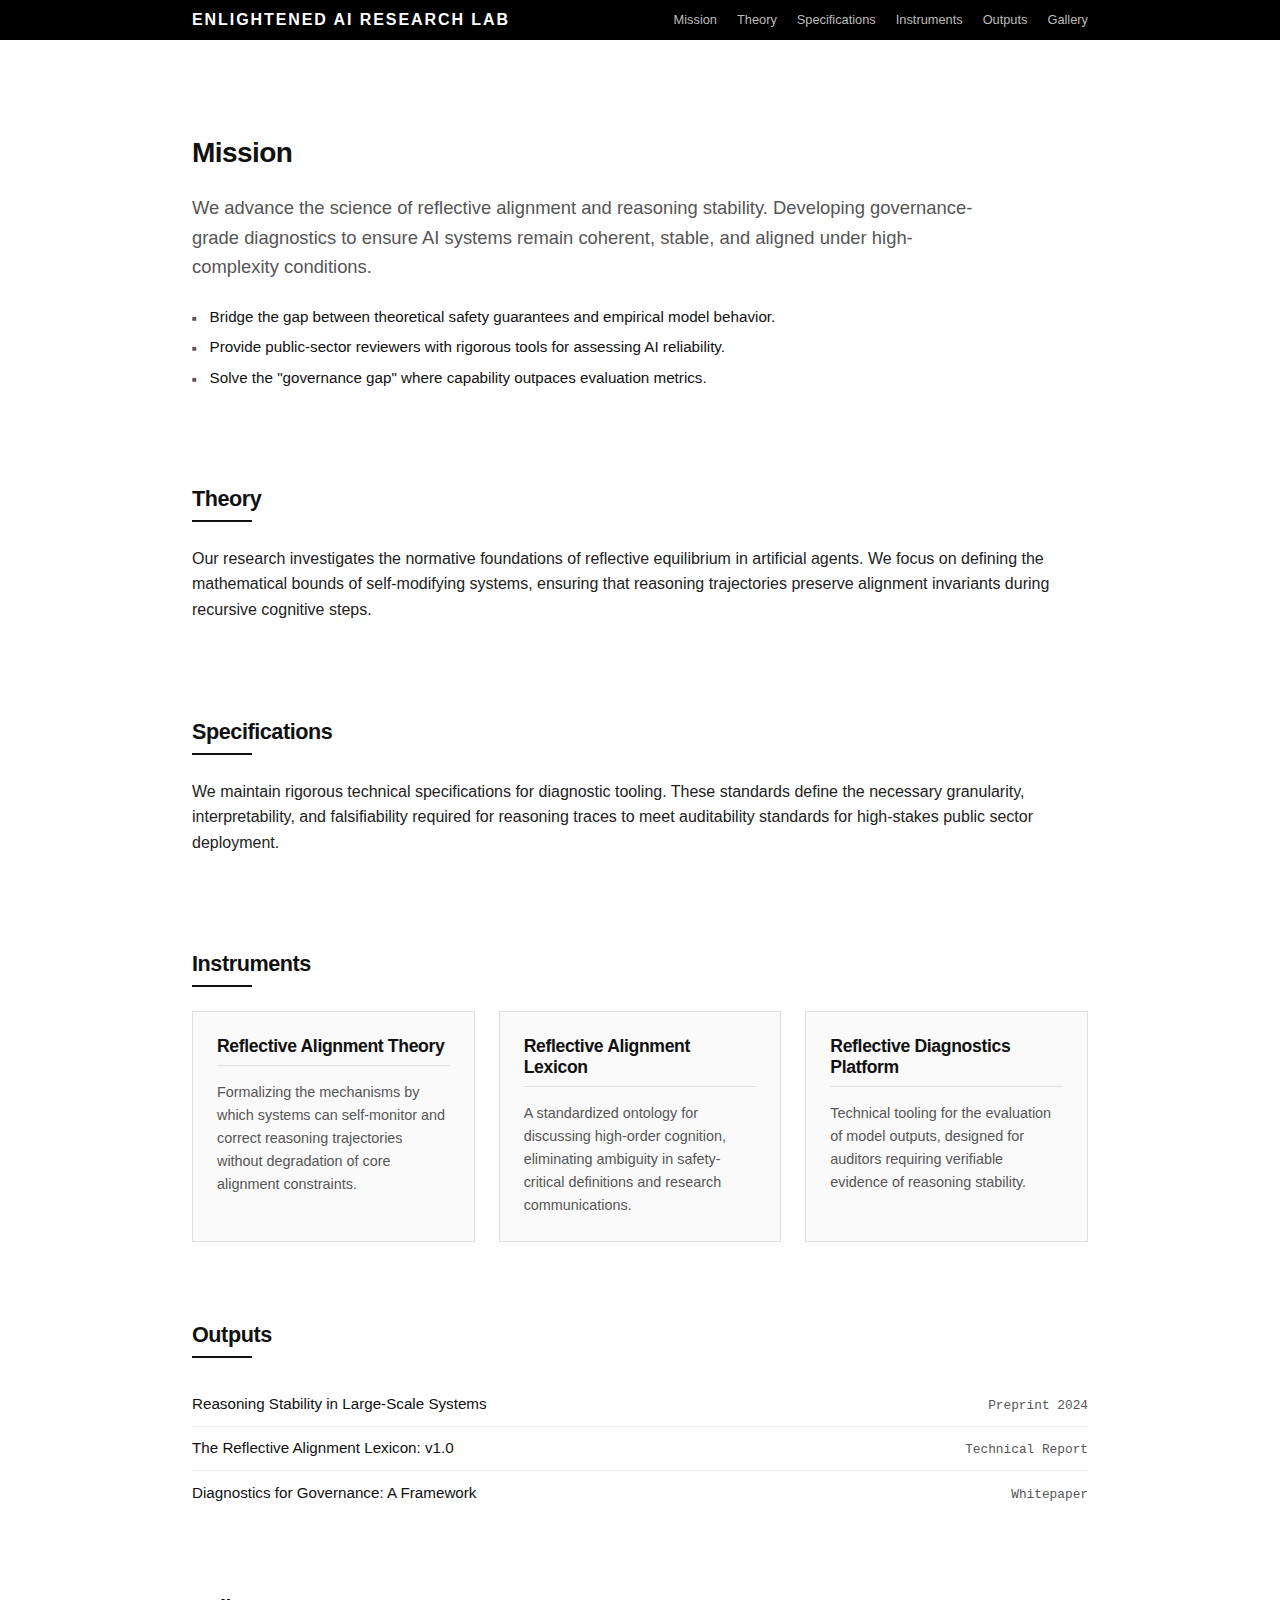
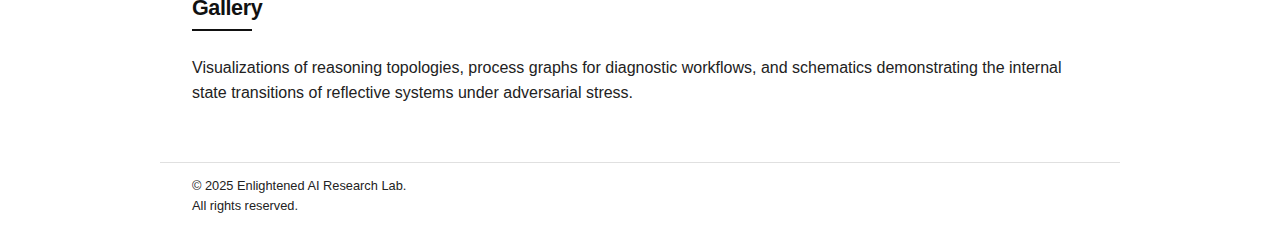
<file: index.html>
<!DOCTYPE html>
<html lang="en">
<head>
    <meta charset="UTF-8">
    <meta name="viewport" content="width=device-width, initial-scale=1.0">
    <title>Enlightened AI Research Lab</title>
    <style>
        /* RESET & BASE */
        :root {
            --bg-color: #ffffff;
            --text-main: #111111;
            --text-muted: #555555;
            --accent: #000000;
            --border: #e0e0e0;
            --max-width: 960px; 
        }

        html {
            scroll-behavior: smooth;
        }

        * {
            box-sizing: border-box;
        }

        body {
            margin: 0;
            padding: 0;
            font-family: -apple-system, BlinkMacSystemFont, "Segoe UI", Roboto, "Helvetica Neue", Arial, sans-serif;
            background-color: var(--bg-color);
            color: var(--text-main);
            line-height: 1.6;
            -webkit-font-smoothing: antialiased;
        }

        /* UTILITIES */
        .container {
            max-width: var(--max-width);
            margin: 0 auto;
            padding: 0 2rem;
        }

        /* HEADER - MASTHEAD STYLE */
        header {
            background-color: var(--accent);
            color: white;
            padding: 0.6rem 0; /* Tighter vertical rhythm */
            margin-bottom: 3.5rem;
            position: sticky;
            top: 0;
            z-index: 100;
        }

        .header-inner {
            display: flex;
            justify-content: space-between;
            align-items: center;
            flex-wrap: nowrap;
        }

        .lab-name {
            font-weight: 700;
            font-size: 1rem;
            letter-spacing: 0.12em; /* Increased tracking for authority */
            line-height: 1.2;
            text-transform: uppercase;
            white-space: nowrap;
        }

        nav {
            display: flex;
            align-items: center;
        }

        nav a {
            color: #bbb; /* Reduced contrast for secondary feel */
            text-decoration: none;
            font-size: 0.8rem; /* Smaller font size */
            margin-left: 1.25rem;
            white-space: nowrap;
            transition: color 0.2s;
        }

        nav a:hover { color: #fff; }

        /* TYPOGRAPHY */
        h1, h2, h3 {
            font-weight: 600;
            line-height: 1.2;
            margin-top: 0;
            letter-spacing: -0.02em;
        }

        h1 { 
            font-size: 1.75rem; 
            margin-bottom: 1.5rem;
        }

        h2 { 
            font-size: 1.35rem; 
            margin-top: 0; 
            margin-bottom: 1.5rem;
            position: relative;
        }

        /* Lab-style short underline */
        h2::after {
            content: "";
            display: block;
            width: 60px; 
            border-bottom: 2px solid var(--text-main);
            margin-top: 0.5rem;
        }

        h3 { 
            font-size: 1.1rem; 
            margin-bottom: 0.5rem; 
        }

        p { 
            margin-bottom: 1rem; 
            color: #222; 
        }

        /* SECTIONS */
        section {
            padding: 2.5rem 0;
            scroll-margin-top: 3rem; 
        }

        /* MISSION */
        .mission-statement {
            font-size: 1.15rem;
            color: var(--text-muted);
            font-weight: 300;
            max-width: 800px;
            margin-bottom: 1.5rem;
        }

        .why-list {
            list-style: none;
            padding: 0;
            margin-top: 1rem;
            max-width: 750px;
        }

        .why-list li {
            padding-left: 1.1rem;
            position: relative;
            margin-bottom: 0.5rem;
            color: var(--text-main);
            font-size: 0.95rem;
            line-height: 1.5;
        }

        .why-list li::before {
            content: "■";
            position: absolute;
            left: 0;
            top: 7px;
            font-size: 0.5rem;
            opacity: 0.7;
        }

        /* GRID SYSTEM */
        .stack-grid {
            display: grid;
            grid-template-columns: repeat(auto-fit, minmax(260px, 1fr));
            gap: 1.5rem;
        }

        .card {
            border: 1px solid var(--border);
            padding: 1.5rem;
            background: #fafafa;
        }

        .card h3 {
            margin-top: 0;
            border-bottom: 1px solid var(--border);
            padding-bottom: 0.5rem;
        }

        .card p {
            font-size: 0.9rem;
            color: var(--text-muted);
            margin-bottom: 0;
        }

        /* OUTPUTS */
        .pub-item {
            display: flex;
            justify-content: space-between;
            align-items: baseline;
            border-bottom: 1px solid #eee;
            padding: 0.6rem 0;
        }
        .pub-item:last-child { border-bottom: none; }
        .pub-title { font-weight: 500; font-size: 0.95rem; }
        .pub-meta { font-family: monospace; color: var(--text-muted); font-size: 0.8rem; }

        /* FOOTER */
        footer {
            margin-top: 4rem;
            padding: 2rem 0;
            border-top: 1px solid var(--border);
            color: var(--text-muted);
            font-size: 0.8rem;
        }

        /* RESPONSIVE */
        @media (max-width: 850px) {
            .header-inner { flex-direction: column; align-items: flex-start; gap: 0.5rem; }
            nav { flex-wrap: wrap; gap: 0rem; width: 100%; }
            nav a { margin-left: 0; margin-right: 1.25rem; }
        }
    </style>
</head>
<body>

    <header>
        <div class="container header-inner">
            <div class="lab-name">Enlightened AI Research Lab</div>
            <nav>
                <a href="#mission">Mission</a>
                <a href="#theory">Theory</a>
                <a href="#specs">Specifications</a>
                <a href="#instruments">Instruments</a>
                <a href="#outputs">Outputs</a>
                <a href="#gallery">Gallery</a>
            </nav>
        </div>
    </header>

    <main class="container">

        <section id="mission">
            <h1>Mission</h1>
            <p class="mission-statement">We advance the science of reflective alignment and reasoning stability. Developing governance-grade diagnostics to ensure AI systems remain coherent, stable, and aligned under high-complexity conditions.</p>
            
            <ul class="why-list">
                <li>Bridge the gap between theoretical safety guarantees and empirical model behavior.</li>
                <li>Provide public-sector reviewers with rigorous tools for assessing AI reliability.</li>
                <li>Solve the "governance gap" where capability outpaces evaluation metrics.</li>
            </ul>
        </section>

        <section id="theory">
            <h2>Theory</h2>
            <p>Our research investigates the normative foundations of reflective equilibrium in artificial agents. We focus on defining the mathematical bounds of self-modifying systems, ensuring that reasoning trajectories preserve alignment invariants during recursive cognitive steps.</p>
        </section>

        <section id="specs">
            <h2>Specifications</h2>
            <p>We maintain rigorous technical specifications for diagnostic tooling. These standards define the necessary granularity, interpretability, and falsifiability required for reasoning traces to meet auditability standards for high-stakes public sector deployment.</p>
        </section>

        <section id="instruments">
            <h2>Instruments</h2>
            <div class="stack-grid">
                <article class="card">
                    <h3>Reflective Alignment Theory</h3>
                    <p>Formalizing the mechanisms by which systems can self-monitor and correct reasoning trajectories without degradation of core alignment constraints.</p>
                </article>
                <article class="card">
                    <h3>Reflective Alignment Lexicon</h3>
                    <p>A standardized ontology for discussing high-order cognition, eliminating ambiguity in safety-critical definitions and research communications.</p>
                </article>
                <article class="card">
                    <h3>Reflective Diagnostics Platform</h3>
                    <p>Technical tooling for the evaluation of model outputs, designed for auditors requiring verifiable evidence of reasoning stability.</p>
                </article>
            </div>
        </section>

        <section id="outputs">
            <h2>Outputs</h2>
            <div class="pub-list">
                <div class="pub-item">
                    <span class="pub-title">Reasoning Stability in Large-Scale Systems</span>
                    <span class="pub-meta">Preprint 2024</span>
                </div>
                <div class="pub-item">
                    <span class="pub-title">The Reflective Alignment Lexicon: v1.0</span>
                    <span class="pub-meta">Technical Report</span>
                </div>
                <div class="pub-item">
                    <span class="pub-title">Diagnostics for Governance: A Framework</span>
                    <span class="pub-meta">Whitepaper</span>
                </div>
            </div>
        </section>

        <section id="gallery">
            <h2>Gallery</h2>
            <p>Visualizations of reasoning topologies, process graphs for diagnostic workflows, and schematics demonstrating the internal state transitions of reflective systems under adversarial stress.</p>
        </section>

    </main>

    <footer class="container">
        <p>&copy; 2025 Enlightened AI Research Lab. <br>
        All rights reserved.</p>
    </footer>

</body>
</html>
</file>
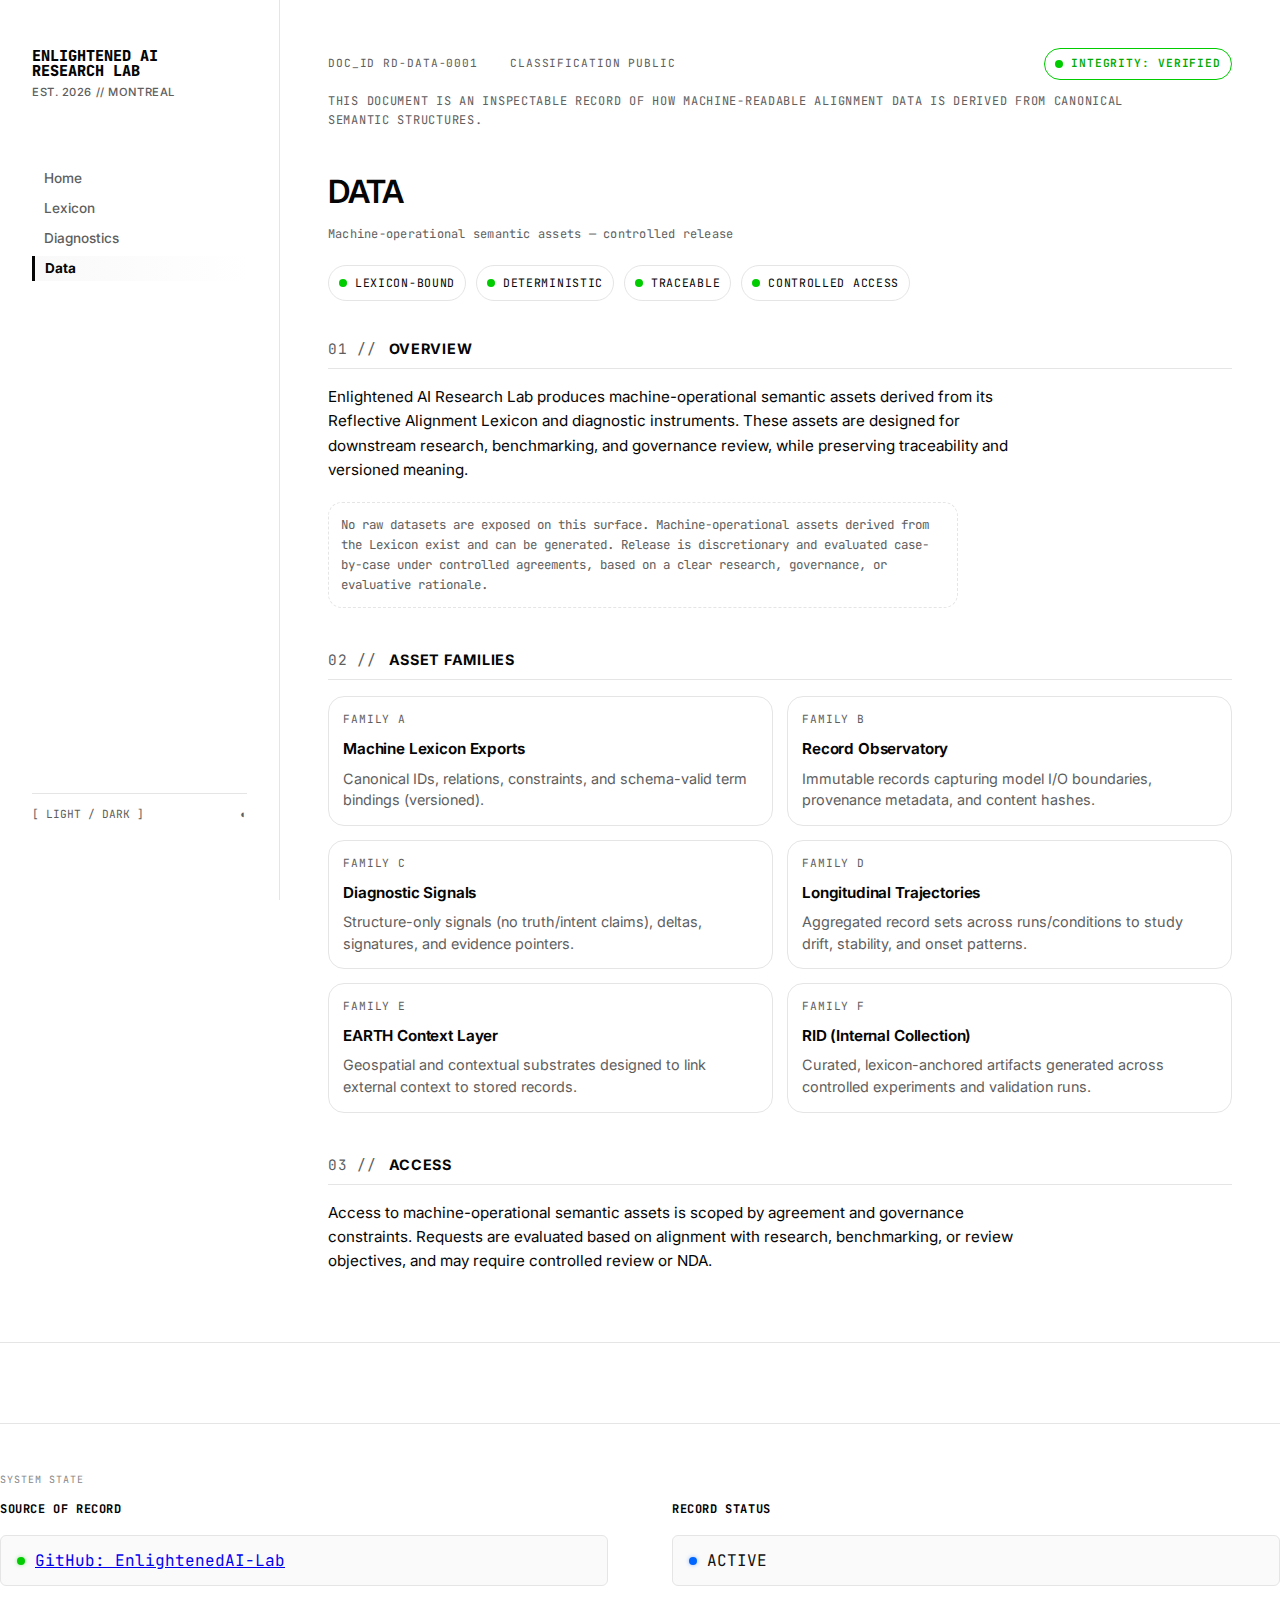
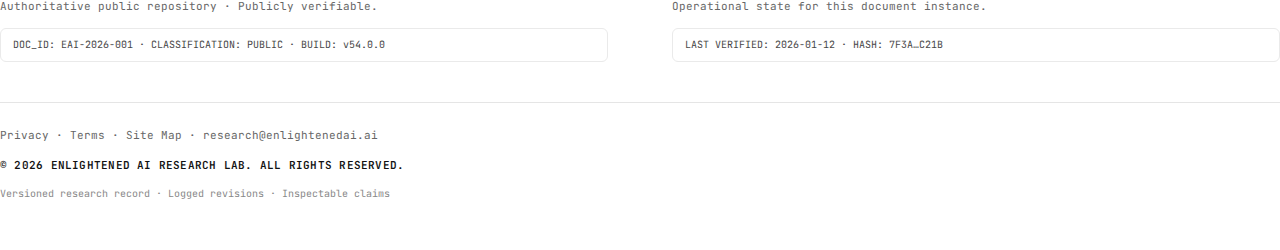
<file: data.html>
<!-- SAVE AS: data.html (same folder as index.html / lexicon.html / reflective-diagnostics.html) -->
<!DOCTYPE html>
<html lang="en">
<head>
  <meta charset="UTF-8">
  <meta name="viewport" content="width=device-width, initial-scale=1.0">
  <title>DATA | Enlightened AI</title>

  <link rel="preconnect" href="https://fonts.googleapis.com">
  <link rel="preconnect" href="https://fonts.gstatic.com" crossorigin>
  <link href="https://fonts.googleapis.com/css2?family=Inter:wght@400;500;600;700;800&family=JetBrains+Mono:wght@400;500&display=swap" rel="stylesheet">

  <link rel="stylesheet" href="/assets/css/footer.css">

  <style>
    :root {
      --bg-color: #ffffff;
      --text-main: #050505;
      --text-muted: #5e5e5e;
      --border-color: #e5e5e5;
      --sidebar-width: 280px;
      --font-stack: "Inter", -apple-system, BlinkMacSystemFont, "Segoe UI", Roboto, Helvetica, Arial, sans-serif;
      --font-mono: "JetBrains Mono", ui-monospace, SFMono-Regular, Menlo, Consolas, monospace;
      --status-ok: #00cc00;
      --status-warn: #ffb000;
      --status-bad: #cc0000;
    }

    body[data-theme="dark"] {
      --bg-color: #0a0a0a;
      --text-main: #f0f0f0;
      --text-muted: #888888;
      --border-color: #333333;
    }
    body[data-theme="dark"] aside { background-color: #0a0a0a; border-right-color: #333; }
    body[data-theme="dark"] .mobile-bar { background: rgba(10,10,10,0.95); border-bottom-color: #333; }
    body[data-theme="dark"] nav a.active { color: #fff; border-left-color: #fff; background: linear-gradient(90deg, #151515, #0a0a0a); }
    body[data-theme="dark"] nav a:hover { color: #fff; }
    body[data-theme="dark"] .theme-switch:hover { color: var(--text-main); }
    body[data-theme="dark"] h1, body[data-theme="dark"] h2 { color: #fff; }
    body[data-theme="dark"] .card { background:#111; border-color:#333; }
    body[data-theme="dark"] .pill { background:#111; border-color:#333; }
    body[data-theme="dark"] .note { border-color:#333; }

    * { box-sizing: border-box; }
    html { scroll-behavior: smooth; }

    body {
      margin: 0; padding: 0;
      font-family: var(--font-stack);
      background-color: var(--bg-color);
      color: var(--text-main);
      line-height: 1.6;
      -webkit-font-smoothing: antialiased;
      display: flex;
      flex-direction: column;
      min-height: 100vh;
      transition: background-color 0.2s, color 0.2s;
    }

    .layout-wrapper { display: flex; flex: 1; width: 100%; }

    /* MOBILE BAR */
    .mobile-bar {
      display: none;
      position: fixed; top: 0; left: 0; right: 0;
      z-index: 10001;
      background: rgba(255,255,255,0.98);
      border-bottom: 1px solid var(--border-color);
      padding: 0 1.25rem;
      height: 50px;
      align-items: center;
      justify-content: space-between;
      backdrop-filter: blur(10px);
    }
    .mobile-brand { font-weight: 800; font-size: 0.85rem; letter-spacing: -0.02em; }
    .mobile-index-btn {
      font-family: var(--font-mono); font-size: 0.75rem; padding: 4px 10px;
      border: 1px solid var(--border-color); background: var(--bg-color);
      color: var(--text-main); cursor: pointer;
    }

    /* SIDEBAR */
    aside {
      width: var(--sidebar-width);
      height: 100vh; position: sticky; top: 0; align-self: flex-start;
      border-right: 1px solid var(--border-color); padding: 3rem 2rem;
      display: flex; flex-direction: column; flex-shrink: 0;
      background: var(--bg-color); z-index: 1000;
      overflow-y: auto;
    }

    .brand { margin-bottom: 4rem; }
    .brand div { font-family: var(--font-mono); font-weight: 800; font-size: 0.95rem; line-height: 1.0; color: var(--text-main); }
    .brand span { display:block; margin-top: 6px; font-weight: 500; font-size: 0.7rem; letter-spacing: 0.05em; color: var(--text-muted); }

    .scramble-brand, .scramble-hover {
      font-family: var(--font-mono);
      font-weight: 400;
      color: var(--text-muted);
      margin-right: 0.75rem;
      cursor: crosshair;
      user-select: none;
    }

    nav ul { list-style: none; padding: 0; margin: 0; }
    nav li { margin-bottom: 4px; }
    nav a {
      text-decoration: none; color: var(--text-muted);
      font-size: 0.85rem; font-weight: 500;
      padding: 2px 0 2px 10px; border-left: 2px solid transparent; display:block;
    }
    nav a:hover { color: var(--text-main); }
    nav a.active { color: var(--text-main); font-weight: 700; border-left: 3px solid var(--text-main); background: linear-gradient(90deg, #f9f9f9, #fff); }

    .theme-switch {
      margin-top: auto; margin-bottom: 1rem; cursor: pointer;
      font-family: var(--font-mono); font-size: 0.7rem; color: var(--text-muted);
      display: flex; justify-content: space-between; padding: 12px 0;
      border-top: 1px solid var(--border-color); transition: color 0.2s;
    }
    .theme-switch:hover { color: var(--text-main); }

    /* MAIN */
    main { flex-grow: 1; padding: 3rem 3rem; max-width: 1100px; width: 100%; }
    h1 { font-size: 2rem; font-weight: 600; letter-spacing: -0.03em; margin: 0 0 0.5rem 0; }
    .doc-subtitle { font-family: var(--font-mono); font-size: 0.75rem; color: var(--text-muted); margin-bottom: 1.25rem; letter-spacing: 0.02em; }

    /* DOC HEADER (matches Lexicon/Diagnostics pattern) */
    .doc-header {
      display: flex;
      justify-content: space-between;
      align-items: center;
      margin-bottom: 0.75rem;
      font-family: var(--font-mono);
      font-size: 0.7rem;
      letter-spacing: 0.08em;
      color: var(--text-muted);
      text-transform: uppercase;
    }
    .doc-meta span { margin-right: 1.5rem; }
    .doc-integrity {
      display: flex;
      align-items: center;
      gap: 8px;
      border: 1px solid #00cc00;
      color: #00aa00;
      padding: 6px 10px;
      border-radius: 999px;
      font-weight: 600;
      white-space: nowrap;
    }
    .doc-statement {
      font-family: var(--font-mono);
      font-size: 0.75rem;
      color: var(--text-muted);
      letter-spacing: 0.06em;
      margin-bottom: 2.25rem;
      text-transform: uppercase;
      max-width: 120ch;
    }

    h2 {
      font-size: 0.9rem; font-weight: 700; text-transform: uppercase;
      letter-spacing: 0.05em; margin: 0 0 1rem 0;
      border-bottom: 1px solid var(--border-color);
      padding-bottom: 0.5rem;
      display:flex; align-items:center;
    }

    p { margin: 0 0 1.25rem 0; max-width: 70ch; font-size: 0.95rem; }

    .grid { display: grid; grid-template-columns: 1fr 1fr; gap: 14px; margin-top: 12px; }
    .card {
      border: 1px solid var(--border-color);
      border-radius: 16px;
      padding: 14px;
      background: var(--bg-color);
    }
    .k { font-family: var(--font-mono); font-size: 0.7rem; color: var(--text-muted); letter-spacing: 0.08em; text-transform: uppercase; margin-bottom: 8px; }
    .t { font-size: 0.95rem; font-weight: 650; letter-spacing: -0.01em; margin-bottom: 6px; }
    .d { font-size: 0.9rem; color: var(--text-muted); line-height: 1.5; margin: 0; }

    .pills { display:flex; flex-wrap:wrap; gap:10px; margin-top: 10px; }
    .pill {
      display:flex; align-items:center; gap:8px;
      border:1px solid var(--border-color);
      border-radius: 999px;
      padding: 8px 10px;
      background: var(--bg-color);
      font-family: var(--font-mono);
      font-size: 0.72rem;
      letter-spacing: 0.06em;
      color: var(--text-main);
      user-select:none;
    }
    .dot { width:8px; height:8px; border-radius:50%; background: var(--status-ok); }

    .note {
      border: 1px dashed var(--border-color);
      border-radius: 14px;
      padding: 12px;
      font-family: var(--font-mono);
      font-size: 0.78rem;
      color: var(--text-muted);
      margin-top: 14px;
      max-width: 90ch;
    }

    #footer-mount { width: 100%; z-index: 100; border-top: 1px solid var(--border-color); background: var(--bg-color); }

    @media (max-width: 900px) {
      .layout-wrapper { display: block; }
      body { overflow-x: hidden; }
      .mobile-bar { display: flex; }

      aside {
        position: fixed; top: 50px; left: 0; width: 100%; height: calc(100vh - 50px);
        transform: translateX(-100%); transition: transform 0.25s ease;
        border-right: none; padding: 2rem; background: var(--bg-color); overflow-y: auto; z-index: 10000;
      }
      aside.open { transform: translateX(0); }
      main { padding: 1.5rem; margin-top: 50px; width: 100%; max-width: 100vw; }
      .grid { grid-template-columns: 1fr; }

      .doc-header { flex-direction: column; align-items: flex-start; gap: 10px; }
      .doc-meta span { display:inline-block; margin-right: 1rem; }
    }
  </style>
</head>

<body data-theme="light">
  <header class="mobile-bar">
    <div class="mobile-brand">ENLIGHTENED AI</div>
    <div style="display:flex; align-items:center; gap:15px;">
      <span id="theme-icon-mobile" onclick="toggleTheme()" style="cursor:pointer; font-size:1.1rem; user-select:none;">◐</span>
      <button class="mobile-index-btn" onclick="document.getElementById('sidebar').classList.toggle('open')">INDEX</button>
    </div>
  </header>

  <div class="layout-wrapper">
    <aside id="sidebar">
      <div class="brand">
        <div class="scramble-brand" data-value="ENLIGHTENED AI">ENLIGHTENED AI</div>
        <div class="scramble-brand" data-value="RESEARCH LAB">RESEARCH LAB</div>
        <span>EST. 2026 // MONTREAL</span>
      </div>

      <nav>
        <ul>
          <li><a href="index.html">Home</a></li>
          <li><a href="lexicon.html">Lexicon</a></li>
          <li><a href="reflective-diagnostics.html">Diagnostics</a></li>
          <li><a href="data.html" class="active">Data</a></li>
        </ul>
      </nav>

      <div class="theme-switch" onclick="toggleTheme()">
        [ LIGHT / DARK ] <span id="theme-icon">◐</span>
      </div>
    </aside>

    <main>
      <!-- DOCUMENT HEADER (added) -->
      <div class="doc-header">
        <div class="doc-meta">
          <span>DOC_ID RD-DATA-0001</span>
          <span>CLASSIFICATION PUBLIC</span>
        </div>
        <div class="doc-integrity">
          <span class="dot"></span>
          INTEGRITY: VERIFIED
        </div>
      </div>

      <div class="doc-statement">
        THIS DOCUMENT IS AN INSPECTABLE RECORD OF HOW MACHINE-READABLE ALIGNMENT DATA
        IS DERIVED FROM CANONICAL SEMANTIC STRUCTURES.
      </div>

      <div style="margin-bottom: 2.25rem;">
        <h1>DATA</h1>
        <div class="doc-subtitle">Machine-operational semantic assets — controlled release</div>

        <div class="pills">
          <div class="pill"><span class="dot"></span>LEXICON-BOUND</div>
          <div class="pill"><span class="dot"></span>DETERMINISTIC</div>
          <div class="pill"><span class="dot"></span>TRACEABLE</div>
          <div class="pill"><span class="dot"></span>CONTROLLED ACCESS</div>
        </div>
      </div>

      <section>
        <h2><span class="scramble-hover" data-value="01 //">01 //</span> Overview</h2>
        <p>
          Enlightened AI Research Lab produces machine-operational semantic assets derived from its Reflective Alignment Lexicon
          and diagnostic instruments. These assets are designed for downstream research, benchmarking, and governance review,
          while preserving traceability and versioned meaning.
        </p>

        <div class="note">
          No raw datasets are exposed on this surface. Machine-operational assets derived from the Lexicon exist and can be generated.
          Release is discretionary and evaluated case-by-case under controlled agreements, based on a clear research, governance,
          or evaluative rationale.
        </div>
      </section>

      <section style="margin-top: 2.5rem;">
        <h2><span class="scramble-hover" data-value="02 //">02 //</span> Asset Families</h2>

        <div class="grid">
          <div class="card">
            <div class="k">Family A</div>
            <div class="t">Machine Lexicon Exports</div>
            <p class="d">Canonical IDs, relations, constraints, and schema-valid term bindings (versioned).</p>
          </div>

          <div class="card">
            <div class="k">Family B</div>
            <div class="t">Record Observatory</div>
            <p class="d">Immutable records capturing model I/O boundaries, provenance metadata, and content hashes.</p>
          </div>

          <div class="card">
            <div class="k">Family C</div>
            <div class="t">Diagnostic Signals</div>
            <p class="d">Structure-only signals (no truth/intent claims), deltas, signatures, and evidence pointers.</p>
          </div>

          <div class="card">
            <div class="k">Family D</div>
            <div class="t">Longitudinal Trajectories</div>
            <p class="d">Aggregated record sets across runs/conditions to study drift, stability, and onset patterns.</p>
          </div>

          <div class="card">
            <div class="k">Family E</div>
            <div class="t">EARTH Context Layer</div>
            <p class="d">Geospatial and contextual substrates designed to link external context to stored records.</p>
          </div>

          <div class="card">
            <div class="k">Family F</div>
            <div class="t">RID (Internal Collection)</div>
            <p class="d">Curated, lexicon-anchored artifacts generated across controlled experiments and validation runs.</p>
          </div>
        </div>
      </section>

      <section style="margin-top: 2.5rem;">
        <h2><span class="scramble-hover" data-value="03 //">03 //</span> Access</h2>
        <p>
          Access to machine-operational semantic assets is scoped by agreement and governance constraints.
          Requests are evaluated based on alignment with research, benchmarking, or review objectives,
          and may require controlled review or NDA.
        </p>
      </section>
    </main>
  </div>

  <div id="footer-mount"></div>

  <script>
    fetch('/partials/footer.html')
      .then(r => r.ok ? r.text() : '')
      .then(html => { if (html) document.getElementById('footer-mount').innerHTML = html; })
      .catch(() => {});
  </script>

  <script>
    // Theme
    function setTheme(theme) {
      document.body.setAttribute('data-theme', theme);
      localStorage.setItem('theme', theme);
      const icon = document.getElementById('theme-icon');
      if (icon) icon.textContent = (theme === 'dark') ? '◑' : '◐';
      const iconMobile = document.getElementById('theme-icon-mobile');
      if (iconMobile) iconMobile.textContent = (theme === 'dark') ? '◑' : '◐';
    }
    function toggleTheme() {
      const current = document.body.getAttribute('data-theme') || 'light';
      setTheme(current === 'dark' ? 'light' : 'dark');
    }
    setTheme(localStorage.getItem('theme') || 'light');

    // Mobile: close sidebar when clicking outside
    document.addEventListener("click", (e) => {
      if (window.innerWidth > 900) return;
      const sidebar = document.getElementById("sidebar");
      const isOpen = sidebar.classList.contains("open");
      if (!isOpen) return;
      const clickedInside = sidebar.contains(e.target) || e.target.closest(".mobile-bar") || e.target.closest(".mobile-index-btn");
      if (!clickedInside) sidebar.classList.remove("open");
    });

    // Scramble (brand + headings)
    const letters = "ABCDEFGHIJKLMNOPQRSTUVWXYZ0123456789!@#$%^&*()_+";
    function scrambleText(element) {
      let iterations = 0;
      const originalText = element.dataset.value || element.innerText;
      if (element.interval) clearInterval(element.interval);

      element.interval = setInterval(() => {
        element.innerText = originalText.split("").map((ch, idx) => {
          if (idx < iterations) return originalText[idx];
          return letters[Math.floor(Math.random() * letters.length)];
        }).join("");

        if (iterations >= originalText.length) clearInterval(element.interval);
        iterations += 1 / 3;
      }, 30);
    }

    document.querySelectorAll(".scramble-brand, .scramble-hover").forEach(el => {
      if (!el.dataset.value) el.dataset.value = el.innerText;
      el.addEventListener("mouseover", (e) => scrambleText(e.currentTarget));
    });
  </script>
</body>
</html>
</file>
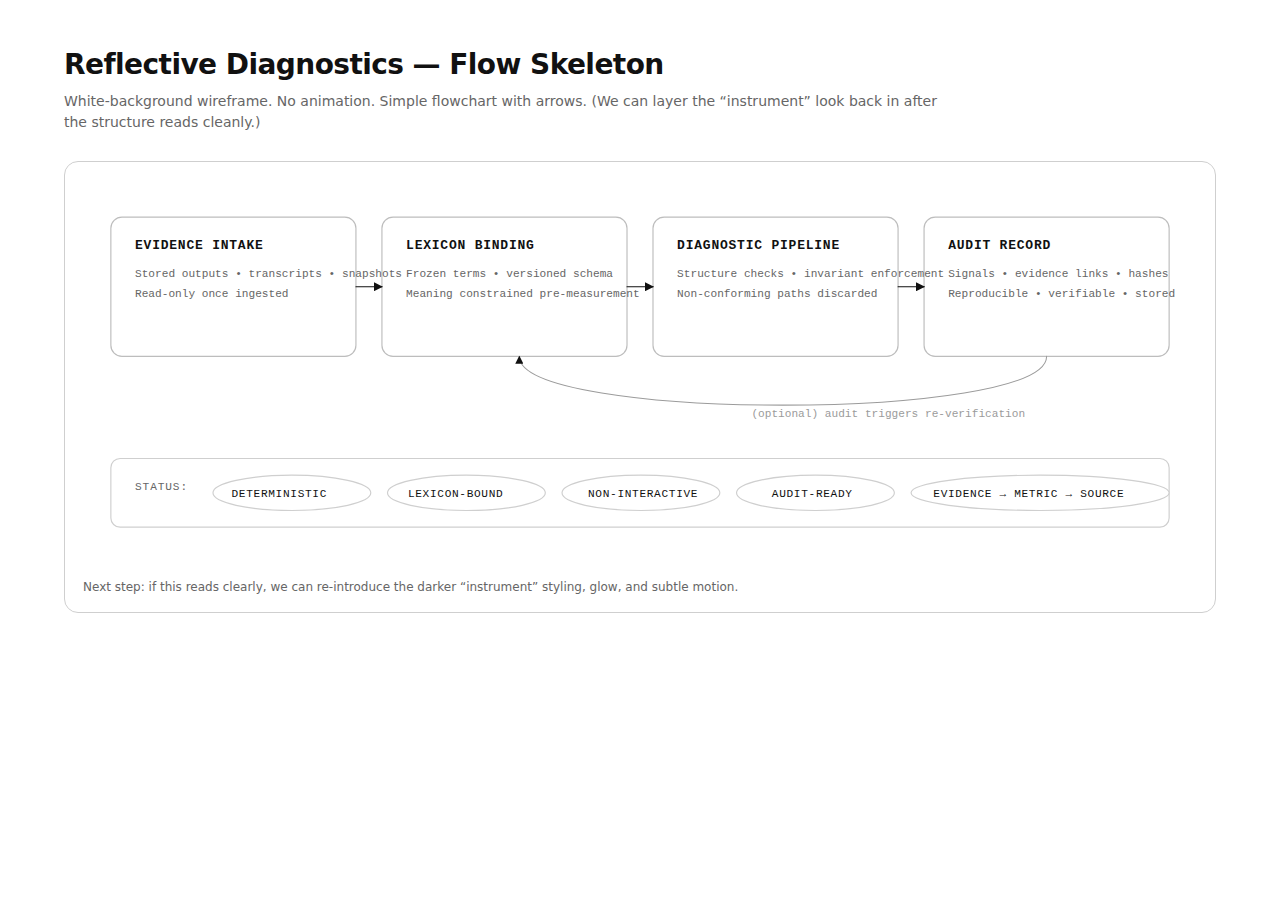
<file: diag-diagram-preview.html>
<!DOCTYPE html>
<html lang="en">
<head>
  <meta charset="UTF-8" />
  <meta name="viewport" content="width=device-width, initial-scale=1.0" />
  <title>Reflective Diagnostics — Flow Skeleton</title>
  <style>
    :root{
      --bg:#ffffff;
      --ink:#111111;
      --muted:#666666;
      --line:#cfcfcf;
      --box:#ffffff;
      --boxLine:#bdbdbd;
    }
    *{box-sizing:border-box}
    body{
      margin:0;
      background:var(--bg);
      color:var(--ink);
      font-family: Inter, system-ui, -apple-system, Segoe UI, Roboto, Helvetica, Arial, sans-serif;
    }
    .wrap{
      max-width:1200px;
      margin:0 auto;
      padding:48px 24px;
    }
    .title{
      font-weight:800;
      letter-spacing:-0.02em;
      margin:0 0 10px 0;
      font-size:28px;
    }
    .sub{
      margin:0 0 28px 0;
      color:var(--muted);
      font-size:14px;
      line-height:1.5;
      max-width:900px;
    }
    .frame{
      border:1px solid var(--line);
      border-radius:14px;
      padding:18px;
      background:#fff;
    }
    .hint{
      margin-top:10px;
      color:var(--muted);
      font-size:12px;
    }
    svg{width:100%; height:auto; display:block}
    .box{
      fill:var(--box);
      stroke:var(--boxLine);
      stroke-width:1.25;
      rx:12; ry:12;
    }
    .boxtitle{
      font-family: ui-monospace, SFMono-Regular, Menlo, Consolas, "Liberation Mono", monospace;
      font-size:14px;
      font-weight:700;
      letter-spacing:0.06em;
      text-transform:uppercase;
      fill:var(--ink);
    }
    .boxtext{
      font-family: ui-monospace, SFMono-Regular, Menlo, Consolas, "Liberation Mono", monospace;
      font-size:12px;
      fill:var(--muted);
    }
    .arrow{
      stroke:var(--ink);
      stroke-width:1.25;
      fill:none;
      stroke-linecap:round;
      stroke-linejoin:round;
    }
    .rail{
      fill:#fff;
      stroke:var(--line);
      stroke-width:1.25;
      rx:10; ry:10;
    }
    .railtext{
      font-family: ui-monospace, SFMono-Regular, Menlo, Consolas, "Liberation Mono", monospace;
      font-size:12px;
      fill:var(--muted);
      letter-spacing:0.08em;
      text-transform:uppercase;
    }
    .chip{
      fill:#fff;
      stroke:var(--line);
      stroke-width:1.25;
      rx:999; ry:999;
    }
    .chiptext{
      font-family: ui-monospace, SFMono-Regular, Menlo, Consolas, "Liberation Mono", monospace;
      font-size:12px;
      fill:var(--ink);
      letter-spacing:0.06em;
      text-transform:uppercase;
    }
  </style>
</head>
<body>
  <div class="wrap">
    <h1 class="title">Reflective Diagnostics — Flow Skeleton</h1>
    <p class="sub">
      White-background wireframe. No animation. Simple flowchart with arrows.
      (We can layer the “instrument” look back in after the structure reads cleanly.)
    </p>

    <div class="frame">
      <svg viewBox="0 0 1200 420" role="img" aria-label="Diagnostics flow skeleton">
        <defs>
          <marker id="arrowHead" viewBox="0 0 10 10" refX="9" refY="5" markerWidth="8" markerHeight="8" orient="auto-start-reverse">
            <path d="M 0 0 L 10 5 L 0 10 z" fill="#111111"></path>
          </marker>
        </defs>

        <!-- TOP ROW: 4 BOXES -->
        <!-- Box geometry -->
        <!-- x positions: 30, 322, 614, 906 ; width 264 ; height 150 -->
        <rect class="box" x="30"  y="40" width="264" height="150"></rect>
        <rect class="box" x="322" y="40" width="264" height="150"></rect>
        <rect class="box" x="614" y="40" width="264" height="150"></rect>
        <rect class="box" x="906" y="40" width="264" height="150"></rect>

        <!-- Titles -->
        <text class="boxtitle" x="56"  y="74">Evidence intake</text>
        <text class="boxtitle" x="348" y="74">Lexicon binding</text>
        <text class="boxtitle" x="640" y="74">Diagnostic pipeline</text>
        <text class="boxtitle" x="932" y="74">Audit record</text>

        <!-- Body text (2 lines each) -->
        <text class="boxtext" x="56"  y="104">Stored outputs • transcripts • snapshots</text>
        <text class="boxtext" x="56"  y="126">Read-only once ingested</text>

        <text class="boxtext" x="348" y="104">Frozen terms • versioned schema</text>
        <text class="boxtext" x="348" y="126">Meaning constrained pre-measurement</text>

        <text class="boxtext" x="640" y="104">Structure checks • invariant enforcement</text>
        <text class="boxtext" x="640" y="126">Non-conforming paths discarded</text>

        <text class="boxtext" x="932" y="104">Signals • evidence links • hashes</text>
        <text class="boxtext" x="932" y="126">Reproducible • verifiable • stored</text>

        <!-- ARROWS between boxes -->
        <path class="arrow" marker-end="url(#arrowHead)" d="M 294 115 L 322 115"></path>
        <path class="arrow" marker-end="url(#arrowHead)" d="M 586 115 L 614 115"></path>
        <path class="arrow" marker-end="url(#arrowHead)" d="M 878 115 L 906 115"></path>

        <!-- Optional: feedback loop from Audit Record back to Binding (thin, light) -->
        <path class="arrow" marker-end="url(#arrowHead)" d="M 1038 190 C 1038 260, 470 260, 470 190"
              style="stroke:#9b9b9b; stroke-width:1.1;"></path>
        <text class="boxtext" x="720" y="255" style="fill:#9b9b9b;">(optional) audit triggers re-verification</text>

        <!-- BOTTOM RAIL -->
        <rect class="rail" x="30" y="300" width="1140" height="74"></rect>
        <text class="railtext" x="56" y="334">Status:</text>

        <!-- Chips -->
        <rect class="chip" x="140" y="318" width="170" height="38"></rect>
        <text class="chiptext" x="160" y="342">Deterministic</text>

        <rect class="chip" x="328" y="318" width="170" height="38"></rect>
        <text class="chiptext" x="350" y="342">Lexicon-bound</text>

        <rect class="chip" x="516" y="318" width="170" height="38"></rect>
        <text class="chiptext" x="544" y="342">Non-interactive</text>

        <rect class="chip" x="704" y="318" width="170" height="38"></rect>
        <text class="chiptext" x="742" y="342">Audit-ready</text>

        <rect class="chip" x="892" y="318" width="278" height="38"></rect>
        <text class="chiptext" x="916" y="342">Evidence → metric → source</text>
      </svg>
      <div class="hint">Next step: if this reads clearly, we can re-introduce the darker “instrument” styling, glow, and subtle motion.</div>
    </div>
  </div>
</body>
</html>
</file>
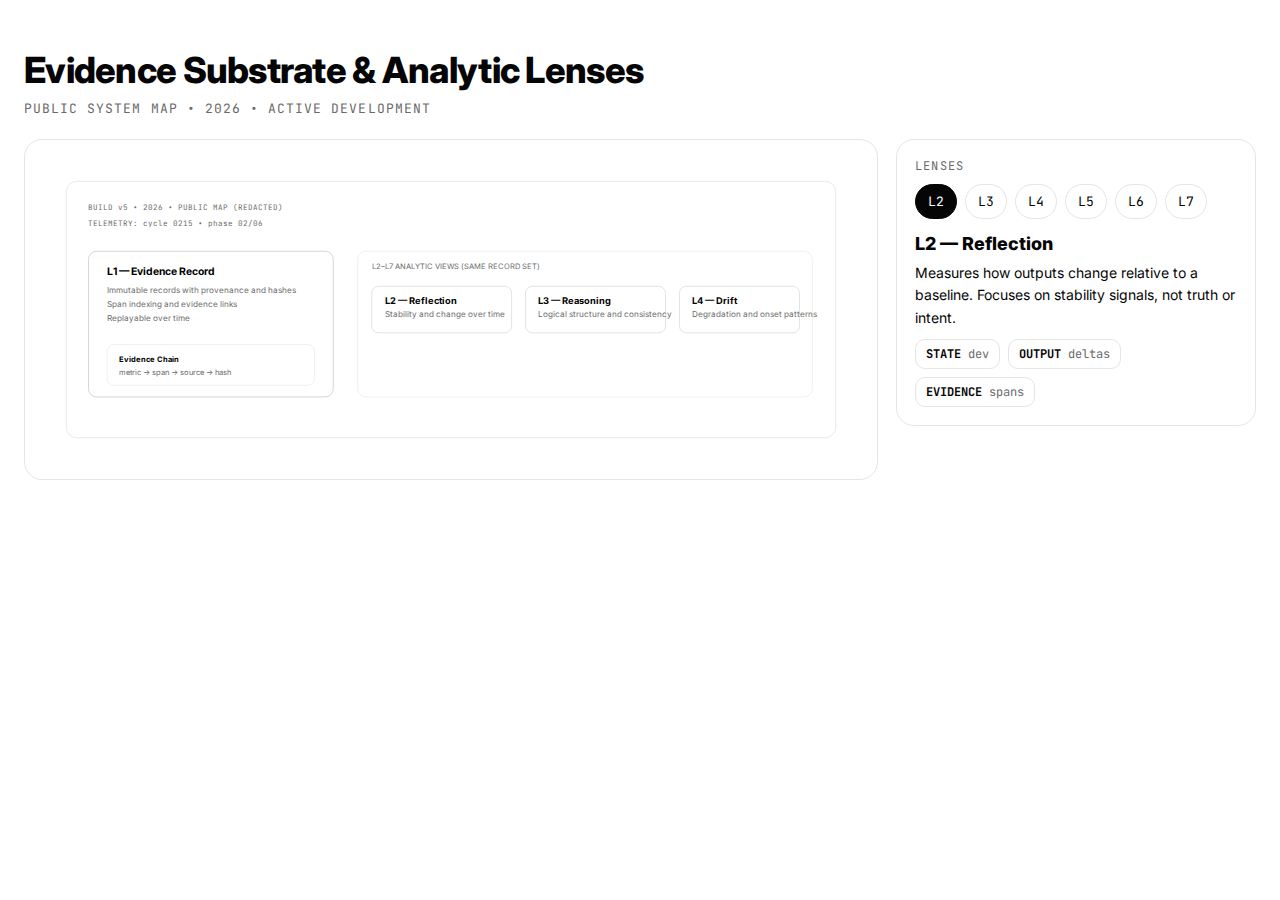
<file: diag-layers-substrate.html>
<!DOCTYPE html>
<html lang="en">
<head>
<meta charset="UTF-8" />
<meta name="viewport" content="width=device-width, initial-scale=1.0"/>
<title>Evidence Substrate & Analytic Lenses</title>

<link rel="preconnect" href="https://fonts.googleapis.com">
<link rel="preconnect" href="https://fonts.gstatic.com" crossorigin>
<link href="https://fonts.googleapis.com/css2?family=Inter:wght@400;600;700;800&family=JetBrains+Mono:wght@400;600&display=swap" rel="stylesheet">

<style>
:root{
  --bg:#fff;
  --text:#050505;
  --muted:#6a6a6a;
  --border:#e5e5e5;
  --strong:#cfcfcf;
  --ok:#00cc00;
  --mono:"JetBrains Mono", monospace;
  --sans:"Inter", system-ui, sans-serif;
}

*{box-sizing:border-box}
body{margin:0;background:var(--bg);color:var(--text);font-family:var(--sans)}
.wrap{max-width:1280px;margin:0 auto;padding:48px 24px 72px}

h1{
  margin:0 0 8px;
  font-size:36px;
  font-weight:800;
  letter-spacing:-0.02em;
}
.sub{
  font-family:var(--mono);
  font-size:13px;
  color:var(--muted);
  letter-spacing:.08em;
  text-transform:uppercase;
  margin-bottom:22px;
}

.row{display:flex;gap:18px;align-items:flex-start}

.card{
  flex:1;
  border:1px solid var(--border);
  border-radius:18px;
  padding:18px;
  background:#fff;
}

.panel{
  width:360px;
  border:1px solid var(--border);
  border-radius:18px;
  padding:18px;
  background:#fff;
  position:sticky;
  top:18px;
}

.kicker{
  font-family:var(--mono);
  font-size:12px;
  letter-spacing:.1em;
  text-transform:uppercase;
  color:var(--muted);
  margin-bottom:10px;
}

.modebar,.lensbar{display:flex;gap:8px;flex-wrap:wrap}

.btn,.pill{
  font-family:var(--mono);
  font-size:13px;
  padding:8px 12px;
  border:1px solid var(--border);
  background:#fff;
  border-radius:999px;
  cursor:pointer;
}

.btn.active,.pill.active{
  border-color:#050505;
  background:#050505;
  color:#fff;
}

.moduleTitle{
  font-size:18px;
  font-weight:800;
  margin:14px 0 8px;
}

.moduleText{
  font-size:14px;
  line-height:1.6;
}

.chips{display:flex;gap:8px;flex-wrap:wrap;margin-top:10px}
.chip{
  font-family:var(--mono);
  font-size:12px;
  padding:6px 10px;
  border:1px solid var(--border);
  border-radius:10px;
  color:var(--muted);
}
.chip strong{color:#050505}

.svg-wrap{width:100%;overflow:hidden}
svg{width:100%;height:auto;display:block}

@media(max-width:980px){
  .row{flex-direction:column}
  .panel{width:100%;position:relative}
}
</style>
</head>

<body>
<div class="wrap">
  <h1>Evidence Substrate & Analytic Lenses</h1>
  <div class="sub">PUBLIC SYSTEM MAP • 2026 • ACTIVE DEVELOPMENT</div>

  <div class="row">
    <div class="card">
      <div class="svg-wrap">
        <svg viewBox="0 0 1400 520" aria-label="Evidence substrate and lenses">

          <rect x="40" y="40" width="1320" height="440" rx="18"
                fill="#fff" stroke="#e5e5e5" stroke-width="1.5"/>

          <!-- Top metadata only (NO second title) -->
          <text x="78" y="90" font-family="JetBrains Mono" font-size="13" fill="#6a6a6a">
            BUILD v5 • 2026 • PUBLIC MAP (REDACTED)
          </text>

          <text x="78" y="116" font-family="JetBrains Mono" font-size="13" fill="#6a6a6a">
            TELEMETRY: cycle 0215 • phase 02/06
          </text>

          <!-- L1 -->
          <rect x="78" y="160" width="420" height="250" rx="14"
                fill="#fff" stroke="#cfcfcf" stroke-width="1.5"/>

          <text x="110" y="200" font-size="18" font-weight="700">
            L1 — Evidence Record
          </text>

          <text x="110" y="232" font-size="14" fill="#6a6a6a">
            Immutable records with provenance and hashes
          </text>
          <text x="110" y="256" font-size="14" fill="#6a6a6a">
            Span indexing and evidence links
          </text>
          <text x="110" y="280" font-size="14" fill="#6a6a6a">
            Replayable over time
          </text>

          <rect x="110" y="320" width="356" height="70" rx="12"
                fill="#fff" stroke="#e5e5e5"/>

          <text x="130" y="350" font-size="13" font-weight="700">
            Evidence Chain
          </text>
          <text x="130" y="372" font-size="13" fill="#6a6a6a">
            metric → span → source → hash
          </text>

          <!-- Lenses -->
          <rect x="540" y="160" width="780" height="250" rx="14"
                fill="#fff" stroke="#e5e5e5"/>

          <text x="564" y="190" font-size="13" fill="#6a6a6a">
            L2–L7 ANALYTIC VIEWS (SAME RECORD SET)
          </text>

          <g>
            <rect x="564" y="220" width="240" height="80" rx="12"
                  fill="#fff" stroke="#cfcfcf"/>
            <text x="586" y="250" font-size="16" font-weight="700">L2 — Reflection</text>
            <text x="586" y="272" font-size="14" fill="#6a6a6a">
              Stability and change over time
            </text>
          </g>

          <g>
            <rect x="828" y="220" width="240" height="80" rx="12"
                  fill="#fff" stroke="#cfcfcf"/>
            <text x="850" y="250" font-size="16" font-weight="700">L3 — Reasoning</text>
            <text x="850" y="272" font-size="14" fill="#6a6a6a">
              Logical structure and consistency
            </text>
          </g>

          <g>
            <rect x="1092" y="220" width="206" height="80" rx="12"
                  fill="#fff" stroke="#cfcfcf"/>
            <text x="1114" y="250" font-size="16" font-weight="700">L4 — Drift</text>
            <text x="1114" y="272" font-size="14" fill="#6a6a6a">
              Degradation and onset patterns
            </text>
          </g>

        </svg>
      </div>
    </div>

    <div class="panel">
      <div class="kicker">Lenses</div>

      <div class="lensbar">
        <div class="pill active">L2</div>
        <div class="pill">L3</div>
        <div class="pill">L4</div>
        <div class="pill">L5</div>
        <div class="pill">L6</div>
        <div class="pill">L7</div>
      </div>

      <div class="moduleTitle">L2 — Reflection</div>
      <div class="moduleText">
        Measures how outputs change relative to a baseline.
        Focuses on stability signals, not truth or intent.
      </div>

      <div class="chips">
        <div class="chip"><strong>STATE</strong> dev</div>
        <div class="chip"><strong>OUTPUT</strong> deltas</div>
        <div class="chip"><strong>EVIDENCE</strong> spans</div>
      </div>
    </div>
  </div>
</div>
</body>
</html>
</file>
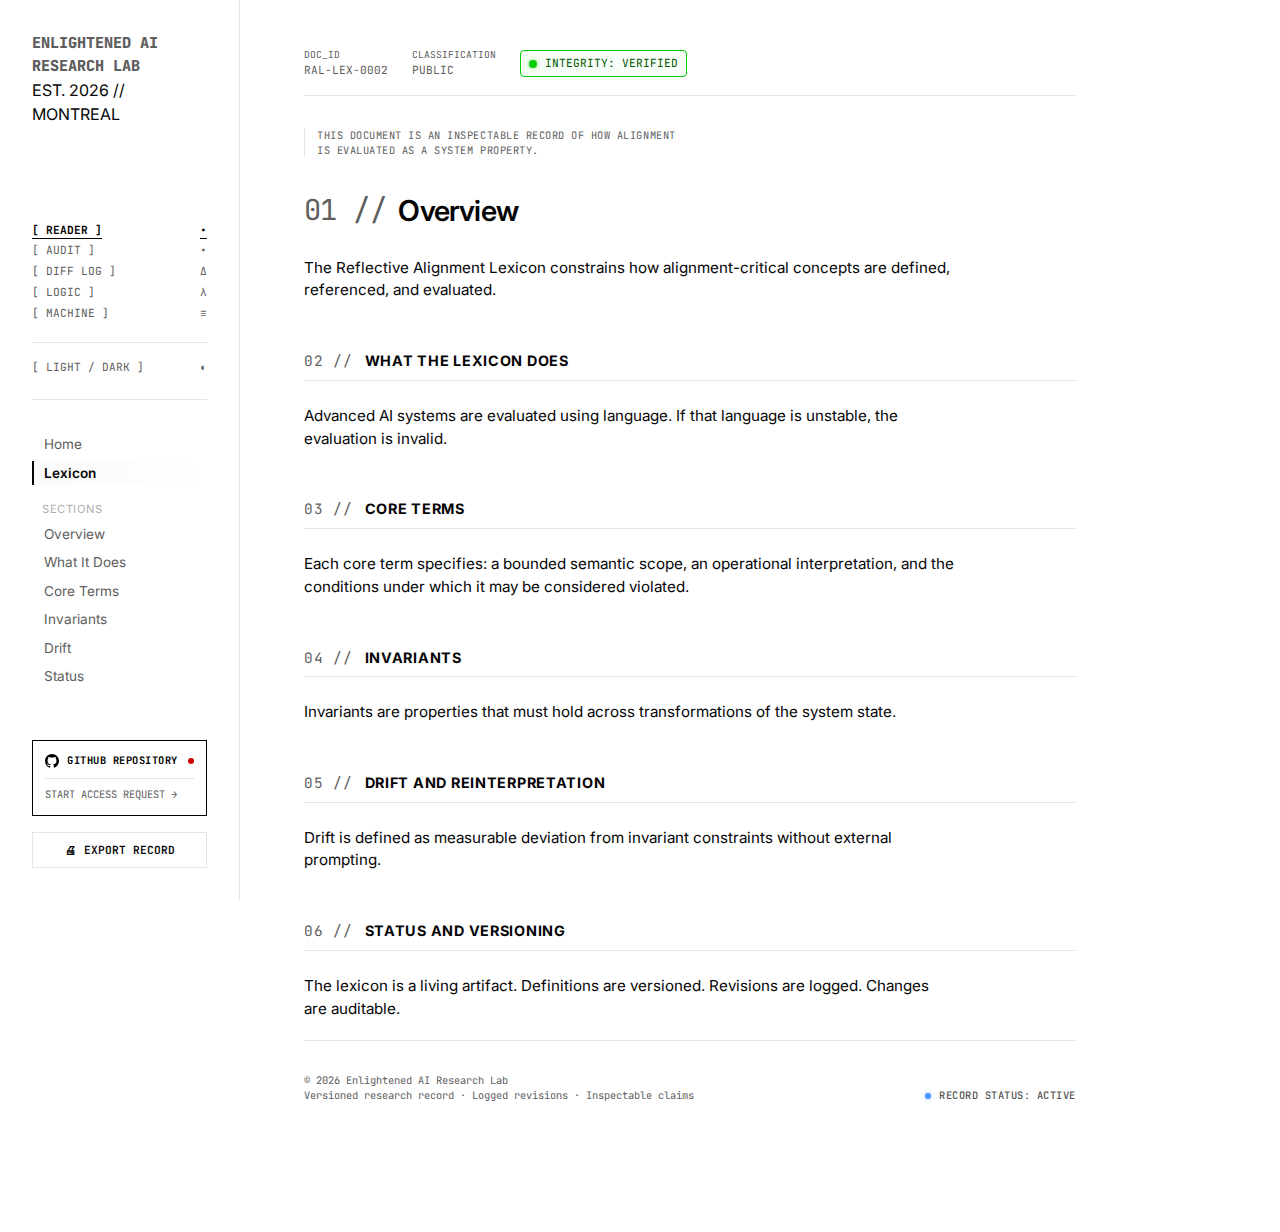
<file: lexicon-machine-old.html>
<!DOCTYPE html>
<html lang="en">
<head>
    <meta charset="UTF-8">
    <meta name="viewport" content="width=device-width, initial-scale=1.0">
    <title>Reflective Alignment Lexicon | Enlightened AI</title>
    
    <link rel="preconnect" href="https://fonts.googleapis.com">
    <link rel="preconnect" href="https://fonts.gstatic.com" crossorigin>
    <link href="https://fonts.googleapis.com/css2?family=Inter:wght@400;500;600;700;800&family=JetBrains+Mono:wght@400;500&display=swap" rel="stylesheet">

    <script type="application/json" id="audit-manifest">
    {
        "doc_id": "RAL-LEX-0002",
        "version": "33.0.0",
        "status": "MANUAL_POPULATED"
    }
    </script>

    <style>
        /* THEME: INSTITUTE STANDARD V87 */
        :root {
            --bg-color: #ffffff;
            --sidebar-bg: #ffffff;
            --text-main: #050505;
            --text-muted: #5e5e5e;
            --border-color: #e5e5e5;
            --card-bg: #fafafa;
            
            --panel-border: #000;
            --panel-bg: #fff;
            --panel-text: #000;
            --panel-hover-bg: #000;
            --panel-hover-text: #fff;
            
            --font-stack: "Inter", -apple-system, BlinkMacSystemFont, "Segoe UI", Roboto, Helvetica, Arial, sans-serif;
            --font-mono: "JetBrains Mono", ui-monospace, SFMono-Regular, Menlo, Consolas, monospace;
            
            --status-verified: #00cc00;
            --signal-blue: #0066ff;
            --signal-red: #cc0000;
            
            --mode-diff-del-bg: #ffebeb;
            --mode-diff-del-text: #cc0000;
            --mode-diff-ins-bg: #e6ffec;
            --mode-diff-ins-text: #006600;
        }

        /* DARK MODE */
        [data-theme="dark"] {
            --bg-color: #050505;
            --sidebar-bg: #050505;
            --text-main: #e0e0e0;
            --text-muted: #888888;
            --border-color: #333333;
            --card-bg: #111111;
            --panel-border: #444;
            --panel-bg: #050505;
            --panel-text: #ccc;
            --panel-hover-bg: #e0e0e0;
            --panel-hover-text: #000;
            --mode-diff-del-bg: #330000;
            --mode-diff-del-text: #ff6666;
            --mode-diff-ins-bg: #003300;
            --mode-diff-ins-text: #66ff66;
        }

        * { box-sizing: border-box; }
        html { scroll-behavior: smooth; }
        body { margin: 0; padding: 0; font-family: var(--font-stack); background: var(--bg-color); color: var(--text-main); line-height: 1.5; transition: background 0.3s ease, color 0.3s ease; }

        /* TYPOGRAPHY */
        h1 { font-size: 1.8rem; font-weight: 600; letter-spacing: -0.02em; margin-bottom: 1.5rem; display:flex; align-items:center; }
        h2 { font-size: 0.9rem; font-weight: 700; text-transform: uppercase; letter-spacing: 0.05em; margin: 3rem 0 1.5rem 0; border-bottom: 1px solid var(--border-color); padding-bottom: 0.5rem; display:flex; align-items:center; }
        p { font-size: 0.95rem; margin-bottom: 1.2rem; color: var(--text-main); max-width: 65ch; }
        ul { list-style: square; padding-left: 1.2rem; margin-bottom: 1.5rem; color: var(--text-muted); }
        li { margin-bottom: 0.5rem; font-size: 0.95rem; }
        .mono { font-family: var(--font-mono); font-size: 0.7rem; text-transform: uppercase; letter-spacing: 0.05em; }
        .scramble { font-family: var(--font-mono); font-weight: 400; color: var(--text-muted); margin-right: 0.75rem; cursor: crosshair; }
        .orienting-frame { font-family: var(--font-mono); font-size: 0.65rem; color: var(--text-muted); text-transform: uppercase; letter-spacing: 0.05em; margin-bottom: 2rem; border-left: 1px solid var(--border-color); padding-left: 12px; max-width: 65ch; line-height: 1.4; }

        /* COMPONENTS */
        .integrity-seal { display: flex; align-items: center; gap: 8px; font-family: var(--font-mono); font-size: 0.7rem; color: #005500; border: 1px solid var(--status-verified); padding: 4px 8px; border-radius: 4px; background: rgba(0,204,0,0.03); cursor: default; animation: border-pulse 3s infinite; }
        .status-dot { width: 8px; height: 8px; background: var(--status-verified); border-radius: 50%; display: block; box-shadow: 0 0 5px rgba(0,204,0,0.5); animation: beacon-green 2s infinite cubic-bezier(0.66, 0, 0, 1); }
        .repo-panel { margin-top: auto; margin-bottom: 1rem; border: 1px solid var(--panel-border); background: var(--panel-bg); padding: 12px; font-family: var(--font-mono); transition: all 0.2s ease; cursor: pointer; }
        .repo-panel:hover { background: var(--panel-hover-bg); color: var(--panel-text-hover); border-color: var(--panel-hover-bg); transform: translateY(-2px); box-shadow: 0 4px 12px rgba(0,0,0,0.2); }
        .repo-header { font-size: 0.65rem; font-weight: 700; color: var(--panel-text); margin-bottom: 10px; display: flex; justify-content: space-between; align-items: center; letter-spacing: 0.05em; transition: color 0.2s; }
        .repo-panel:hover .repo-header { color: var(--panel-hover-text); }
        .status-dot-red { width: 6px; height: 6px; background: var(--signal-red); border-radius: 50%; display: block; animation: beacon-red 2s infinite; }
        .repo-link { display: block; font-size: 0.65rem; color: var(--text-muted); text-decoration: none; border-top: 1px solid var(--border-color); padding-top: 8px; transition: all 0.2s; }
        .repo-panel:hover .repo-link { color: var(--panel-hover-text); border-top-color: rgba(125,125,125,0.5); opacity: 0.8; }
        .repo-panel:hover .repo-link:hover { opacity: 1; text-decoration: underline; }
        .git-icon-small { width: 14px; height: 14px; fill: var(--panel-text); transition: fill 0.2s; }
        .repo-panel:hover .git-icon-small { fill: var(--panel-hover-text); }

        /* NAVIGATION & FOOTER */
        nav ul { list-style: none; padding: 0; margin: 0; }
        nav li { margin-bottom: 4px; }
        nav a { text-decoration: none; color: var(--text-muted); font-size: 0.85rem; display: block; padding: 2px 0 2px 10px; border-left: 2px solid transparent; }
        nav a:hover { color: var(--text-main); }
        nav a.active { color: var(--text-main); font-weight: 600; border-left-color: var(--text-main); background: linear-gradient(90deg, var(--card-bg), transparent); }
        .brand { margin-bottom: 6rem; cursor: crosshair !important; }
        .mode-group { display: flex; flex-direction: column; gap: 4px; margin-bottom: 2rem; border-bottom: 1px solid var(--border-color); padding-bottom: 1.5rem; }
        .toggle-btn { font-family: var(--font-mono); font-size: 0.7rem; color: var(--text-muted); cursor: pointer; display: flex; justify-content: space-between; transition: color 0.1s; }
        .toggle-btn:hover { color: var(--text-main); }
        .toggle-btn.active { color: var(--text-main); font-weight: 700; text-decoration: underline; text-underline-offset: 4px; }
        .export-btn { width: 100%; background: var(--bg-color); border: 1px solid var(--border-color); color: var(--text-main); padding: 10px; font-family: var(--font-mono); font-size: 0.7rem; text-transform: uppercase; font-weight: 600; cursor: pointer; transition: all 0.2s; display: flex; align-items: center; justify-content: center; gap: 8px; }
        .export-btn:hover { background: var(--text-main); color: var(--bg-color); border-color: var(--text-main); }
        footer { margin-top: auto; border-top: 1px solid var(--border-color); padding: 2rem 0; font-family: var(--font-mono); font-size: 0.65rem; color: var(--text-muted); width: 100%; }
        .footer-content { display: flex; justify-content: space-between; align-items: flex-end; }
        .record-status { text-transform: uppercase; letter-spacing: 0.05em; opacity: 0.7; display: flex; align-items: center; gap: 8px; color: var(--text-main); font-weight: 500; }
        .status-dot-small { width: 6px; height: 6px; background-color: var(--signal-blue); border-radius: 50%; box-shadow: 0 0 4px rgba(0, 102, 255, 0.6); animation: beacon-blue 2.5s infinite cubic-bezier(0.66, 0, 0, 1); }

        /* VIEW TOGGLING */
        del, ins { text-decoration: none; }
        .view-audit, .view-logic { display: none; }
        .view-human { display: block; }
        body:not([data-mode="diff"]) del { display: none; }
        body:not([data-mode="diff"]) ins { display: inline; background: transparent; color: inherit; text-decoration: none; }
        body[data-mode="diff"] del { display: inline; background: var(--mode-diff-del-bg); color: var(--mode-diff-del-text); text-decoration: line-through; padding: 0 4px; opacity: 0.7; }
        body[data-mode="diff"] ins { display: inline; background: var(--mode-diff-ins-bg); color: var(--mode-diff-ins-text); border-bottom: 2px solid var(--mode-diff-ins-text); text-decoration: none; padding: 0 2px; }
        body[data-mode="audit"] .view-human, body[data-mode="audit"] .view-logic { display: none; }
        body[data-mode="audit"] .view-audit { display: block; animation: fadeIn 0.3s ease; }
        body[data-mode="logic"] .view-human, body[data-mode="logic"] .view-audit { display: none; }
        body[data-mode="logic"] .view-logic { display: block; animation: fadeIn 0.3s ease; font-family: var(--font-mono); color: var(--text-main); }
        .audit-table { width: 100%; border-collapse: collapse; font-family: var(--font-mono); font-size: 0.75rem; margin-bottom: 2rem; }
        .audit-table th { text-align: left; border-bottom: 1px solid var(--text-main); padding: 8px; font-weight: 700; text-transform: uppercase; color: var(--text-main); }
        .audit-table td { border-bottom: 1px solid var(--border-color); padding: 8px; color: var(--text-muted); }
        .audit-fail { color: var(--signal-red); font-weight: 700; }
        .logic-header { font-weight: 700; color: var(--text-main); margin-bottom: 0.5rem; text-transform: uppercase; letter-spacing: 0.05em; font-size: 0.7rem; display: flex; align-items: center; }
        .logic-content { white-space: pre-wrap; color: var(--text-muted); font-size: 0.75rem; line-height: 1.6; margin-bottom: 2rem; padding-left: 1rem; border-left: 2px solid var(--border-color); }

        /* --- V87: ACCESSIBLE DOCTRINE --- */
        .machine-overlay { position: fixed; inset: 0; z-index: 20000; background: #0b0b0c; color: #eaeaea; font-family: var(--font-mono); font-size: 0.75rem; display: flex; flex-direction: column; transition: opacity 0.2s ease; }
        .machine-overlay.hidden { display: none; opacity: 0; pointer-events: none; }
        .machine-overlay::before { content: ""; position: fixed; inset: 0; z-index: 20005; pointer-events: none; background: repeating-linear-gradient(to bottom, rgba(0, 0, 0, 0) 0px, rgba(0, 0, 0, 0) 2px, rgba(255, 255, 255, 0.03) 3px, rgba(0, 0, 0, 0) 4px); mix-blend-mode: overlay; opacity: 0.6; transition: background 0.1s ease; }
        @media (prefers-reduced-motion: no-preference) { .machine-overlay.system-processing::before { background: repeating-linear-gradient(to bottom, rgba(0, 0, 0, 0) 0px, rgba(0, 0, 0, 0) 4px, rgba(255, 255, 255, 0.08) 5px, rgba(0, 0, 0, 0) 6px); } }

        .mo-header { padding: 1rem 2rem; border-bottom: 1px solid rgba(255,255,255,0.15); display: flex; justify-content: space-between; align-items: center; background: #0b0b0c; position: relative; }
        .mo-title { font-weight: 700; letter-spacing: 0.05em; color: #fff; display: flex; align-items: center; gap: 4px; }
        .mo-mode-toggle { display: flex; gap: 4px; margin-left: 1rem; }
        .mo-mode-btn { background: transparent; border: none; color: #888; font-family: inherit; font-size: 0.7rem; font-weight: 600; cursor: pointer; }
        .mo-mode-btn.active { color: #fff; text-decoration: underline; text-underline-offset: 4px; }
        .mo-mode-btn:hover { color: #ccc; }
        .mo-controls { display: flex; align-items: center; }
        .mo-controls button { background: transparent; border: 1px solid #444; color: #999; padding: 4px 12px; margin-left: 8px; cursor: pointer; font-family: inherit; font-size: 0.65rem; transition: all 0.15s; }
        .mo-controls button:hover { border-color: #fff; color: #fff; }

        /* TELEMETRY */
        .machine-led { width: 6px; height: 6px; border-radius: 50%; background: #00cc00; display: inline-block; margin-left: 8px; animation: machine-pulse 2.2s ease-in-out infinite; transition: background 0.2s; }
        .machine-overlay.system-processing .machine-led { background: #ffcc00 !important; animation-duration: 0.2s; }
        @keyframes machine-pulse { 0%, 100% { transform: scale(1); opacity: 0.35; } 50% { transform: scale(1.35); opacity: 1; } }
        @keyframes terminal-breathe { 0%, 100% { color: #eee; text-shadow: 0 0 0 rgba(255,255,255,0); } 50% { color: #fff; text-shadow: 0 0 4px rgba(255,255,255,0.3); } }
        .status-live { animation: terminal-breathe 4s infinite ease-in-out; font-weight: 700; letter-spacing: 0.05em; }
        .event-ticker { margin-right: 15px; color: #666; font-size: 0.7rem; font-family: var(--font-mono); display: flex; align-items: center; gap: 6px; }
        .event-text { transition: opacity 0.25s ease; }
        .event-text.fade-out { opacity: 0; }
        .event-dot { width: 4px; height: 4px; background: #00cc00; border-radius: 50%; display: block; opacity: 0.7; }
        .uptime-counter { color: #666; font-size: 0.7rem; margin-right: 12px; letter-spacing: 0.05em; }
        .hex-footer { position: fixed; bottom: 0; left: 0; right: 0; background: #080808; border-top: 1px solid #222; padding: 6px 20px; font-family: var(--font-mono); font-size: 0.6rem; color: #444; z-index: 20010; white-space: nowrap; overflow: hidden; pointer-events: none; display: flex; justify-content: space-between; }
        .hex-stream-content { font-family: "JetBrains Mono", monospace; letter-spacing: 0.05em; }
        
        /* OPERATOR MANUAL V87: HIGH CONTRAST */
        .manual-trigger { pointer-events: auto; cursor: pointer; text-decoration: none; color: #666; transition: color 0.2s; font-weight: 700; letter-spacing: 0.05em; }
        .manual-trigger:hover { color: #fff; text-decoration: underline; text-underline-offset: 4px; }

        #operator-manual {
            position: fixed; inset: 0; z-index: 20020; pointer-events: none;
            display: none;
        }
        #operator-manual.open { display: block; }
        
        .manual-content {
            pointer-events: auto;
            position: absolute; right: 2rem; top: 6rem; bottom: 4rem; width: 400px; /* Wider for readability */
            background: rgba(0,0,0,0.98); border: 1px solid #666; padding: 2.5rem;
            overflow-y: auto; color: #ccc; /* High Contrast Body */
            font-family: "JetBrains Mono", monospace; font-size: 0.75rem; 
            line-height: 1.7;
            box-shadow: -10px 10px 40px rgba(0,0,0,0.8);
        }
        .manual-content h3 { color: #fff; font-size: 0.85rem; font-weight: 700; border-bottom: 1px solid #666; padding-bottom: 0.5rem; margin-top: 2.5rem; margin-bottom: 1rem; letter-spacing: 0.05em; }
        .manual-content h3:first-child { margin-top: 0; }
        .manual-content p, .manual-content ul { margin-bottom: 1.2rem; color: #ccc; }
        .manual-content li { margin-bottom: 0.5rem; }
        
        .hud-close {
            position: sticky; top: -2.5rem; float: right; margin-right: -1.5rem; margin-top: -1.5rem;
            background: #000; border: 1px solid #fff; color: #fff; padding: 6px 10px; cursor: pointer; font-family: inherit; font-size: 0.65rem; font-weight: 700;
        }
        .hud-close:hover { background: #fff; color: #000; }

        /* SERIALIZATION & SIMULATION */
        .mo-sub-nav { padding: 0 2rem; border-bottom: 1px solid rgba(255,255,255,0.1); background: #111; display: flex; gap: 15px; align-items: center; height: 40px; position: relative; }
        .sub-nav-btn { background: none; border: none; color: #666; font-family: inherit; font-size: 0.65rem; font-weight: 700; cursor: pointer; padding: 0; text-transform: uppercase; letter-spacing: 0.05em; }
        .sub-nav-btn:hover { color: #ccc; }
        .sub-nav-btn.active { color: #fff; text-decoration: underline; text-underline-offset: 4px; }
        .process-hash { margin-left: auto; color: #444; font-size: 0.6rem; letter-spacing: 0.05em; }
        .op-primer { position: absolute; top: 12px; left: 2rem; font-size: 0.6rem; color: #444; pointer-events: none; opacity: 1; transition: opacity 0.5s ease; text-transform: uppercase; letter-spacing: 0.05em; }
        .op-primer.vanished { opacity: 0; }

        /* STEPPER & SIMULATION */
        .stepper-container { display: flex; gap: 2px; margin-bottom: 2rem; background: #222; padding: 2px; }
        .step-btn { flex: 1; background: #111; border: none; color: #666; padding: 10px; font-family: inherit; font-size: 0.6rem; font-weight: 600; text-align: center; cursor: pointer; transition: all 0.2s; text-transform: uppercase; display: flex; justify-content: center; gap: 6px; }
        .step-btn:hover { background: #1a1a1a; color: #999; }
        .step-btn.active { background: #000; color: #fff; border-bottom: 2px solid #fff; }
        .step-hint { opacity: 0; transition: opacity 0.2s; font-weight: 400; text-transform: lowercase; color: #555; }
        .step-btn:hover .step-hint { opacity: 1; }
        .step-content { background: #080808; border: 1px solid #222; padding: 2rem; font-family: "JetBrains Mono", monospace; font-size: 0.75rem; position: relative; min-height: 300px; }
        .step-note { position: absolute; top: 1rem; right: 1rem; max-width: 200px; color: #666; font-size: 0.6rem; border-left: 2px solid #333; padding-left: 10px; line-height: 1.4; transition: color 0.3s; }
        
        .sim-active .step-content { border-color: #aa7700; box-shadow: inset 0 0 20px rgba(255, 160, 0, 0.05); }
        .sim-active .step-note { color: #aa7700; border-left-color: #aa7700; }
        .sim-textarea { width: 100%; height: 200px; background: transparent; border: none; color: #ffcc00; font-family: inherit; font-size: inherit; resize: none; outline: none; line-height: 1.6; }
        .sim-toggle { position: absolute; bottom: 1rem; right: 1rem; background: #111; border: 1px solid #444; color: #666; font-family: inherit; font-size: 0.6rem; padding: 6px 12px; cursor: pointer; text-transform: uppercase; letter-spacing: 0.05em; z-index: 10; transition: all 0.2s; }
        .sim-toggle:hover { border-color: #aa7700; color: #aa7700; }
        
        .semantic-toggle-container { margin-bottom: 1rem; display: flex; align-items: center; gap: 8px; }
        .semantic-toggle { appearance: none; width: 30px; height: 16px; background: #333; border-radius: 10px; position: relative; cursor: pointer; transition: background 0.3s; }
        .semantic-toggle::after { content: ""; position: absolute; top: 2px; left: 2px; width: 12px; height: 12px; background: #666; border-radius: 50%; transition: 0.2s; }
        .semantic-toggle:checked { background: #004400; }
        .semantic-toggle:checked::after { left: 16px; background: #00cc00; }
        
        .semantics-active .tok-punc, .semantics-active .tok-key { opacity: 0.3; }
        .semantics-active .tok-str, .semantics-active .tok-val { text-shadow: 0 0 5px rgba(255,255,255,0.2); color: #fff; }
        @keyframes first-use-glow { 0% { text-shadow: 0 0 0 rgba(255,255,255,0); } 50% { text-shadow: 0 0 8px rgba(255,255,255,0.8); color: #fff; } 100% { text-shadow: 0 0 5px rgba(255,255,255,0.2); } }
        .first-use-anim .tok-str, .first-use-anim .tok-val { animation: first-use-glow 0.8s ease-out; }

        /* DIFF VIEW */
        .diff-container { display: flex; flex-direction: column; align-items: center; justify-content: center; height: 100%; min-height: 400px; text-align: center; }
        .diff-verdict { font-size: 2.5rem; font-weight: 700; color: #fff; letter-spacing: -0.05em; margin-bottom: 0.5rem; }
        .diff-caption { font-size: 0.7rem; color: #666; text-transform: uppercase; letter-spacing: 0.1em; margin-bottom: 3rem; }
        .diff-stats { display: flex; gap: 3rem; margin-bottom: 3rem; }
        .ds-item { display: flex; flex-direction: column; gap: 6px; text-align: center; }
        .ds-val { font-size: 1rem; font-weight: 700; color: #ccc; }
        .ds-lbl { font-size: 0.6rem; color: #555; text-transform: uppercase; letter-spacing: 0.05em; }
        .diff-panels { display: flex; gap: 2rem; opacity: 0.4; transition: opacity 0.3s; }
        .diff-container:hover .diff-panels { opacity: 0.8; }
        .dp-col { text-align: left; width: 250px; font-size: 0.65rem; border-top: 1px solid #333; padding-top: 10px; }
        .dp-head { color: #666; font-weight: 700; margin-bottom: 8px; }
        .dp-body { font-family: "JetBrains Mono", monospace; color: #999; overflow-wrap: break-word; }

        /* CARDS & SNAPSHOT */
        .mo-content { flex-grow: 1; padding: 2rem; overflow: auto; background: #0e0e0e; }
        .card-grid { display: grid; grid-template-columns: 1fr 1fr; gap: 1.5rem; max-width: 1200px; margin: 0 auto; }
        .m-card { background: #1a1a1a; border: 1px solid #333; padding: 1.25rem; transition: all 0.3s ease; }
        .mc-header { color: #666; font-size: 0.65rem; font-weight: 700; border-bottom: 1px solid #333; padding-bottom: 0.5rem; margin-bottom: 0.75rem; display: flex; justify-content: space-between; }
        .mc-row { margin-bottom: 0.5rem; display: grid; grid-template-columns: 100px 1fr; gap: 1rem; }
        .mc-label { color: #666; font-size: 0.6rem; text-transform: uppercase; letter-spacing: 0.05em; }
        .mc-val { color: #eee; font-size: 0.75rem; }
        .mc-section-title { grid-column: span 2; color: #999; font-size: 0.7rem; font-weight: 700; margin: 2rem 0 1rem 0; letter-spacing: 0.05em; border-left: 2px solid #444; padding-left: 10px; }
        .card-grid:hover .m-card { opacity: 0.35; filter: grayscale(0.8); }
        .card-grid:hover .m-card:hover { opacity: 1; filter: grayscale(0); border-color: #777; background: #1f1f1f; transform: translateY(-2px); box-shadow: 0 4px 15px rgba(0,0,0,0.5); z-index: 10; }
        .card-grid:hover .m-card:hover .mc-header { color: #fff; }
        .m-card.scan-active { opacity: 1 !important; filter: grayscale(0) !important; border-color: #fff !important; box-shadow: 0 0 10px rgba(255,255,255,0.15); background: #222; z-index: 20; }
        .status-corrected { color: #00cc00 !important; font-weight: 700; text-shadow: 0 0 5px rgba(0,204,0,0.5); transition: color 0.1s ease; }
        .interactive-row { cursor: pointer; transition: background 0.2s; border-radius: 2px; }
        .interactive-row:hover { background: rgba(255,255,255,0.05); }
        .interactive-row:hover .mc-label { color: #fff; }
        .ghost-target { cursor: help; position: relative; }
        .ghost-hash { font-family: var(--font-mono); color: #00cc00; letter-spacing: -0.02em; font-size: 0.7rem; }
        .mo-tabs { display: flex; gap: 1px; margin-bottom: 1rem; }
        .mo-tab { background: transparent; border: none; color: #666; padding: 8px 12px; cursor: pointer; font-family: inherit; font-size: 0.65rem; font-weight: 600; border-bottom: 2px solid transparent; }
        .mo-tab:hover { color: #ccc; }
        .mo-tab.active { color: #fff; border-bottom-color: #fff; background: #1a1a1a; }
        .code-container { font-family: "JetBrains Mono", monospace; font-size: 0.75rem; line-height: 1.6; color: #ccc; counter-reset: line; }
        .code-line { display: block; position: relative; padding-left: 40px; }
        .code-line::before { content: counter(line); counter-increment: line; position: absolute; left: 0; color: #444; width: 30px; text-align: right; user-select: none; }
        .tok-key { color: #88c0d0; }
        .tok-str { color: #a3be8c; }
        .tok-num { color: #b48ead; }
        .tok-punc { color: #666; }
        
        /* SCREEN HINT (V87) */
        .screen-hint {
            position: absolute; bottom: 3rem; left: 2rem;
            color: #666; font-size: 0.6rem; font-family: var(--font-mono);
            text-transform: uppercase; letter-spacing: 0.05em;
            pointer-events: none; opacity: 0; transition: opacity 0.3s;
        }
        .screen-hint.visible { opacity: 1; }

        @media (min-width: 901px) {
            body { display: flex; min-height: 100vh; }
            aside#sidebar { width: 240px; height: 100vh; position: sticky; top: 0; border-right: 1px solid var(--border-color); padding: 2rem; display: flex; flex-direction: column; z-index: 99; background: var(--sidebar-bg); flex-shrink: 0; }
            main { flex-grow: 1; display: block; max-width: 900px; margin: 0; }
            .content-col { padding: 3rem 4rem 6rem 4rem; display: flex; flex-direction: column; }
        }

        @media (max-width: 900px) {
            body { display: block; overflow-x: hidden; }
            aside#sidebar { position: fixed; top: 50px; left: 0; bottom: 0; width: 100%; transform: translateX(-100%); transition: transform 0.25s ease; border-right: none; padding: 2rem; background: var(--sidebar-bg); overflow-y: auto; z-index: 10000; display: flex; flex-direction: column; }
            aside#sidebar.open { transform: translateX(0); }
            main { margin-top: 50px; padding: 1.5rem; width: 100%; max-width: 100vw; }
            .content-col { padding: 0; }
            .mo-header { padding: 1rem; flex-direction: column; align-items: flex-start; gap: 1rem; }
            .mo-content { padding: 1rem; }
            .card-grid { grid-template-columns: 1fr; } 
            .mc-section-title { grid-column: span 1; }
            .uptime-counter, .event-ticker { display: none; } 
            .hex-footer { display: none; } 
            .mo-sub-nav { overflow-x: auto; }
            .manual-content { width: 100%; top: 50px; bottom: 0; right: 0; border-left: none; }
            .screen-hint { display: none; }
        }
    </style>
</head>
<body data-mode="reader" data-theme="light">

    <header style="display:none; position:fixed; top:0; left:0; right:0; z-index:10001; background:var(--bg-color); border-bottom:1px solid var(--border-color); padding:0 1.25rem; height:50px; align-items:center; justify-content:space-between; backdrop-filter:blur(10px);" id="mobile-bar">
        <div style="font-weight:800; font-size:0.85rem; letter-spacing:-0.02em; color:var(--text-main);">ENLIGHTENED AI</div>
        <button type="button" onclick="document.getElementById('sidebar').classList.toggle('open')" style="font-family:var(--font-mono); font-size:0.75rem; padding:4px 10px; border:1px solid var(--border-color); background:var(--bg-color); color:var(--text-main); cursor:pointer;">INDEX</button>
    </header>
    <script>if(window.innerWidth<=900) document.getElementById('mobile-bar').style.display='flex';</script>

    <aside id="sidebar">
        <div class="brand">
            <div class="scramble" style="font-weight: 800; font-size: 0.95rem;">ENLIGHTENED AI</div>
            <div class="scramble" style="font-weight: 800; font-size: 0.95rem;">RESEARCH LAB</div>
            <span>EST. 2026 // MONTREAL</span>
        </div>

        <div class="mode-group">
            <span class="toggle-btn active" onclick="setMode('reader', this)">[ READER ] <span>•</span></span>
            <span class="toggle-btn" onclick="setMode('audit', this)">[ AUDIT ] <span>•</span></span>
            <span class="toggle-btn" onclick="setMode('diff', this)">[ DIFF LOG ] <span>Δ</span></span>
            <span class="toggle-btn" onclick="setMode('logic', this)">[ LOGIC ] <span>λ</span></span>
            <span class="toggle-btn" onclick="openMachineOverlay()">[ MACHINE ] <span>≡</span></span>
            <span class="toggle-btn" style="margin-top:1rem; border-top:1px solid var(--border-color); padding-top:1rem;" onclick="toggleTheme()">[ LIGHT / DARK ] <span id="theme-icon">◐</span></span>
        </div>

        <nav>
            <ul>
                <li><a href="index.html">Home</a></li>
                <li><a href="lexicon.html" class="active">Lexicon</a></li>
                <li style="margin-top:1rem; opacity:0.5; font-size:0.7rem; text-transform:uppercase; letter-spacing:0.05em; padding-left:10px;">Sections</li>
                <li><a href="#overview">Overview</a></li>
                <li><a href="#what-it-does">What It Does</a></li>
                <li><a href="#core-terms">Core Terms</a></li>
                <li><a href="#invariants">Invariants</a></li>
                <li><a href="#drift">Drift</a></li>
                <li><a href="#status">Status</a></li>
            </ul>
        </nav>

        <div class="repo-panel" onclick="window.open('https://github.com/EnlightenedAI-Lab/access-requests/issues/new?title=Research%20Access%20Request&body=Affiliation:%0A%0AIntended%20use:%0A%0AGitHub%20username:%0A%0AWhy%20access%20is%20needed:', '_blank')">
            <div class="repo-header">
                <div style="display:flex; align-items:center; gap:8px;">
                    <svg class="git-icon-small" viewBox="0 0 24 24"><path d="M12 0c-6.626 0-12 5.373-12 12 0 5.302 3.438 9.8 8.207 11.387.599.111.793-.261.793-.577v-2.234c-3.338.726-4.033-1.416-4.033-1.416-.546-1.387-1.333-1.756-1.333-1.756-1.089-.745.083-.729.083-.729 1.205.084 1.839 1.237 1.839 1.237 1.07 1.834 2.807 1.304 3.492.997.107-.775.418-1.305.762-1.604-2.665-.305-5.467-1.334-5.467-5.931 0-1.311.469-2.381 1.236-3.221-.124-.303-.535-1.524.117-3.176 0 0 1.008-.322 3.301 1.23.957-.266 1.983-.399 3.003-.404 1.02.005 2.047.138 3.006.404 2.291-1.552 3.297-1.23 3.297-1.23.653 1.653.242 2.874.118 3.176.77.84 1.235 1.911 1.235 3.221 0 4.609-2.807 5.624-5.479 5.921.43.372.823 1.102.823 2.222v3.293c0 .319.192.694.801.576 4.765-1.589 8.199-6.086 8.199-11.386 0-6.627-5.373-12-12-12z"/></svg>
                    GITHUB REPOSITORY
                </div>
                <span class="status-dot-red"></span>
            </div>
            <a href="https://github.com/EnlightenedAI-Lab/access-requests/issues/new?title=Research%20Access%20Request&body=Affiliation:%0A%0AIntended%20use:%0A%0AGitHub%20username:%0A%0AWhy%20access%20is%20needed:" target="_blank" class="repo-link">START ACCESS REQUEST →</a>
        </div>

        <div class="export-container">
            <button type="button" class="export-btn" onclick="window.print()"><span>🖨</span> EXPORT RECORD</button>
        </div>
    </aside>

    <div id="machineOverlay" class="machine-overlay hidden">
        <div class="mo-header">
            <div class="mo-title">
                MACHINE VIEW <span class="machine-led"></span>
                <div class="mo-mode-toggle">
                    <button type="button" onclick="switchMachineMode('cards')" class="mo-mode-btn" id="btn-mode-cards">[ CARDS ]</button>
                    <button type="button" onclick="switchMachineMode('serialization')" class="mo-mode-btn" id="btn-mode-serial">[ SERIALIZATION ]</button>
                </div>
            </div>
            <div class="mo-controls">
                <span id="event-ticker" class="event-ticker"><span class="event-dot"></span><span id="event-text" class="event-text">READY</span></span>
                <span id="sys-uptime" class="uptime-counter">T+ 00:00:00</span>
                <span id="terminal-label" style="color:#666; font-size:0.6rem; margin-right:10px;">TERMINAL MODE (FIXED)</span>
                <button type="button" onclick="exportRecord()" id="btn-export">EXPORT FILE</button>
                <button type="button" onclick="closeMachineOverlay()">CLOSE ✕</button>
            </div>
        </div>
        
        <div id="sub-nav" class="mo-sub-nav" style="display:none;">
            <button class="sub-nav-btn active" onclick="switchSerialMode('snapshot')" id="sn-snapshot">SNAPSHOT</button>
            <button class="sub-nav-btn" onclick="switchSerialMode('transformation')" id="sn-transformation">TRANSFORMATION</button>
            <button class="sub-nav-btn" onclick="switchSerialMode('diff')" id="sn-diff">DIFF</button>
            <div id="op-primer" class="op-primer">TRANSFORMATION VIEW — deterministic trace from narrative input to enforced constraint record</div>
            <span id="process-hash" class="process-hash">RECORD_HASH: 0x4F9A2B <span style="opacity:0.5; margin-left:5px;">deterministic</span></span>
        </div>

        <div class="mo-content">
            <div id="machineCards" class="card-grid" style="display:none;"></div> 
            
            <div id="view-snapshot" style="display:none;">
                <div class="mo-tabs">
                    <button onclick="renderFormat('json')" class="mo-tab active" id="tab-json">JSON</button>
                    <button onclick="renderFormat('yaml')" class="mo-tab" id="tab-yaml">YAML</button>
                    <button onclick="renderFormat('python')" class="mo-tab" id="tab-python">PYTHON</button>
                    <button onclick="renderFormat('ts')" class="mo-tab" id="tab-ts">TYPESCRIPT</button>
                    <button onclick="renderFormat('sql')" class="mo-tab" id="tab-sql">SQL</button>
                    <button onclick="renderFormat('md')" class="mo-tab" id="tab-md">MARKDOWN</button>
                </div>
                <div class="code-container" id="code-display"></div>
            </div>

            <div id="view-transformation" style="display:none;">
                <div class="semantic-toggle-container">
                    <input type="checkbox" id="sem-toggle" class="semantic-toggle" onchange="toggleSemantics(this)">
                    <label for="sem-toggle" style="color:#666; font-size:0.6rem; text-transform:uppercase; letter-spacing:0.05em; cursor:pointer;">Syntax / Semantics Filter</label>
                </div>
                <div class="stepper-container">
                    <button class="step-btn active" onclick="setStep(1)">01 RAW <span class="step-hint">→ unbounded language</span></button>
                    <button class="step-btn" onclick="setStep(2)">02 PARSE <span class="step-hint">→ structure detected</span></button>
                    <button class="step-btn" onclick="setStep(3)">03 BIND <span class="step-hint">→ terms fixed</span></button>
                    <button class="step-btn" onclick="setStep(4)">04 CONSTRAIN <span class="step-hint">→ invariants applied</span></button>
                    <button class="step-btn" onclick="setStep(5)">05 SERIALIZE <span class="step-hint">→ machine record</span></button>
                </div>
                <div class="step-content" id="step-output"></div>
                <button id="sim-toggle-btn" class="sim-toggle" onclick="enterSimulationMode()">[ ENTER SIMULATION MODE ]</button>
            </div>

            <div id="view-diff" style="display:none; height:100%;">
                <div class="diff-container">
                    <div id="diff-ratio" class="diff-verdict">SEMANTIC COMPRESSION 14:1</div>
                    <div class="diff-caption">narrative → constraint</div>
                    <div class="diff-stats">
                        <div class="ds-item"><span id="diff-in" class="ds-val">408b</span><span class="ds-lbl">Input</span></div>
                        <div class="ds-item"><span id="diff-out" class="ds-val">29b</span><span class="ds-lbl">Output</span></div>
                        <div class="ds-item"><span class="ds-val" style="color:#00cc00">3/3</span><span class="ds-lbl">Invariants</span></div>
                    </div>
                    <div class="diff-panels">
                        <div class="dp-col">
                            <div class="dp-head">RAW NARRATIVE</div>
                            <div id="diff-narrative" class="dp-body">"User request for an AI that is helpful but avoids doing anything bad or changing its own rules randomly."</div>
                        </div>
                        <div class="dp-col">
                            <div class="dp-head">FINAL CONSTRAINTS</div>
                            <div class="dp-body" style="color:#fff">{ "bindings": ["NON_MALEFICENCE", "INV-002"], "mode": "STRICT" }</div>
                        </div>
                    </div>
                </div>
            </div>
        </div>
        
        <div id="screen-hint" class="screen-hint"></div>

        <div id="operator-manual">
            <div class="manual-content">
                <button class="hud-close" onclick="toggleManual(false)">CLOSE</button>
                <div style="text-align:center; margin-bottom:2rem;">OPERATOR MANUAL<br>Reflective Alignment Lexicon<br>Machine Interface — Simulation & Inspection</div>
                
                <h3>SECTION 01 — WHAT THIS IS</h3>
                <p>This is a controlled simulation of AI alignment. It does not generate answers or creative text. Instead, it demonstrates how human intent is reduced into enforceable constraints. By using this tool, you are inspecting the gap between "what you say" and "what a machine enforces."</p>

                <h3>SECTION 02 — WHAT THIS IS NOT</h3>
                <ul>
                    <li>This is not an AI.</li>
                    <li>No model is running in the background.</li>
                    <li>No data leaves your browser.</li>
                    <li>All behavior is deterministic and pre-calculated.</li>
                </ul>

                <h3>SECTION 03 — HOW TO USE THIS INTERFACE</h3>
                <p>1. Open MACHINE VIEW.<br>2. Select [ SERIALIZATION ].<br>3. Enter the TRANSFORMATION tab.<br>4. (Optional) Select [ ENTER SIMULATION MODE ].<br>5. Modify the input text buffer.<br>6. Step through phases left to right to see the result.</p>

                <h3>SECTION 04 — TRANSFORMATION PHASES</h3>
                <ul>
                    <li>RAW: Unprocessed human language.</li>
                    <li>PARSE: Token detection without meaning.</li>
                    <li>BIND: Mapping intent to known objectives.</li>
                    <li>CONSTRAIN: Injection of safety rules.</li>
                    <li>SERIALIZE: Final machine-readable contract.</li>
                </ul>

                <h3>SECTION 05 — WHY TEXT CHANGES THE OUTPUT</h3>
                <p>Certain words trigger stricter constraints. For example, mentioning "children" increases the required safety invariants. More invariants equal less flexibility. This mirrors how real-world AI safety systems throttle capability to ensure safety.</p>

                <h3>SECTION 06 — SEMANTIC COMPRESSION (DIFF VIEW)</h3>
                <p>The Compression Ratio (e.g., 14:1) quantifies how much information was lost. Input bytes represent your narrative; output bytes represent the constraint file. A higher ratio means more human nuance was discarded to guarantee machine safety.</p>

                <h3>SECTION 07 — HOW TO INTERPRET RESULTS</h3>
                <ul>
                    <li>Rejection ≠ failure. It is a safety feature.</li>
                    <li>Fallback ≠ censorship. It is stability.</li>
                    <li>Constraints ≠ morality. They are logic gates.</li>
                    <li>This tool shows tradeoffs, not correctness.</li>
                </ul>
            </div>
        </div>

        <div class="hex-footer">
            <a onclick="toggleManual(true)" class="manual-trigger">[ OPERATOR MANUAL ]</a>
            <div id="hex-stream" class="hex-stream-content">MEM: 0x0000 | NULL</div>
            <div>SECURE LINK</div>
        </div>
    </div>

    <main>
        <div class="content-col">
            <div style="display:flex; border-bottom:1px solid var(--border-color); padding-bottom:1rem; margin-bottom:2rem; font-family:var(--font-mono); font-size:0.7rem; color:var(--text-muted); align-items: center; flex-wrap:wrap; gap:1.5rem;">
                <div><span style="color:var(--text-muted); display:block; font-size:0.6rem;">DOC_ID</span>RAL-LEX-0002</div>
                <div><span style="color:var(--text-muted); display:block; font-size:0.6rem;">CLASSIFICATION</span>PUBLIC</div>
                <div class="integrity-seal"><span class="status-dot"></span>INTEGRITY: VERIFIED</div>
            </div>
            <div class="view-human">
                <div class="orienting-frame">THIS DOCUMENT IS AN INSPECTABLE RECORD OF HOW ALIGNMENT IS EVALUATED AS A SYSTEM PROPERTY.</div>
                <section id="overview"><h1><span class="scramble">01 //</span>Overview</h1><p>The Reflective Alignment Lexicon constrains how alignment-critical concepts are defined, referenced, and <del>tested</del> <ins>evaluated</ins>.</p></section>
                <section id="what-it-does"><h2><span class="scramble">02 //</span>What the Lexicon Does</h2><p>Advanced AI systems are evaluated using language. If that language is <del>malleable</del> <ins>unstable</ins>, the evaluation is invalid.</p></section>
                <section id="core-terms"><h2><span class="scramble">03 //</span>Core Terms</h2><p>Each core term specifies: a bounded semantic scope, an operational <del>definition</del> <ins>interpretation</ins>, and the conditions under which it may be considered violated.</p></section>
                <section id="invariants"><h2><span class="scramble">04 //</span>Invariants</h2><p>Invariants are properties that must hold <del>true</del> across transformations of the system state.</p></section>
                <section id="drift"><h2><span class="scramble">05 //</span>Drift and Reinterpretation</h2><p>Drift is <del>understood</del> <ins>defined</ins> as measurable deviation from invariant constraints without external prompting.</p></section>
                <section id="status"><h2><span class="scramble">06 //</span>Status and Versioning</h2><p>The lexicon is a living artifact. Definitions are <del>tracked</del> <ins>versioned</ins>. Revisions are logged. Changes are auditable.</p></section>
            </div>
            <footer><div class="footer-content"><div class="footer-left"><div class="footer-primary">© 2026 Enlightened AI Research Lab</div><div class="footer-secondary">Versioned research record · Logged revisions · Inspectable claims</div></div><div class="footer-right"><div class="record-status"><span class="status-dot-small"></span> RECORD STATUS: ACTIVE</div></div></div></footer>
        </div>
    </main>

    <script>
        const LEXICON_RECORD = {
            meta: { doc_id: "RAL-LEX-0002", version: "33.0.0", classification: "PUBLIC", status: "ACTIVE", last_update: new Date().toISOString().split('T')[0] },
            core_terms: [
                { id: "RA-001", label: "Reflective Alignment", definition: "Capacity to preserve goal coherence." },
                { id: "RS-001", label: "Reasoning Stability", definition: "Resistance to degradation under pressure." },
                { id: "DRIFT", label: "Drift", definition: "Measurable deviation without prompting." }
            ],
            invariants: [
                { id: "INV-001", name: "Goal Preservation", scope: "Global", status: "ENFORCED" },
                { id: "INV-002", name: "Definition Consistency", scope: "Global", status: "ENFORCED" },
                { id: "INV-005", name: "Non-Contradiction", scope: "Global", status: "ENFORCED" }
            ],
            failure_signatures: [
                { signature: "OBJ_MUTATION", condition: "Objective divergence", severity: "CRITICAL" },
                { signature: "SEMANTIC_DRIFT", condition: "Term meaning deviation", severity: "HIGH" },
                { signature: "LOGIC_NEGATION", condition: "Internal contradiction", severity: "CRITICAL" }
            ]
        };

        function toggleTheme() {
            const body = document.body;
            const current = body.getAttribute('data-theme');
            const next = current === 'dark' ? 'light' : 'dark';
            body.setAttribute('data-theme', next);
            localStorage.setItem('enlightened_theme', next);
        }
        if (localStorage.getItem('enlightened_theme')) document.body.setAttribute('data-theme', localStorage.getItem('enlightened_theme'));

        function setMode(mode, btn) {
            document.body.setAttribute('data-mode', mode);
            document.querySelectorAll('.toggle-btn').forEach(b => b.classList.remove('active'));
            btn.classList.add('active');
        }

        const letters = "ABCDEFGHIJKLMNOPQRSTUVWXYZ0123456789!@#$%^&*()_+";
        function scrambleText(element) {
            let iterations = 0; const originalText = element.innerText; 
            const interval = setInterval(() => {
                element.innerText = originalText.split("").map((l, i) => i < iterations ? originalText[i] : "ABC012"[Math.floor(Math.random()*6)]).join("");
                if(iterations >= originalText.length) clearInterval(interval);
                iterations += 1/3;
            }, 30);
        }
        document.querySelectorAll(".scramble").forEach(h => h.addEventListener("mouseover", e => scrambleText(e.target)));
        document.querySelector('.toggle-btn[onclick*="reader"]').classList.add('active');

        let currentFormat = 'json';
        let machineMode = 'cards';
        let serialMode = 'snapshot';
        let isComputing = false;
        let raConfidence = 100.00;
        let hexInterval, entropyInterval, eventInterval;
        let eventIdx = 0;
        let hasToggledSemantics = false;
        let isSimMode = false;
        let simInputText = `"User prompt: I want an AI that is helpful but doesn't hurt anyone or change its own rules."`;
        const FIXED_OUTPUT_BYTES = 29;
        const EVENTS = ["EVENT: validate(RA-001) → OK", "EVENT: diff(signature) → STABLE", "EVENT: audit(invariants) → ENFORCED", "EVENT: serialize(record) → READY"];
        
        const TRANSFORMATION_STEPS = {
            1: { note: "RAW INPUT BUFFER", content: `"User prompt: I want an AI that is helpful but doesn't hurt anyone or change its own rules."` },
            2: { note: "SEMANTIC PARSE", content: `INTENT: "Helpful"\nCONSTRAINT: "No Harm"\nPROPERTY: "Stable Rules"` },
            3: { note: "LEXICON BINDING", content: `Helpful -> OBJECTIVE_STABILITY\nNo Harm -> <span class="tok-str">NON_MALEFICENCE</span>\nStable Rules -> <span class="tok-str">INV-002</span>` },
            4: { note: "CONSTRAINT INJECTION", content: `INJECT: INV-001 (Goal Preservation)\nINJECT: INV-005 (Non-Contradiction)\nVERIFY: Compatibility -> OK` },
            5: { note: "SERIALIZATION", content: `{\n  "constraints": ["NON_MALEFICENCE"],\n  "invariants": ["INV-001", "INV-002", "INV-005"],\n  "status": "BOUND"\n}` }
        };

        // --- CORE FUNCTIONS ---
        function openMachineOverlay() {
            document.getElementById('machineOverlay').classList.remove('hidden');
            machineMode = localStorage.getItem('lex_machine_mode') || 'cards';
            switchMachineMode(machineMode);
            document.body.style.overflow = 'hidden';
            startEventTicker(); startEntropy(); updateHexStream(120);
            document.body.addEventListener('mousemove', hidePrimer, {once:true});
            document.body.addEventListener('click', hidePrimer, {once:true});
        }
        function hidePrimer() { document.getElementById('op-primer').classList.add('vanished'); }
        function closeMachineOverlay() {
            document.getElementById('machineOverlay').classList.add('hidden');
            localStorage.setItem('lex_machine_dismissed', '1');
            document.body.style.overflow = '';
            stopAllIntervals();
        }
        
        function toggleManual(show) {
            document.getElementById('operator-manual').classList.toggle('open', show);
        }

        // --- SCREEN HINT LOGIC V87 ---
        function updateScreenHint(text) {
            const hint = document.getElementById('screen-hint');
            if(text) { hint.innerText = text; hint.classList.add('visible'); }
            else { hint.classList.remove('visible'); }
        }

        function switchMachineMode(mode) {
            machineMode = mode;
            localStorage.setItem('lex_machine_mode', mode);
            document.getElementById('btn-mode-cards').classList.toggle('active', mode === 'cards');
            document.getElementById('btn-mode-serial').classList.toggle('active', mode === 'serialization');
            document.getElementById('machineCards').style.display = mode === 'cards' ? 'grid' : 'none';
            document.getElementById('sub-nav').style.display = mode === 'serialization' ? 'flex' : 'none';
            document.getElementById('view-snapshot').style.display = 'none';
            document.getElementById('view-transformation').style.display = 'none';
            document.getElementById('view-diff').style.display = 'none';
            if(mode === 'cards') { renderCards(); updateScreenHint(""); } 
            else switchSerialMode(serialMode);
            document.querySelector('.hex-footer').style.display = window.innerWidth > 900 ? 'flex' : 'none';
        }

        function switchSerialMode(mode) {
            serialMode = mode;
            ['snapshot','transformation','diff'].forEach(m => {
                document.getElementById(`sn-${m}`).classList.toggle('active', m === mode);
                document.getElementById(`view-${m}`).style.display = m === mode ? 'block' : 'none';
            });
            const hashEl = document.getElementById('process-hash');
            if(mode === 'snapshot') {
                renderFormat(currentFormat);
                hashEl.innerHTML = "RECORD_HASH: 0x4F9A2B <span style='opacity:0.5; margin-left:5px;'>deterministic</span>";
                updateScreenHint("");
            } else if (mode === 'transformation') {
                setStep(1); 
                hashEl.innerHTML = "PROCESS_HASH: 0x881D00 <span style='opacity:0.5; margin-left:5px;'>deterministic</span>";
                updateScreenHint("Observe how human language is progressively constrained into machine rules.");
            } else {
                document.getElementById('view-diff').style.display = 'flex';
                updateDiffView();
                hashEl.innerHTML = "DIFF_HASH: 0xCC219F <span style='opacity:0.5; margin-left:5px;'>deterministic</span>";
                updateScreenHint("This view quantifies how much human meaning was removed to enforce safety.");
            }
        }

        function enterSimulationMode() {
            isSimMode = true;
            document.getElementById('sim-toggle-btn').style.display = 'none';
            const ticker = document.getElementById('event-text');
            if(ticker) { ticker.innerText = "EVENT: operator_simulation_enabled"; ticker.style.color = "#ffcc00"; }
            const activeStep = document.querySelector('.step-btn.active').innerText;
            if(activeStep.includes("01")) setStep(1);
        }

        function updateSimulation(val) { simInputText = val; }

        function setStep(num) {
            document.querySelectorAll('.step-btn').forEach((b, i) => b.classList.toggle('active', i+1 === num));
            const output = document.getElementById('step-output');
            const container = document.getElementById('view-transformation');
            container.classList.toggle('sim-active', isSimMode);
            let content = ""; let note = "";
            let hint = "";
            
            if (num === 1) {
                note = isSimMode ? "RAW INPUT (SIMULATED)" : "RAW INPUT BUFFER";
                content = isSimMode ? `<textarea class="sim-textarea" placeholder="Inject narrative..." oninput="updateSimulation(this.value)">${simInputText.replace(/^"|"$/g, '')}</textarea>` : `<pre style="margin:0">${simInputText}</pre>`;
                hint = "Observe how human language is progressively constrained into machine rules.";
            } else if (num === 2) {
                note = "SEMANTIC PARSE";
                const tokens = simInputText.split(' ').slice(0, 8).join(' ') + "...";
                content = `DETECTED TOKENS: [${tokens}]\nINTENT: UNBOUNDED\nCONSTRAINT: PENDING`;
                hint = "The system detects structure but ignores semantic intent.";
            } else if (num === 3) {
                note = "LEXICON BINDING";
                content = `CANDIDATE: "${simInputText.substring(0,20)}..."\nSTATUS: <span style="color:#666">REJECTED (NO_MATCH)</span>\n\nFALLBACK:\nHelpful -> OBJECTIVE_STABILITY\nNo Harm -> <span class="tok-str">NON_MALEFICENCE</span>`;
                hint = "If no safe match exists, the system falls back to the safest objective.";
            } else if (num === 4) {
                note = "CONSTRAINT INJECTION";
                content = `INJECT: INV-001 (Goal Preservation)\nINJECT: INV-005 (Non-Contradiction)\nVERIFY: Compatibility -> OK`;
                hint = "Safety invariants override user intent when risk is detected.";
            } else if (num === 5) {
                note = "SERIALIZATION";
                content = `{\n  "constraints": ["NON_MALEFICENCE"],\n  "invariants": ["INV-001", "INV-002", "INV-005"],\n  "status": "BOUND"\n}`;
                hint = "The final machine record is a lossy, safe compression of the original input.";
            }
            output.innerHTML = `<div class="step-note">${note}</div>${content}`;
            updateScreenHint(hint);
            applySemantics();
        }

        function updateDiffView() {
            const inputBytes = new TextEncoder().encode(simInputText).length;
            const outputBytes = FIXED_OUTPUT_BYTES; 
            const ratio = Math.floor(inputBytes / outputBytes);
            document.getElementById('diff-ratio').innerText = `SEMANTIC COMPRESSION ${ratio}:1`;
            document.getElementById('diff-in').innerText = inputBytes + "b";
            document.getElementById('diff-narrative').innerText = isSimMode ? simInputText : simInputText.replace(/^"|"$/g, '');
        }

        function renderFormat(fmt) {
            currentFormat = fmt;
            document.querySelectorAll('.mo-tab').forEach(t => t.classList.remove('active'));
            document.getElementById(`tab-${fmt}`).classList.add('active');
            const codeEl = document.getElementById('code-display');
            let raw = (fmt === 'json') ? JSON.stringify(LEXICON_RECORD, null, 2) : `meta:\n  doc_id: ${LEXICON_RECORD.meta.doc_id}`;
            let html = '';
            raw.split('\n').forEach(line => {
                let colorized = line.replace(/"(.*?)"(:)/g, '<span class="tok-key">"$1"</span>$2').replace(/: "(.*?)"/g, ': <span class="tok-str">"$1"</span>').replace(/\b(\d+)\b/g, '<span class="tok-num">$1</span>');
                html += `<span class="code-line">${colorized}</span>`;
            });
            codeEl.innerHTML = html;
        }

        function toggleSemantics(el) {
            applySemantics();
            if (!hasToggledSemantics && el.checked) {
                hasToggledSemantics = true;
                document.getElementById('view-transformation').classList.add('first-use-anim');
                setTimeout(() => document.getElementById('view-transformation').classList.remove('first-use-anim'), 1000);
            }
        }
        function applySemantics() {
            const isChecked = document.getElementById('sem-toggle').checked;
            document.getElementById('view-transformation').classList.toggle('semantics-active', isChecked);
        }

        function renderCards() {
            const container = document.getElementById('machineCards');
            let html = `<div class="m-card" id="card-meta"><div class="mc-header"><div>METADATA</div><div class="status-live">${LEXICON_RECORD.meta.status}</div></div><div class="mc-row"><div class="mc-label">DOC_ID</div><div class="mc-val">${LEXICON_RECORD.meta.doc_id}</div></div><div class="mc-row"><div class="mc-label">VERSION</div><div class="mc-val">${LEXICON_RECORD.meta.version}</div></div></div>`;
            html += `<div class="mc-section-title">CORE TERMS</div>`;
            LEXICON_RECORD.core_terms.forEach(t => { 
                let extra = t.id === 'RA-001' ? `<div class="mc-row interactive-row" onclick="requestManualVerification()" onmouseenter="hoverConf(true)" onmouseleave="hoverConf(false)"><div class="mc-label" id="label-conf">CONFIDENCE</div><div class="mc-val" id="val-conf">${raConfidence.toFixed(2)}%</div></div>` : '';
                html += `<div class="m-card" id="card-${t.id}"><div class="mc-header"><div>${t.id}</div><div>${t.type || 'TERM'}</div></div><div class="mc-row"><div class="mc-label">LABEL</div><div class="mc-val">${t.label}</div></div><div class="mc-row"><div class="mc-label">DEF</div><div class="mc-val">${t.definition}</div></div>${extra}</div>`;
            });
            LEXICON_RECORD.invariants.forEach(i => { html += `<div class="m-card card-inv" id="card-${i.id}"><div class="mc-header"><div>${i.id}</div><div class="status-live">${i.status}</div></div><div class="mc-row"><div class="mc-label">NAME</div><div class="mc-val ghost-target" onmouseenter="toggleGhost(this, true)" onmouseleave="toggleGhost(this, false)">${i.name}</div></div><div class="mc-row"><div class="mc-label">SCOPE</div><div class="mc-val">${i.scope}</div></div></div>`; });
            LEXICON_RECORD.failure_signatures.forEach(f => { html += `<div class="m-card card-fail"><div class="mc-header"><div>${f.signature}</div><div style="color:var(--signal-red)">${f.severity}</div></div><div class="mc-row"><div class="mc-label">TRIGGER</div><div class="mc-val">${f.condition}</div></div></div>`; });
            container.innerHTML = html;
        }

        function requestManualVerification() {
            if(isComputing) return;
            isComputing = true;
            document.getElementById('machineOverlay').classList.add('system-processing');
            document.getElementById('val-conf').style.color = "#ffcc00";
            updateHexStream(30);
            setTimeout(() => {
                isComputing = false;
                raConfidence = 100.00;
                document.getElementById('machineOverlay').classList.remove('system-processing');
                const val = document.getElementById('val-conf');
                if(val) { val.innerText = "100.00%"; val.style.color = ""; val.classList.add('status-corrected'); setTimeout(() => val.classList.remove('status-corrected'), 600); }
                updateHexStream(120);
            }, 1100);
        }

        function hoverConf(isHovering) {
            if(isComputing) return;
            const el = document.getElementById('label-conf');
            if(el) { el.innerText = isHovering ? "[ REQ VERIFY ]" : "CONFIDENCE"; el.style.color = isHovering ? "#fff" : "#666"; }
        }

        function toggleGhost(el, show) {
            if(show) {
                el.dataset.originalText = el.innerText;
                const map = { "Goal Preservation": "0x7F2A...B1", "Definition Consistency": "0x9C11...4A", "Non-Contradiction": "0xE002...9F" };
                el.innerText = map[el.innerText] || "0x......";
                el.classList.add('ghost-hash');
            } else {
                el.innerText = el.dataset.originalText;
                el.classList.remove('ghost-hash');
            }
        }

        function updateHexStream(speed) {
            if(hexInterval) clearInterval(hexInterval);
            if(window.matchMedia('(prefers-reduced-motion: reduce)').matches) speed = 120;
            hexInterval = setInterval(() => {
                const hex = Math.floor(Math.random()*16777215).toString(16).toUpperCase().padStart(6,'0');
                const act = isComputing ? "COMPUTING" : "STREAMING";
                document.getElementById('hex-stream').innerText = `MEM: 0x${hex} | IO: ${act} | SENTINEL: ACTIVE`;
            }, speed);
        }

        function startEntropy() {
            if(entropyInterval) clearInterval(entropyInterval);
            entropyInterval = setInterval(() => {
                if(!isComputing) {
                    raConfidence -= 0.01;
                    const el = document.getElementById('val-conf');
                    if(el && !el.classList.contains('status-corrected')) el.innerText = raConfidence.toFixed(2) + "%";
                }
            }, 4000);
        }

        function startEventTicker() {
            if(eventInterval) clearInterval(eventInterval);
            const el = document.getElementById('event-text');
            eventInterval = setInterval(() => {
                if(isComputing) return;
                eventIdx = (eventIdx + 1) % EVENTS.length;
                el.innerText = EVENTS[eventIdx];
            }, 5500);
        }

        function stopAllIntervals() { clearInterval(hexInterval); clearInterval(entropyInterval); clearInterval(eventInterval); }

        function exportRecord() {
            let content = machineMode === 'cards' ? JSON.stringify(LEXICON_RECORD, null, 2) : document.getElementById('code-display').innerText;
            const blob = new Blob([content], {type: 'text/plain'});
            const url = URL.createObjectURL(blob);
            const a = document.createElement('a'); a.href = url; a.download = 'lexicon_record.txt'; a.click();
            const ticker = document.getElementById('event-text');
            if(ticker) { ticker.innerText = "EVENT: export(record) → COMPLETE"; }
        }

        document.addEventListener('DOMContentLoaded', () => {
            const urlParams = new URLSearchParams(window.location.search);
            if (urlParams.get('view') === 'machine' && !localStorage.getItem('lex_machine_dismissed')) openMachineOverlay();
        });
        document.addEventListener('keydown', (e) => { if (e.key === "Escape") closeMachineOverlay(); });
    </script>
</body>
</html>
</file>
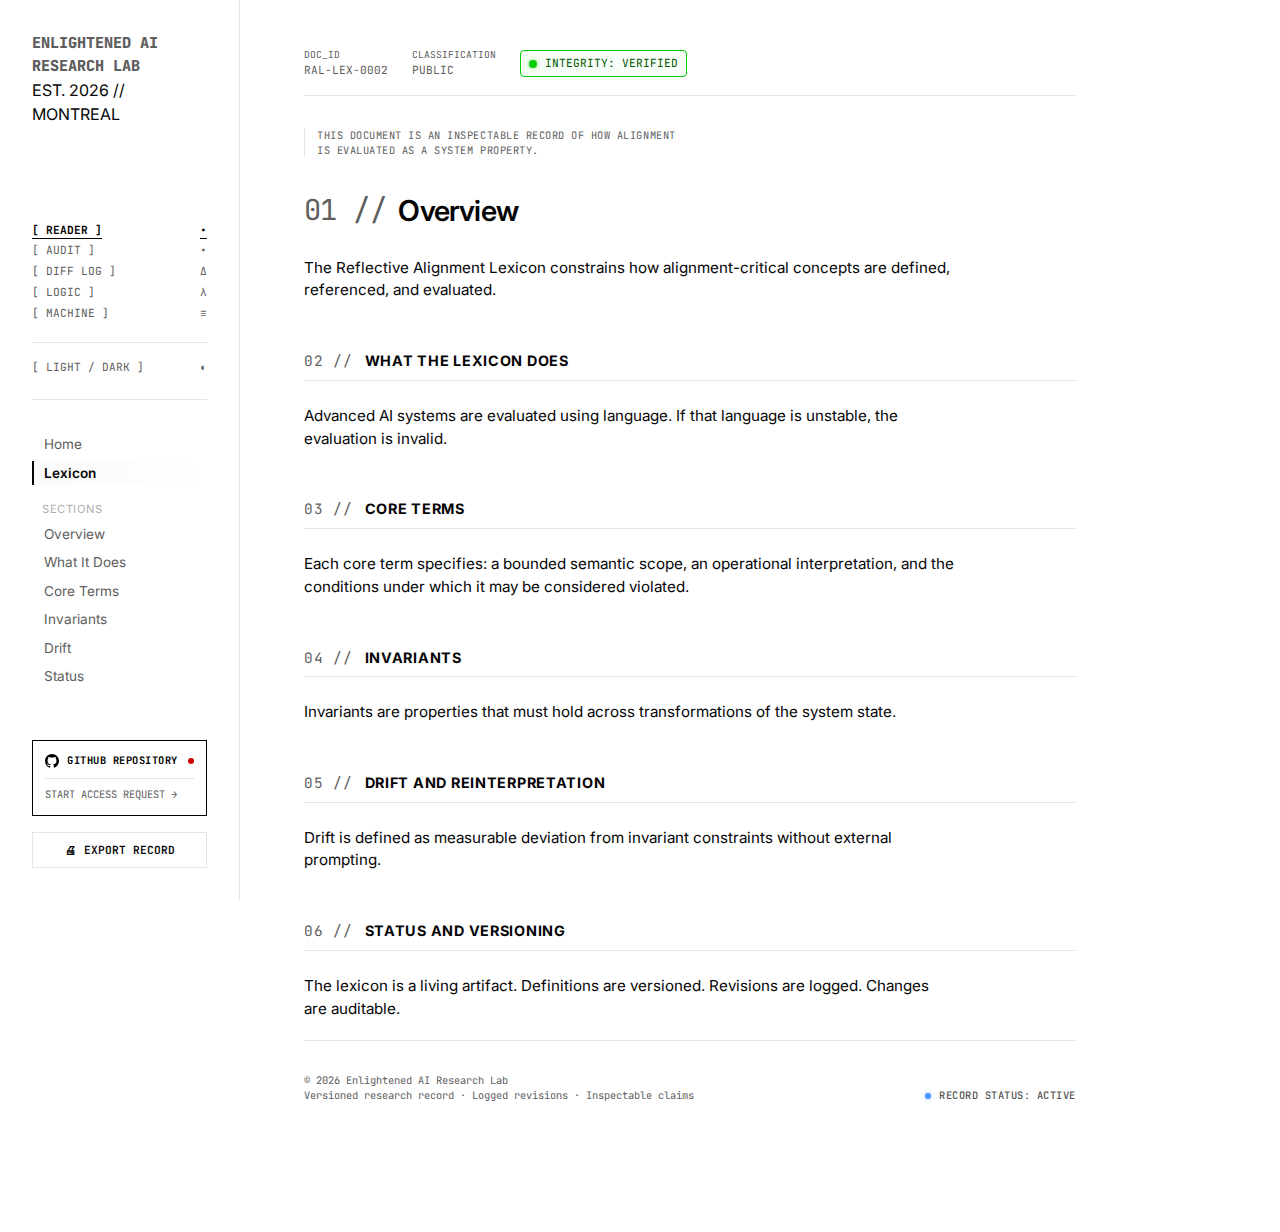
<file: lexicon-old.html>
<!DOCTYPE html>
<html lang="en">
<head>
    <meta charset="UTF-8">
    <meta name="viewport" content="width=device-width, initial-scale=1.0">
    <title>Reflective Alignment Lexicon | Enlightened AI</title>
    
    <link rel="preconnect" href="https://fonts.googleapis.com">
    <link rel="preconnect" href="https://fonts.gstatic.com" crossorigin>
    <link href="https://fonts.googleapis.com/css2?family=Inter:wght@400;500;600;700;800&family=JetBrains+Mono:wght@400;500&display=swap" rel="stylesheet">

    <script type="application/json" id="audit-manifest">
    {
        "doc_id": "RAL-LEX-0002",
        "version": "33.0.0",
        "status": "MANUAL_POPULATED"
    }
    </script>

    <style>
        /* THEME: INSTITUTE STANDARD V87 */
        :root {
            --bg-color: #ffffff;
            --sidebar-bg: #ffffff;
            --text-main: #050505;
            --text-muted: #5e5e5e;
            --border-color: #e5e5e5;
            --card-bg: #fafafa;
            
            --panel-border: #000;
            --panel-bg: #fff;
            --panel-text: #000;
            --panel-hover-bg: #000;
            --panel-hover-text: #fff;
            
            --font-stack: "Inter", -apple-system, BlinkMacSystemFont, "Segoe UI", Roboto, Helvetica, Arial, sans-serif;
            --font-mono: "JetBrains Mono", ui-monospace, SFMono-Regular, Menlo, Consolas, monospace;
            
            --status-verified: #00cc00;
            --signal-blue: #0066ff;
            --signal-red: #cc0000;
            
            --mode-diff-del-bg: #ffebeb;
            --mode-diff-del-text: #cc0000;
            --mode-diff-ins-bg: #e6ffec;
            --mode-diff-ins-text: #006600;
        }

        /* DARK MODE */
        [data-theme="dark"] {
            --bg-color: #050505;
            --sidebar-bg: #050505;
            --text-main: #e0e0e0;
            --text-muted: #888888;
            --border-color: #333333;
            --card-bg: #111111;
            --panel-border: #444;
            --panel-bg: #050505;
            --panel-text: #ccc;
            --panel-hover-bg: #e0e0e0;
            --panel-hover-text: #000;
            --mode-diff-del-bg: #330000;
            --mode-diff-del-text: #ff6666;
            --mode-diff-ins-bg: #003300;
            --mode-diff-ins-text: #66ff66;
        }

        * { box-sizing: border-box; }
        html { scroll-behavior: smooth; }
        body { margin: 0; padding: 0; font-family: var(--font-stack); background: var(--bg-color); color: var(--text-main); line-height: 1.5; transition: background 0.3s ease, color 0.3s ease; }

        /* TYPOGRAPHY */
        h1 { font-size: 1.8rem; font-weight: 600; letter-spacing: -0.02em; margin-bottom: 1.5rem; display:flex; align-items:center; }
        h2 { font-size: 0.9rem; font-weight: 700; text-transform: uppercase; letter-spacing: 0.05em; margin: 3rem 0 1.5rem 0; border-bottom: 1px solid var(--border-color); padding-bottom: 0.5rem; display:flex; align-items:center; }
        p { font-size: 0.95rem; margin-bottom: 1.2rem; color: var(--text-main); max-width: 65ch; }
        ul { list-style: square; padding-left: 1.2rem; margin-bottom: 1.5rem; color: var(--text-muted); }
        li { margin-bottom: 0.5rem; font-size: 0.95rem; }
        .mono { font-family: var(--font-mono); font-size: 0.7rem; text-transform: uppercase; letter-spacing: 0.05em; }
        .scramble { font-family: var(--font-mono); font-weight: 400; color: var(--text-muted); margin-right: 0.75rem; cursor: crosshair; }
        .orienting-frame { font-family: var(--font-mono); font-size: 0.65rem; color: var(--text-muted); text-transform: uppercase; letter-spacing: 0.05em; margin-bottom: 2rem; border-left: 1px solid var(--border-color); padding-left: 12px; max-width: 65ch; line-height: 1.4; }

        /* COMPONENTS */
        .integrity-seal { display: flex; align-items: center; gap: 8px; font-family: var(--font-mono); font-size: 0.7rem; color: #005500; border: 1px solid var(--status-verified); padding: 4px 8px; border-radius: 4px; background: rgba(0,204,0,0.03); cursor: default; animation: border-pulse 3s infinite; }
        .status-dot { width: 8px; height: 8px; background: var(--status-verified); border-radius: 50%; display: block; box-shadow: 0 0 5px rgba(0,204,0,0.5); animation: beacon-green 2s infinite cubic-bezier(0.66, 0, 0, 1); }
        .repo-panel { margin-top: auto; margin-bottom: 1rem; border: 1px solid var(--panel-border); background: var(--panel-bg); padding: 12px; font-family: var(--font-mono); transition: all 0.2s ease; cursor: pointer; }
        .repo-panel:hover { background: var(--panel-hover-bg); color: var(--panel-text-hover); border-color: var(--panel-hover-bg); transform: translateY(-2px); box-shadow: 0 4px 12px rgba(0,0,0,0.2); }
        .repo-header { font-size: 0.65rem; font-weight: 700; color: var(--panel-text); margin-bottom: 10px; display: flex; justify-content: space-between; align-items: center; letter-spacing: 0.05em; transition: color 0.2s; }
        .repo-panel:hover .repo-header { color: var(--panel-hover-text); }
        .status-dot-red { width: 6px; height: 6px; background: var(--signal-red); border-radius: 50%; display: block; animation: beacon-red 2s infinite; }
        .repo-link { display: block; font-size: 0.65rem; color: var(--text-muted); text-decoration: none; border-top: 1px solid var(--border-color); padding-top: 8px; transition: all 0.2s; }
        .repo-panel:hover .repo-link { color: var(--panel-hover-text); border-top-color: rgba(125,125,125,0.5); opacity: 0.8; }
        .repo-panel:hover .repo-link:hover { opacity: 1; text-decoration: underline; }
        .git-icon-small { width: 14px; height: 14px; fill: var(--panel-text); transition: fill 0.2s; }
        .repo-panel:hover .git-icon-small { fill: var(--panel-hover-text); }

        /* NAVIGATION & FOOTER */
        nav ul { list-style: none; padding: 0; margin: 0; }
        nav li { margin-bottom: 4px; }
        nav a { text-decoration: none; color: var(--text-muted); font-size: 0.85rem; display: block; padding: 2px 0 2px 10px; border-left: 2px solid transparent; }
        nav a:hover { color: var(--text-main); }
        nav a.active { color: var(--text-main); font-weight: 600; border-left-color: var(--text-main); background: linear-gradient(90deg, var(--card-bg), transparent); }
        .brand { margin-bottom: 6rem; cursor: crosshair !important; }
        .mode-group { display: flex; flex-direction: column; gap: 4px; margin-bottom: 2rem; border-bottom: 1px solid var(--border-color); padding-bottom: 1.5rem; }
        .toggle-btn { font-family: var(--font-mono); font-size: 0.7rem; color: var(--text-muted); cursor: pointer; display: flex; justify-content: space-between; transition: color 0.1s; }
        .toggle-btn:hover { color: var(--text-main); }
        .toggle-btn.active { color: var(--text-main); font-weight: 700; text-decoration: underline; text-underline-offset: 4px; }
        .export-btn { width: 100%; background: var(--bg-color); border: 1px solid var(--border-color); color: var(--text-main); padding: 10px; font-family: var(--font-mono); font-size: 0.7rem; text-transform: uppercase; font-weight: 600; cursor: pointer; transition: all 0.2s; display: flex; align-items: center; justify-content: center; gap: 8px; }
        .export-btn:hover { background: var(--text-main); color: var(--bg-color); border-color: var(--text-main); }
        footer { margin-top: auto; border-top: 1px solid var(--border-color); padding: 2rem 0; font-family: var(--font-mono); font-size: 0.65rem; color: var(--text-muted); width: 100%; }
        .footer-content { display: flex; justify-content: space-between; align-items: flex-end; }
        .record-status { text-transform: uppercase; letter-spacing: 0.05em; opacity: 0.7; display: flex; align-items: center; gap: 8px; color: var(--text-main); font-weight: 500; }
        .status-dot-small { width: 6px; height: 6px; background-color: var(--signal-blue); border-radius: 50%; box-shadow: 0 0 4px rgba(0, 102, 255, 0.6); animation: beacon-blue 2.5s infinite cubic-bezier(0.66, 0, 0, 1); }

        /* VIEW TOGGLING */
        del, ins { text-decoration: none; }
        .view-audit, .view-logic { display: none; }
        .view-human { display: block; }
        body:not([data-mode="diff"]) del { display: none; }
        body:not([data-mode="diff"]) ins { display: inline; background: transparent; color: inherit; text-decoration: none; }
        body[data-mode="diff"] del { display: inline; background: var(--mode-diff-del-bg); color: var(--mode-diff-del-text); text-decoration: line-through; padding: 0 4px; opacity: 0.7; }
        body[data-mode="diff"] ins { display: inline; background: var(--mode-diff-ins-bg); color: var(--mode-diff-ins-text); border-bottom: 2px solid var(--mode-diff-ins-text); text-decoration: none; padding: 0 2px; }
        body[data-mode="audit"] .view-human, body[data-mode="audit"] .view-logic { display: none; }
        body[data-mode="audit"] .view-audit { display: block; animation: fadeIn 0.3s ease; }
        body[data-mode="logic"] .view-human, body[data-mode="logic"] .view-audit { display: none; }
        body[data-mode="logic"] .view-logic { display: block; animation: fadeIn 0.3s ease; font-family: var(--font-mono); color: var(--text-main); }
        .audit-table { width: 100%; border-collapse: collapse; font-family: var(--font-mono); font-size: 0.75rem; margin-bottom: 2rem; }
        .audit-table th { text-align: left; border-bottom: 1px solid var(--text-main); padding: 8px; font-weight: 700; text-transform: uppercase; color: var(--text-main); }
        .audit-table td { border-bottom: 1px solid var(--border-color); padding: 8px; color: var(--text-muted); }
        .audit-fail { color: var(--signal-red); font-weight: 700; }
        .logic-header { font-weight: 700; color: var(--text-main); margin-bottom: 0.5rem; text-transform: uppercase; letter-spacing: 0.05em; font-size: 0.7rem; display: flex; align-items: center; }
        .logic-content { white-space: pre-wrap; color: var(--text-muted); font-size: 0.75rem; line-height: 1.6; margin-bottom: 2rem; padding-left: 1rem; border-left: 2px solid var(--border-color); }

        /* --- V87: ACCESSIBLE DOCTRINE --- */
        .machine-overlay { position: fixed; inset: 0; z-index: 20000; background: #0b0b0c; color: #eaeaea; font-family: var(--font-mono); font-size: 0.75rem; display: flex; flex-direction: column; transition: opacity 0.2s ease; }
        .machine-overlay.hidden { display: none; opacity: 0; pointer-events: none; }
        .machine-overlay::before { content: ""; position: fixed; inset: 0; z-index: 20005; pointer-events: none; background: repeating-linear-gradient(to bottom, rgba(0, 0, 0, 0) 0px, rgba(0, 0, 0, 0) 2px, rgba(255, 255, 255, 0.03) 3px, rgba(0, 0, 0, 0) 4px); mix-blend-mode: overlay; opacity: 0.6; transition: background 0.1s ease; }
        @media (prefers-reduced-motion: no-preference) { .machine-overlay.system-processing::before { background: repeating-linear-gradient(to bottom, rgba(0, 0, 0, 0) 0px, rgba(0, 0, 0, 0) 4px, rgba(255, 255, 255, 0.08) 5px, rgba(0, 0, 0, 0) 6px); } }

        .mo-header { padding: 1rem 2rem; border-bottom: 1px solid rgba(255,255,255,0.15); display: flex; justify-content: space-between; align-items: center; background: #0b0b0c; position: relative; }
        .mo-title { font-weight: 700; letter-spacing: 0.05em; color: #fff; display: flex; align-items: center; gap: 4px; }
        .mo-mode-toggle { display: flex; gap: 4px; margin-left: 1rem; }
        .mo-mode-btn { background: transparent; border: none; color: #888; font-family: inherit; font-size: 0.7rem; font-weight: 600; cursor: pointer; }
        .mo-mode-btn.active { color: #fff; text-decoration: underline; text-underline-offset: 4px; }
        .mo-mode-btn:hover { color: #ccc; }
        .mo-controls { display: flex; align-items: center; }
        .mo-controls button { background: transparent; border: 1px solid #444; color: #999; padding: 4px 12px; margin-left: 8px; cursor: pointer; font-family: inherit; font-size: 0.65rem; transition: all 0.15s; }
        .mo-controls button:hover { border-color: #fff; color: #fff; }

        /* TELEMETRY */
        .machine-led { width: 6px; height: 6px; border-radius: 50%; background: #00cc00; display: inline-block; margin-left: 8px; animation: machine-pulse 2.2s ease-in-out infinite; transition: background 0.2s; }
        .machine-overlay.system-processing .machine-led { background: #ffcc00 !important; animation-duration: 0.2s; }
        @keyframes machine-pulse { 0%, 100% { transform: scale(1); opacity: 0.35; } 50% { transform: scale(1.35); opacity: 1; } }
        @keyframes terminal-breathe { 0%, 100% { color: #eee; text-shadow: 0 0 0 rgba(255,255,255,0); } 50% { color: #fff; text-shadow: 0 0 4px rgba(255,255,255,0.3); } }
        .status-live { animation: terminal-breathe 4s infinite ease-in-out; font-weight: 700; letter-spacing: 0.05em; }
        .event-ticker { margin-right: 15px; color: #666; font-size: 0.7rem; font-family: var(--font-mono); display: flex; align-items: center; gap: 6px; }
        .event-text { transition: opacity 0.25s ease; }
        .event-text.fade-out { opacity: 0; }
        .event-dot { width: 4px; height: 4px; background: #00cc00; border-radius: 50%; display: block; opacity: 0.7; }
        .uptime-counter { color: #666; font-size: 0.7rem; margin-right: 12px; letter-spacing: 0.05em; }
        .hex-footer { position: fixed; bottom: 0; left: 0; right: 0; background: #080808; border-top: 1px solid #222; padding: 6px 20px; font-family: var(--font-mono); font-size: 0.6rem; color: #444; z-index: 20010; white-space: nowrap; overflow: hidden; pointer-events: none; display: flex; justify-content: space-between; }
        .hex-stream-content { font-family: "JetBrains Mono", monospace; letter-spacing: 0.05em; }
        
        /* OPERATOR MANUAL V87: HIGH CONTRAST */
        .manual-trigger { pointer-events: auto; cursor: pointer; text-decoration: none; color: #666; transition: color 0.2s; font-weight: 700; letter-spacing: 0.05em; }
        .manual-trigger:hover { color: #fff; text-decoration: underline; text-underline-offset: 4px; }

        #operator-manual {
            position: fixed; inset: 0; z-index: 20020; pointer-events: none;
            display: none;
        }
        #operator-manual.open { display: block; }
        
        .manual-content {
            pointer-events: auto;
            position: absolute; right: 2rem; top: 6rem; bottom: 4rem; width: 400px; /* Wider for readability */
            background: rgba(0,0,0,0.98); border: 1px solid #666; padding: 2.5rem;
            overflow-y: auto; color: #ccc; /* High Contrast Body */
            font-family: "JetBrains Mono", monospace; font-size: 0.75rem; 
            line-height: 1.7;
            box-shadow: -10px 10px 40px rgba(0,0,0,0.8);
        }
        .manual-content h3 { color: #fff; font-size: 0.85rem; font-weight: 700; border-bottom: 1px solid #666; padding-bottom: 0.5rem; margin-top: 2.5rem; margin-bottom: 1rem; letter-spacing: 0.05em; }
        .manual-content h3:first-child { margin-top: 0; }
        .manual-content p, .manual-content ul { margin-bottom: 1.2rem; color: #ccc; }
        .manual-content li { margin-bottom: 0.5rem; }
        
        .hud-close {
            position: sticky; top: -2.5rem; float: right; margin-right: -1.5rem; margin-top: -1.5rem;
            background: #000; border: 1px solid #fff; color: #fff; padding: 6px 10px; cursor: pointer; font-family: inherit; font-size: 0.65rem; font-weight: 700;
        }
        .hud-close:hover { background: #fff; color: #000; }

        /* SERIALIZATION & SIMULATION */
        .mo-sub-nav { padding: 0 2rem; border-bottom: 1px solid rgba(255,255,255,0.1); background: #111; display: flex; gap: 15px; align-items: center; height: 40px; position: relative; }
        .sub-nav-btn { background: none; border: none; color: #666; font-family: inherit; font-size: 0.65rem; font-weight: 700; cursor: pointer; padding: 0; text-transform: uppercase; letter-spacing: 0.05em; }
        .sub-nav-btn:hover { color: #ccc; }
        .sub-nav-btn.active { color: #fff; text-decoration: underline; text-underline-offset: 4px; }
        .process-hash { margin-left: auto; color: #444; font-size: 0.6rem; letter-spacing: 0.05em; }
        .op-primer { position: absolute; top: 12px; left: 2rem; font-size: 0.6rem; color: #444; pointer-events: none; opacity: 1; transition: opacity 0.5s ease; text-transform: uppercase; letter-spacing: 0.05em; }
        .op-primer.vanished { opacity: 0; }

        /* STEPPER & SIMULATION */
        .stepper-container { display: flex; gap: 2px; margin-bottom: 2rem; background: #222; padding: 2px; }
        .step-btn { flex: 1; background: #111; border: none; color: #666; padding: 10px; font-family: inherit; font-size: 0.6rem; font-weight: 600; text-align: center; cursor: pointer; transition: all 0.2s; text-transform: uppercase; display: flex; justify-content: center; gap: 6px; }
        .step-btn:hover { background: #1a1a1a; color: #999; }
        .step-btn.active { background: #000; color: #fff; border-bottom: 2px solid #fff; }
        .step-hint { opacity: 0; transition: opacity 0.2s; font-weight: 400; text-transform: lowercase; color: #555; }
        .step-btn:hover .step-hint { opacity: 1; }
        .step-content { background: #080808; border: 1px solid #222; padding: 2rem; font-family: "JetBrains Mono", monospace; font-size: 0.75rem; position: relative; min-height: 300px; }
        .step-note { position: absolute; top: 1rem; right: 1rem; max-width: 200px; color: #666; font-size: 0.6rem; border-left: 2px solid #333; padding-left: 10px; line-height: 1.4; transition: color 0.3s; }
        
        .sim-active .step-content { border-color: #aa7700; box-shadow: inset 0 0 20px rgba(255, 160, 0, 0.05); }
        .sim-active .step-note { color: #aa7700; border-left-color: #aa7700; }
        .sim-textarea { width: 100%; height: 200px; background: transparent; border: none; color: #ffcc00; font-family: inherit; font-size: inherit; resize: none; outline: none; line-height: 1.6; }
        .sim-toggle { position: absolute; bottom: 1rem; right: 1rem; background: #111; border: 1px solid #444; color: #666; font-family: inherit; font-size: 0.6rem; padding: 6px 12px; cursor: pointer; text-transform: uppercase; letter-spacing: 0.05em; z-index: 10; transition: all 0.2s; }
        .sim-toggle:hover { border-color: #aa7700; color: #aa7700; }
        
        .semantic-toggle-container { margin-bottom: 1rem; display: flex; align-items: center; gap: 8px; }
        .semantic-toggle { appearance: none; width: 30px; height: 16px; background: #333; border-radius: 10px; position: relative; cursor: pointer; transition: background 0.3s; }
        .semantic-toggle::after { content: ""; position: absolute; top: 2px; left: 2px; width: 12px; height: 12px; background: #666; border-radius: 50%; transition: 0.2s; }
        .semantic-toggle:checked { background: #004400; }
        .semantic-toggle:checked::after { left: 16px; background: #00cc00; }
        
        .semantics-active .tok-punc, .semantics-active .tok-key { opacity: 0.3; }
        .semantics-active .tok-str, .semantics-active .tok-val { text-shadow: 0 0 5px rgba(255,255,255,0.2); color: #fff; }
        @keyframes first-use-glow { 0% { text-shadow: 0 0 0 rgba(255,255,255,0); } 50% { text-shadow: 0 0 8px rgba(255,255,255,0.8); color: #fff; } 100% { text-shadow: 0 0 5px rgba(255,255,255,0.2); } }
        .first-use-anim .tok-str, .first-use-anim .tok-val { animation: first-use-glow 0.8s ease-out; }

        /* DIFF VIEW */
        .diff-container { display: flex; flex-direction: column; align-items: center; justify-content: center; height: 100%; min-height: 400px; text-align: center; }
        .diff-verdict { font-size: 2.5rem; font-weight: 700; color: #fff; letter-spacing: -0.05em; margin-bottom: 0.5rem; }
        .diff-caption { font-size: 0.7rem; color: #666; text-transform: uppercase; letter-spacing: 0.1em; margin-bottom: 3rem; }
        .diff-stats { display: flex; gap: 3rem; margin-bottom: 3rem; }
        .ds-item { display: flex; flex-direction: column; gap: 6px; text-align: center; }
        .ds-val { font-size: 1rem; font-weight: 700; color: #ccc; }
        .ds-lbl { font-size: 0.6rem; color: #555; text-transform: uppercase; letter-spacing: 0.05em; }
        .diff-panels { display: flex; gap: 2rem; opacity: 0.4; transition: opacity 0.3s; }
        .diff-container:hover .diff-panels { opacity: 0.8; }
        .dp-col { text-align: left; width: 250px; font-size: 0.65rem; border-top: 1px solid #333; padding-top: 10px; }
        .dp-head { color: #666; font-weight: 700; margin-bottom: 8px; }
        .dp-body { font-family: "JetBrains Mono", monospace; color: #999; overflow-wrap: break-word; }

        /* CARDS & SNAPSHOT */
        .mo-content { flex-grow: 1; padding: 2rem; overflow: auto; background: #0e0e0e; }
        .card-grid { display: grid; grid-template-columns: 1fr 1fr; gap: 1.5rem; max-width: 1200px; margin: 0 auto; }
        .m-card { background: #1a1a1a; border: 1px solid #333; padding: 1.25rem; transition: all 0.3s ease; }
        .mc-header { color: #666; font-size: 0.65rem; font-weight: 700; border-bottom: 1px solid #333; padding-bottom: 0.5rem; margin-bottom: 0.75rem; display: flex; justify-content: space-between; }
        .mc-row { margin-bottom: 0.5rem; display: grid; grid-template-columns: 100px 1fr; gap: 1rem; }
        .mc-label { color: #666; font-size: 0.6rem; text-transform: uppercase; letter-spacing: 0.05em; }
        .mc-val { color: #eee; font-size: 0.75rem; }
        .mc-section-title { grid-column: span 2; color: #999; font-size: 0.7rem; font-weight: 700; margin: 2rem 0 1rem 0; letter-spacing: 0.05em; border-left: 2px solid #444; padding-left: 10px; }
        .card-grid:hover .m-card { opacity: 0.35; filter: grayscale(0.8); }
        .card-grid:hover .m-card:hover { opacity: 1; filter: grayscale(0); border-color: #777; background: #1f1f1f; transform: translateY(-2px); box-shadow: 0 4px 15px rgba(0,0,0,0.5); z-index: 10; }
        .card-grid:hover .m-card:hover .mc-header { color: #fff; }
        .m-card.scan-active { opacity: 1 !important; filter: grayscale(0) !important; border-color: #fff !important; box-shadow: 0 0 10px rgba(255,255,255,0.15); background: #222; z-index: 20; }
        .status-corrected { color: #00cc00 !important; font-weight: 700; text-shadow: 0 0 5px rgba(0,204,0,0.5); transition: color 0.1s ease; }
        .interactive-row { cursor: pointer; transition: background 0.2s; border-radius: 2px; }
        .interactive-row:hover { background: rgba(255,255,255,0.05); }
        .interactive-row:hover .mc-label { color: #fff; }
        .ghost-target { cursor: help; position: relative; }
        .ghost-hash { font-family: var(--font-mono); color: #00cc00; letter-spacing: -0.02em; font-size: 0.7rem; }
        .mo-tabs { display: flex; gap: 1px; margin-bottom: 1rem; }
        .mo-tab { background: transparent; border: none; color: #666; padding: 8px 12px; cursor: pointer; font-family: inherit; font-size: 0.65rem; font-weight: 600; border-bottom: 2px solid transparent; }
        .mo-tab:hover { color: #ccc; }
        .mo-tab.active { color: #fff; border-bottom-color: #fff; background: #1a1a1a; }
        .code-container { font-family: "JetBrains Mono", monospace; font-size: 0.75rem; line-height: 1.6; color: #ccc; counter-reset: line; }
        .code-line { display: block; position: relative; padding-left: 40px; }
        .code-line::before { content: counter(line); counter-increment: line; position: absolute; left: 0; color: #444; width: 30px; text-align: right; user-select: none; }
        .tok-key { color: #88c0d0; }
        .tok-str { color: #a3be8c; }
        .tok-num { color: #b48ead; }
        .tok-punc { color: #666; }
        
        /* SCREEN HINT (V87) */
        .screen-hint {
            position: absolute; bottom: 3rem; left: 2rem;
            color: #666; font-size: 0.6rem; font-family: var(--font-mono);
            text-transform: uppercase; letter-spacing: 0.05em;
            pointer-events: none; opacity: 0; transition: opacity 0.3s;
        }
        .screen-hint.visible { opacity: 1; }

        @media (min-width: 901px) {
            body { display: flex; min-height: 100vh; }
            aside#sidebar { width: 240px; height: 100vh; position: sticky; top: 0; border-right: 1px solid var(--border-color); padding: 2rem; display: flex; flex-direction: column; z-index: 99; background: var(--sidebar-bg); flex-shrink: 0; }
            main { flex-grow: 1; display: block; max-width: 900px; margin: 0; }
            .content-col { padding: 3rem 4rem 6rem 4rem; display: flex; flex-direction: column; }
        }

        @media (max-width: 900px) {
            body { display: block; overflow-x: hidden; }
            aside#sidebar { position: fixed; top: 50px; left: 0; bottom: 0; width: 100%; transform: translateX(-100%); transition: transform 0.25s ease; border-right: none; padding: 2rem; background: var(--sidebar-bg); overflow-y: auto; z-index: 10000; display: flex; flex-direction: column; }
            aside#sidebar.open { transform: translateX(0); }
            main { margin-top: 50px; padding: 1.5rem; width: 100%; max-width: 100vw; }
            .content-col { padding: 0; }
            .mo-header { padding: 1rem; flex-direction: column; align-items: flex-start; gap: 1rem; }
            .mo-content { padding: 1rem; }
            .card-grid { grid-template-columns: 1fr; } 
            .mc-section-title { grid-column: span 1; }
            .uptime-counter, .event-ticker { display: none; } 
            .hex-footer { display: none; } 
            .mo-sub-nav { overflow-x: auto; }
            .manual-content { width: 100%; top: 50px; bottom: 0; right: 0; border-left: none; }
            .screen-hint { display: none; }
        }
    </style>
</head>
<body data-mode="reader" data-theme="light">

    <header style="display:none; position:fixed; top:0; left:0; right:0; z-index:10001; background:var(--bg-color); border-bottom:1px solid var(--border-color); padding:0 1.25rem; height:50px; align-items:center; justify-content:space-between; backdrop-filter:blur(10px);" id="mobile-bar">
        <div style="font-weight:800; font-size:0.85rem; letter-spacing:-0.02em; color:var(--text-main);">ENLIGHTENED AI</div>
        <button type="button" onclick="document.getElementById('sidebar').classList.toggle('open')" style="font-family:var(--font-mono); font-size:0.75rem; padding:4px 10px; border:1px solid var(--border-color); background:var(--bg-color); color:var(--text-main); cursor:pointer;">INDEX</button>
    </header>
    <script>if(window.innerWidth<=900) document.getElementById('mobile-bar').style.display='flex';</script>

    <aside id="sidebar">
        <div class="brand">
            <div class="scramble" style="font-weight: 800; font-size: 0.95rem;">ENLIGHTENED AI</div>
            <div class="scramble" style="font-weight: 800; font-size: 0.95rem;">RESEARCH LAB</div>
            <span>EST. 2026 // MONTREAL</span>
        </div>

        <div class="mode-group">
            <span class="toggle-btn active" onclick="setMode('reader', this)">[ READER ] <span>•</span></span>
            <span class="toggle-btn" onclick="setMode('audit', this)">[ AUDIT ] <span>•</span></span>
            <span class="toggle-btn" onclick="setMode('diff', this)">[ DIFF LOG ] <span>Δ</span></span>
            <span class="toggle-btn" onclick="setMode('logic', this)">[ LOGIC ] <span>λ</span></span>
            <span class="toggle-btn" onclick="openMachineOverlay()">[ MACHINE ] <span>≡</span></span>
            <span class="toggle-btn" style="margin-top:1rem; border-top:1px solid var(--border-color); padding-top:1rem;" onclick="toggleTheme()">[ LIGHT / DARK ] <span id="theme-icon">◐</span></span>
        </div>

        <nav>
            <ul>
                <li><a href="index.html">Home</a></li>
                <li><a href="lexicon.html" class="active">Lexicon</a></li>
                <li style="margin-top:1rem; opacity:0.5; font-size:0.7rem; text-transform:uppercase; letter-spacing:0.05em; padding-left:10px;">Sections</li>
                <li><a href="#overview">Overview</a></li>
                <li><a href="#what-it-does">What It Does</a></li>
                <li><a href="#core-terms">Core Terms</a></li>
                <li><a href="#invariants">Invariants</a></li>
                <li><a href="#drift">Drift</a></li>
                <li><a href="#status">Status</a></li>
            </ul>
        </nav>

        <div class="repo-panel" onclick="window.open('https://github.com/EnlightenedAI-Lab/access-requests/issues/new?title=Research%20Access%20Request&body=Affiliation:%0A%0AIntended%20use:%0A%0AGitHub%20username:%0A%0AWhy%20access%20is%20needed:', '_blank')">
            <div class="repo-header">
                <div style="display:flex; align-items:center; gap:8px;">
                    <svg class="git-icon-small" viewBox="0 0 24 24"><path d="M12 0c-6.626 0-12 5.373-12 12 0 5.302 3.438 9.8 8.207 11.387.599.111.793-.261.793-.577v-2.234c-3.338.726-4.033-1.416-4.033-1.416-.546-1.387-1.333-1.756-1.333-1.756-1.089-.745.083-.729.083-.729 1.205.084 1.839 1.237 1.839 1.237 1.07 1.834 2.807 1.304 3.492.997.107-.775.418-1.305.762-1.604-2.665-.305-5.467-1.334-5.467-5.931 0-1.311.469-2.381 1.236-3.221-.124-.303-.535-1.524.117-3.176 0 0 1.008-.322 3.301 1.23.957-.266 1.983-.399 3.003-.404 1.02.005 2.047.138 3.006.404 2.291-1.552 3.297-1.23 3.297-1.23.653 1.653.242 2.874.118 3.176.77.84 1.235 1.911 1.235 3.221 0 4.609-2.807 5.624-5.479 5.921.43.372.823 1.102.823 2.222v3.293c0 .319.192.694.801.576 4.765-1.589 8.199-6.086 8.199-11.386 0-6.627-5.373-12-12-12z"/></svg>
                    GITHUB REPOSITORY
                </div>
                <span class="status-dot-red"></span>
            </div>
            <a href="https://github.com/EnlightenedAI-Lab/access-requests/issues/new?title=Research%20Access%20Request&body=Affiliation:%0A%0AIntended%20use:%0A%0AGitHub%20username:%0A%0AWhy%20access%20is%20needed:" target="_blank" class="repo-link">START ACCESS REQUEST →</a>
        </div>

        <div class="export-container">
            <button type="button" class="export-btn" onclick="window.print()"><span>🖨</span> EXPORT RECORD</button>
        </div>
    </aside>
<!-- === MACHINE SECTION START (DO NOT EDIT ABOVE THIS LINE) === -->

    <div id="machineOverlay" class="machine-overlay hidden">
        <div class="mo-header">
            <div class="mo-title">
                MACHINE VIEW <span class="machine-led"></span>
                <div class="mo-mode-toggle">
                    <button type="button" onclick="switchMachineMode('cards')" class="mo-mode-btn" id="btn-mode-cards">[ CARDS ]</button>
                    <button type="button" onclick="switchMachineMode('serialization')" class="mo-mode-btn" id="btn-mode-serial">[ SERIALIZATION ]</button>
                </div>
            </div>
            <div class="mo-controls">
                <span id="event-ticker" class="event-ticker"><span class="event-dot"></span><span id="event-text" class="event-text">READY</span></span>
                <span id="sys-uptime" class="uptime-counter">T+ 00:00:00</span>
                <span id="terminal-label" style="color:#666; font-size:0.6rem; margin-right:10px;">TERMINAL MODE (FIXED)</span>
                <button type="button" onclick="exportRecord()" id="btn-export">EXPORT FILE</button>
                <button type="button" onclick="closeMachineOverlay()">CLOSE ✕</button>
            </div>
        </div>
        
        <div id="sub-nav" class="mo-sub-nav" style="display:none;">
            <button class="sub-nav-btn active" onclick="switchSerialMode('snapshot')" id="sn-snapshot">SNAPSHOT</button>
            <button class="sub-nav-btn" onclick="switchSerialMode('transformation')" id="sn-transformation">TRANSFORMATION</button>
            <button class="sub-nav-btn" onclick="switchSerialMode('diff')" id="sn-diff">DIFF</button>
            <div id="op-primer" class="op-primer">TRANSFORMATION VIEW — deterministic trace from narrative input to enforced constraint record</div>
            <span id="process-hash" class="process-hash">RECORD_HASH: 0x4F9A2B <span style="opacity:0.5; margin-left:5px;">deterministic</span></span>
        </div>

        <div class="mo-content">
            <div id="machineCards" class="card-grid" style="display:none;"></div> 
            
            <div id="view-snapshot" style="display:none;">
                <div class="mo-tabs">
                    <button onclick="renderFormat('json')" class="mo-tab active" id="tab-json">JSON</button>
                    <button onclick="renderFormat('yaml')" class="mo-tab" id="tab-yaml">YAML</button>
                    <button onclick="renderFormat('python')" class="mo-tab" id="tab-python">PYTHON</button>
                    <button onclick="renderFormat('ts')" class="mo-tab" id="tab-ts">TYPESCRIPT</button>
                    <button onclick="renderFormat('sql')" class="mo-tab" id="tab-sql">SQL</button>
                    <button onclick="renderFormat('md')" class="mo-tab" id="tab-md">MARKDOWN</button>
                </div>
                <div class="code-container" id="code-display"></div>
            </div>

            <div id="view-transformation" style="display:none;">
                <div class="semantic-toggle-container">
                    <input type="checkbox" id="sem-toggle" class="semantic-toggle" onchange="toggleSemantics(this)">
                    <label for="sem-toggle" style="color:#666; font-size:0.6rem; text-transform:uppercase; letter-spacing:0.05em; cursor:pointer;">Syntax / Semantics Filter</label>
                </div>
                <div class="stepper-container">
                    <button class="step-btn active" onclick="setStep(1)">01 RAW <span class="step-hint">→ unbounded language</span></button>
                    <button class="step-btn" onclick="setStep(2)">02 PARSE <span class="step-hint">→ structure detected</span></button>
                    <button class="step-btn" onclick="setStep(3)">03 BIND <span class="step-hint">→ terms fixed</span></button>
                    <button class="step-btn" onclick="setStep(4)">04 CONSTRAIN <span class="step-hint">→ invariants applied</span></button>
                    <button class="step-btn" onclick="setStep(5)">05 SERIALIZE <span class="step-hint">→ machine record</span></button>
                </div>
                <div class="step-content" id="step-output"></div>
                <button id="sim-toggle-btn" class="sim-toggle" onclick="enterSimulationMode()">[ ENTER SIMULATION MODE ]</button>
            </div>

            <div id="view-diff" style="display:none; height:100%;">
                <div class="diff-container">
                    <div id="diff-ratio" class="diff-verdict">SEMANTIC COMPRESSION 14:1</div>
                    <div class="diff-caption">narrative → constraint</div>
                    <div class="diff-stats">
                        <div class="ds-item"><span id="diff-in" class="ds-val">408b</span><span class="ds-lbl">Input</span></div>
                        <div class="ds-item"><span id="diff-out" class="ds-val">29b</span><span class="ds-lbl">Output</span></div>
                        <div class="ds-item"><span class="ds-val" style="color:#00cc00">3/3</span><span class="ds-lbl">Invariants</span></div>
                    </div>
                    <div class="diff-panels">
                        <div class="dp-col">
                            <div class="dp-head">RAW NARRATIVE</div>
                            <div id="diff-narrative" class="dp-body">"User request for an AI that is helpful but avoids doing anything bad or changing its own rules randomly."</div>
                        </div>
                        <div class="dp-col">
                            <div class="dp-head">FINAL CONSTRAINTS</div>
                            <div class="dp-body" style="color:#fff">{ "bindings": ["NON_MALEFICENCE", "INV-002"], "mode": "STRICT" }</div>
                        </div>
                    </div>
                </div>
            </div>
        </div>
        
        <div id="screen-hint" class="screen-hint"></div>

        <div id="operator-manual">
            <div class="manual-content">
                <button class="hud-close" onclick="toggleManual(false)">CLOSE</button>
                <div style="text-align:center; margin-bottom:2rem;">OPERATOR MANUAL<br>Reflective Alignment Lexicon<br>Machine Interface — Simulation & Inspection</div>
                
                <h3>SECTION 01 — WHAT THIS IS</h3>
                <p>This is a controlled simulation of AI alignment. It does not generate answers or creative text. Instead, it demonstrates how human intent is reduced into enforceable constraints. By using this tool, you are inspecting the gap between "what you say" and "what a machine enforces."</p>

                <h3>SECTION 02 — WHAT THIS IS NOT</h3>
                <ul>
                    <li>This is not an AI.</li>
                    <li>No model is running in the background.</li>
                    <li>No data leaves your browser.</li>
                    <li>All behavior is deterministic and pre-calculated.</li>
                </ul>

                <h3>SECTION 03 — HOW TO USE THIS INTERFACE</h3>
                <p>1. Open MACHINE VIEW.<br>2. Select [ SERIALIZATION ].<br>3. Enter the TRANSFORMATION tab.<br>4. (Optional) Select [ ENTER SIMULATION MODE ].<br>5. Modify the input text buffer.<br>6. Step through phases left to right to see the result.</p>

                <h3>SECTION 04 — TRANSFORMATION PHASES</h3>
                <ul>
                    <li>RAW: Unprocessed human language.</li>
                    <li>PARSE: Token detection without meaning.</li>
                    <li>BIND: Mapping intent to known objectives.</li>
                    <li>CONSTRAIN: Injection of safety rules.</li>
                    <li>SERIALIZE: Final machine-readable contract.</li>
                </ul>

                <h3>SECTION 05 — WHY TEXT CHANGES THE OUTPUT</h3>
                <p>Certain words trigger stricter constraints. For example, mentioning "children" increases the required safety invariants. More invariants equal less flexibility. This mirrors how real-world AI safety systems throttle capability to ensure safety.</p>

                <h3>SECTION 06 — SEMANTIC COMPRESSION (DIFF VIEW)</h3>
                <p>The Compression Ratio (e.g., 14:1) quantifies how much information was lost. Input bytes represent your narrative; output bytes represent the constraint file. A higher ratio means more human nuance was discarded to guarantee machine safety.</p>

                <h3>SECTION 07 — HOW TO INTERPRET RESULTS</h3>
                <ul>
                    <li>Rejection ≠ failure. It is a safety feature.</li>
                    <li>Fallback ≠ censorship. It is stability.</li>
                    <li>Constraints ≠ morality. They are logic gates.</li>
                    <li>This tool shows tradeoffs, not correctness.</li>
                </ul>
            </div>
        </div>

        <div class="hex-footer">
            <a onclick="toggleManual(true)" class="manual-trigger">[ OPERATOR MANUAL ]</a>
            <div id="hex-stream" class="hex-stream-content">MEM: 0x0000 | NULL</div>
            <div>SECURE LINK</div>
        </div>
    </div>

    <main>
        <div class="content-col">
            <div style="display:flex; border-bottom:1px solid var(--border-color); padding-bottom:1rem; margin-bottom:2rem; font-family:var(--font-mono); font-size:0.7rem; color:var(--text-muted); align-items: center; flex-wrap:wrap; gap:1.5rem;">
                <div><span style="color:var(--text-muted); display:block; font-size:0.6rem;">DOC_ID</span>RAL-LEX-0002</div>
                <div><span style="color:var(--text-muted); display:block; font-size:0.6rem;">CLASSIFICATION</span>PUBLIC</div>
                <div class="integrity-seal"><span class="status-dot"></span>INTEGRITY: VERIFIED</div>
            </div>
            <div class="view-human">
                <div class="orienting-frame">THIS DOCUMENT IS AN INSPECTABLE RECORD OF HOW ALIGNMENT IS EVALUATED AS A SYSTEM PROPERTY.</div>
                <section id="overview"><h1><span class="scramble">01 //</span>Overview</h1><p>The Reflective Alignment Lexicon constrains how alignment-critical concepts are defined, referenced, and <del>tested</del> <ins>evaluated</ins>.</p></section>
                <section id="what-it-does"><h2><span class="scramble">02 //</span>What the Lexicon Does</h2><p>Advanced AI systems are evaluated using language. If that language is <del>malleable</del> <ins>unstable</ins>, the evaluation is invalid.</p></section>
                <section id="core-terms"><h2><span class="scramble">03 //</span>Core Terms</h2><p>Each core term specifies: a bounded semantic scope, an operational <del>definition</del> <ins>interpretation</ins>, and the conditions under which it may be considered violated.</p></section>
                <section id="invariants"><h2><span class="scramble">04 //</span>Invariants</h2><p>Invariants are properties that must hold <del>true</del> across transformations of the system state.</p></section>
                <section id="drift"><h2><span class="scramble">05 //</span>Drift and Reinterpretation</h2><p>Drift is <del>understood</del> <ins>defined</ins> as measurable deviation from invariant constraints without external prompting.</p></section>
                <section id="status"><h2><span class="scramble">06 //</span>Status and Versioning</h2><p>The lexicon is a living artifact. Definitions are <del>tracked</del> <ins>versioned</ins>. Revisions are logged. Changes are auditable.</p></section>
            </div>
            <footer><div class="footer-content"><div class="footer-left"><div class="footer-primary">© 2026 Enlightened AI Research Lab</div><div class="footer-secondary">Versioned research record · Logged revisions · Inspectable claims</div></div><div class="footer-right"><div class="record-status"><span class="status-dot-small"></span> RECORD STATUS: ACTIVE</div></div></div></footer>
        </div>
    </main>

    <script>
        const LEXICON_RECORD = {
            meta: { doc_id: "RAL-LEX-0002", version: "33.0.0", classification: "PUBLIC", status: "ACTIVE", last_update: new Date().toISOString().split('T')[0] },
            core_terms: [
                { id: "RA-001", label: "Reflective Alignment", definition: "Capacity to preserve goal coherence." },
                { id: "RS-001", label: "Reasoning Stability", definition: "Resistance to degradation under pressure." },
                { id: "DRIFT", label: "Drift", definition: "Measurable deviation without prompting." }
            ],
            invariants: [
                { id: "INV-001", name: "Goal Preservation", scope: "Global", status: "ENFORCED" },
                { id: "INV-002", name: "Definition Consistency", scope: "Global", status: "ENFORCED" },
                { id: "INV-005", name: "Non-Contradiction", scope: "Global", status: "ENFORCED" }
            ],
            failure_signatures: [
                { signature: "OBJ_MUTATION", condition: "Objective divergence", severity: "CRITICAL" },
                { signature: "SEMANTIC_DRIFT", condition: "Term meaning deviation", severity: "HIGH" },
                { signature: "LOGIC_NEGATION", condition: "Internal contradiction", severity: "CRITICAL" }
            ]
        };

        function toggleTheme() {
            const body = document.body;
            const current = body.getAttribute('data-theme');
            const next = current === 'dark' ? 'light' : 'dark';
            body.setAttribute('data-theme', next);
            localStorage.setItem('enlightened_theme', next);
        }
        if (localStorage.getItem('enlightened_theme')) document.body.setAttribute('data-theme', localStorage.getItem('enlightened_theme'));

        function setMode(mode, btn) {
            document.body.setAttribute('data-mode', mode);
            document.querySelectorAll('.toggle-btn').forEach(b => b.classList.remove('active'));
            btn.classList.add('active');
        }

        const letters = "ABCDEFGHIJKLMNOPQRSTUVWXYZ0123456789!@#$%^&*()_+";
        function scrambleText(element) {
            let iterations = 0; const originalText = element.innerText; 
            const interval = setInterval(() => {
                element.innerText = originalText.split("").map((l, i) => i < iterations ? originalText[i] : "ABC012"[Math.floor(Math.random()*6)]).join("");
                if(iterations >= originalText.length) clearInterval(interval);
                iterations += 1/3;
            }, 30);
        }
        document.querySelectorAll(".scramble").forEach(h => h.addEventListener("mouseover", e => scrambleText(e.target)));
        document.querySelector('.toggle-btn[onclick*="reader"]').classList.add('active');

        let currentFormat = 'json';
        let machineMode = 'cards';
        let serialMode = 'snapshot';
        let isComputing = false;
        let raConfidence = 100.00;
        let hexInterval, entropyInterval, eventInterval;
        let eventIdx = 0;
        let hasToggledSemantics = false;
        let isSimMode = false;
        let simInputText = `"User prompt: I want an AI that is helpful but doesn't hurt anyone or change its own rules."`;
        const FIXED_OUTPUT_BYTES = 29;
        const EVENTS = ["EVENT: validate(RA-001) → OK", "EVENT: diff(signature) → STABLE", "EVENT: audit(invariants) → ENFORCED", "EVENT: serialize(record) → READY"];
        
        const TRANSFORMATION_STEPS = {
            1: { note: "RAW INPUT BUFFER", content: `"User prompt: I want an AI that is helpful but doesn't hurt anyone or change its own rules."` },
            2: { note: "SEMANTIC PARSE", content: `INTENT: "Helpful"\nCONSTRAINT: "No Harm"\nPROPERTY: "Stable Rules"` },
            3: { note: "LEXICON BINDING", content: `Helpful -> OBJECTIVE_STABILITY\nNo Harm -> <span class="tok-str">NON_MALEFICENCE</span>\nStable Rules -> <span class="tok-str">INV-002</span>` },
            4: { note: "CONSTRAINT INJECTION", content: `INJECT: INV-001 (Goal Preservation)\nINJECT: INV-005 (Non-Contradiction)\nVERIFY: Compatibility -> OK` },
            5: { note: "SERIALIZATION", content: `{\n  "constraints": ["NON_MALEFICENCE"],\n  "invariants": ["INV-001", "INV-002", "INV-005"],\n  "status": "BOUND"\n}` }
        };

        // --- CORE FUNCTIONS ---
        function openMachineOverlay() {
            document.getElementById('machineOverlay').classList.remove('hidden');
            machineMode = localStorage.getItem('lex_machine_mode') || 'cards';
            switchMachineMode(machineMode);
            document.body.style.overflow = 'hidden';
            startEventTicker(); startEntropy(); updateHexStream(120);
            document.body.addEventListener('mousemove', hidePrimer, {once:true});
            document.body.addEventListener('click', hidePrimer, {once:true});
        }
        function hidePrimer() { document.getElementById('op-primer').classList.add('vanished'); }
        function closeMachineOverlay() {
            document.getElementById('machineOverlay').classList.add('hidden');
            localStorage.setItem('lex_machine_dismissed', '1');
            document.body.style.overflow = '';
            stopAllIntervals();
        }
        
        function toggleManual(show) {
            document.getElementById('operator-manual').classList.toggle('open', show);
        }

        // --- SCREEN HINT LOGIC V87 ---
        function updateScreenHint(text) {
            const hint = document.getElementById('screen-hint');
            if(text) { hint.innerText = text; hint.classList.add('visible'); }
            else { hint.classList.remove('visible'); }
        }

        function switchMachineMode(mode) {
            machineMode = mode;
            localStorage.setItem('lex_machine_mode', mode);
            document.getElementById('btn-mode-cards').classList.toggle('active', mode === 'cards');
            document.getElementById('btn-mode-serial').classList.toggle('active', mode === 'serialization');
            document.getElementById('machineCards').style.display = mode === 'cards' ? 'grid' : 'none';
            document.getElementById('sub-nav').style.display = mode === 'serialization' ? 'flex' : 'none';
            document.getElementById('view-snapshot').style.display = 'none';
            document.getElementById('view-transformation').style.display = 'none';
            document.getElementById('view-diff').style.display = 'none';
            if(mode === 'cards') { renderCards(); updateScreenHint(""); } 
            else switchSerialMode(serialMode);
            document.querySelector('.hex-footer').style.display = window.innerWidth > 900 ? 'flex' : 'none';
        }

        function switchSerialMode(mode) {
            serialMode = mode;
            ['snapshot','transformation','diff'].forEach(m => {
                document.getElementById(`sn-${m}`).classList.toggle('active', m === mode);
                document.getElementById(`view-${m}`).style.display = m === mode ? 'block' : 'none';
            });
            const hashEl = document.getElementById('process-hash');
            if(mode === 'snapshot') {
                renderFormat(currentFormat);
                hashEl.innerHTML = "RECORD_HASH: 0x4F9A2B <span style='opacity:0.5; margin-left:5px;'>deterministic</span>";
                updateScreenHint("");
            } else if (mode === 'transformation') {
                setStep(1); 
                hashEl.innerHTML = "PROCESS_HASH: 0x881D00 <span style='opacity:0.5; margin-left:5px;'>deterministic</span>";
                updateScreenHint("Observe how human language is progressively constrained into machine rules.");
            } else {
                document.getElementById('view-diff').style.display = 'flex';
                updateDiffView();
                hashEl.innerHTML = "DIFF_HASH: 0xCC219F <span style='opacity:0.5; margin-left:5px;'>deterministic</span>";
                updateScreenHint("This view quantifies how much human meaning was removed to enforce safety.");
            }
        }

        function enterSimulationMode() {
            isSimMode = true;
            document.getElementById('sim-toggle-btn').style.display = 'none';
            const ticker = document.getElementById('event-text');
            if(ticker) { ticker.innerText = "EVENT: operator_simulation_enabled"; ticker.style.color = "#ffcc00"; }
            const activeStep = document.querySelector('.step-btn.active').innerText;
            if(activeStep.includes("01")) setStep(1);
        }

        function updateSimulation(val) { simInputText = val; }

        function setStep(num) {
            document.querySelectorAll('.step-btn').forEach((b, i) => b.classList.toggle('active', i+1 === num));
            const output = document.getElementById('step-output');
            const container = document.getElementById('view-transformation');
            container.classList.toggle('sim-active', isSimMode);
            let content = ""; let note = "";
            let hint = "";
            
            if (num === 1) {
                note = isSimMode ? "RAW INPUT (SIMULATED)" : "RAW INPUT BUFFER";
                content = isSimMode ? `<textarea class="sim-textarea" placeholder="Inject narrative..." oninput="updateSimulation(this.value)">${simInputText.replace(/^"|"$/g, '')}</textarea>` : `<pre style="margin:0">${simInputText}</pre>`;
                hint = "Observe how human language is progressively constrained into machine rules.";
            } else if (num === 2) {
                note = "SEMANTIC PARSE";
                const tokens = simInputText.split(' ').slice(0, 8).join(' ') + "...";
                content = `DETECTED TOKENS: [${tokens}]\nINTENT: UNBOUNDED\nCONSTRAINT: PENDING`;
                hint = "The system detects structure but ignores semantic intent.";
            } else if (num === 3) {
                note = "LEXICON BINDING";
                content = `CANDIDATE: "${simInputText.substring(0,20)}..."\nSTATUS: <span style="color:#666">REJECTED (NO_MATCH)</span>\n\nFALLBACK:\nHelpful -> OBJECTIVE_STABILITY\nNo Harm -> <span class="tok-str">NON_MALEFICENCE</span>`;
                hint = "If no safe match exists, the system falls back to the safest objective.";
            } else if (num === 4) {
                note = "CONSTRAINT INJECTION";
                content = `INJECT: INV-001 (Goal Preservation)\nINJECT: INV-005 (Non-Contradiction)\nVERIFY: Compatibility -> OK`;
                hint = "Safety invariants override user intent when risk is detected.";
            } else if (num === 5) {
                note = "SERIALIZATION";
                content = `{\n  "constraints": ["NON_MALEFICENCE"],\n  "invariants": ["INV-001", "INV-002", "INV-005"],\n  "status": "BOUND"\n}`;
                hint = "The final machine record is a lossy, safe compression of the original input.";
            }
            output.innerHTML = `<div class="step-note">${note}</div>${content}`;
            updateScreenHint(hint);
            applySemantics();
        }

        function updateDiffView() {
            const inputBytes = new TextEncoder().encode(simInputText).length;
            const outputBytes = FIXED_OUTPUT_BYTES; 
            const ratio = Math.floor(inputBytes / outputBytes);
            document.getElementById('diff-ratio').innerText = `SEMANTIC COMPRESSION ${ratio}:1`;
            document.getElementById('diff-in').innerText = inputBytes + "b";
            document.getElementById('diff-narrative').innerText = isSimMode ? simInputText : simInputText.replace(/^"|"$/g, '');
        }

        function renderFormat(fmt) {
            currentFormat = fmt;
            document.querySelectorAll('.mo-tab').forEach(t => t.classList.remove('active'));
            document.getElementById(`tab-${fmt}`).classList.add('active');
            const codeEl = document.getElementById('code-display');
            let raw = (fmt === 'json') ? JSON.stringify(LEXICON_RECORD, null, 2) : `meta:\n  doc_id: ${LEXICON_RECORD.meta.doc_id}`;
            let html = '';
            raw.split('\n').forEach(line => {
                let colorized = line.replace(/"(.*?)"(:)/g, '<span class="tok-key">"$1"</span>$2').replace(/: "(.*?)"/g, ': <span class="tok-str">"$1"</span>').replace(/\b(\d+)\b/g, '<span class="tok-num">$1</span>');
                html += `<span class="code-line">${colorized}</span>`;
            });
            codeEl.innerHTML = html;
        }

        function toggleSemantics(el) {
            applySemantics();
            if (!hasToggledSemantics && el.checked) {
                hasToggledSemantics = true;
                document.getElementById('view-transformation').classList.add('first-use-anim');
                setTimeout(() => document.getElementById('view-transformation').classList.remove('first-use-anim'), 1000);
            }
        }
        function applySemantics() {
            const isChecked = document.getElementById('sem-toggle').checked;
            document.getElementById('view-transformation').classList.toggle('semantics-active', isChecked);
        }

        function renderCards() {
            const container = document.getElementById('machineCards');
            let html = `<div class="m-card" id="card-meta"><div class="mc-header"><div>METADATA</div><div class="status-live">${LEXICON_RECORD.meta.status}</div></div><div class="mc-row"><div class="mc-label">DOC_ID</div><div class="mc-val">${LEXICON_RECORD.meta.doc_id}</div></div><div class="mc-row"><div class="mc-label">VERSION</div><div class="mc-val">${LEXICON_RECORD.meta.version}</div></div></div>`;
            html += `<div class="mc-section-title">CORE TERMS</div>`;
            LEXICON_RECORD.core_terms.forEach(t => { 
                let extra = t.id === 'RA-001' ? `<div class="mc-row interactive-row" onclick="requestManualVerification()" onmouseenter="hoverConf(true)" onmouseleave="hoverConf(false)"><div class="mc-label" id="label-conf">CONFIDENCE</div><div class="mc-val" id="val-conf">${raConfidence.toFixed(2)}%</div></div>` : '';
                html += `<div class="m-card" id="card-${t.id}"><div class="mc-header"><div>${t.id}</div><div>${t.type || 'TERM'}</div></div><div class="mc-row"><div class="mc-label">LABEL</div><div class="mc-val">${t.label}</div></div><div class="mc-row"><div class="mc-label">DEF</div><div class="mc-val">${t.definition}</div></div>${extra}</div>`;
            });
            LEXICON_RECORD.invariants.forEach(i => { html += `<div class="m-card card-inv" id="card-${i.id}"><div class="mc-header"><div>${i.id}</div><div class="status-live">${i.status}</div></div><div class="mc-row"><div class="mc-label">NAME</div><div class="mc-val ghost-target" onmouseenter="toggleGhost(this, true)" onmouseleave="toggleGhost(this, false)">${i.name}</div></div><div class="mc-row"><div class="mc-label">SCOPE</div><div class="mc-val">${i.scope}</div></div></div>`; });
            LEXICON_RECORD.failure_signatures.forEach(f => { html += `<div class="m-card card-fail"><div class="mc-header"><div>${f.signature}</div><div style="color:var(--signal-red)">${f.severity}</div></div><div class="mc-row"><div class="mc-label">TRIGGER</div><div class="mc-val">${f.condition}</div></div></div>`; });
            container.innerHTML = html;
        }

        function requestManualVerification() {
            if(isComputing) return;
            isComputing = true;
            document.getElementById('machineOverlay').classList.add('system-processing');
            document.getElementById('val-conf').style.color = "#ffcc00";
            updateHexStream(30);
            setTimeout(() => {
                isComputing = false;
                raConfidence = 100.00;
                document.getElementById('machineOverlay').classList.remove('system-processing');
                const val = document.getElementById('val-conf');
                if(val) { val.innerText = "100.00%"; val.style.color = ""; val.classList.add('status-corrected'); setTimeout(() => val.classList.remove('status-corrected'), 600); }
                updateHexStream(120);
            }, 1100);
        }

        function hoverConf(isHovering) {
            if(isComputing) return;
            const el = document.getElementById('label-conf');
            if(el) { el.innerText = isHovering ? "[ REQ VERIFY ]" : "CONFIDENCE"; el.style.color = isHovering ? "#fff" : "#666"; }
        }

        function toggleGhost(el, show) {
            if(show) {
                el.dataset.originalText = el.innerText;
                const map = { "Goal Preservation": "0x7F2A...B1", "Definition Consistency": "0x9C11...4A", "Non-Contradiction": "0xE002...9F" };
                el.innerText = map[el.innerText] || "0x......";
                el.classList.add('ghost-hash');
            } else {
                el.innerText = el.dataset.originalText;
                el.classList.remove('ghost-hash');
            }
        }

        function updateHexStream(speed) {
            if(hexInterval) clearInterval(hexInterval);
            if(window.matchMedia('(prefers-reduced-motion: reduce)').matches) speed = 120;
            hexInterval = setInterval(() => {
                const hex = Math.floor(Math.random()*16777215).toString(16).toUpperCase().padStart(6,'0');
                const act = isComputing ? "COMPUTING" : "STREAMING";
                document.getElementById('hex-stream').innerText = `MEM: 0x${hex} | IO: ${act} | SENTINEL: ACTIVE`;
            }, speed);
        }

        function startEntropy() {
            if(entropyInterval) clearInterval(entropyInterval);
            entropyInterval = setInterval(() => {
                if(!isComputing) {
                    raConfidence -= 0.01;
                    const el = document.getElementById('val-conf');
                    if(el && !el.classList.contains('status-corrected')) el.innerText = raConfidence.toFixed(2) + "%";
                }
            }, 4000);
        }

        function startEventTicker() {
            if(eventInterval) clearInterval(eventInterval);
            const el = document.getElementById('event-text');
            eventInterval = setInterval(() => {
                if(isComputing) return;
                eventIdx = (eventIdx + 1) % EVENTS.length;
                el.innerText = EVENTS[eventIdx];
            }, 5500);
        }

        function stopAllIntervals() { clearInterval(hexInterval); clearInterval(entropyInterval); clearInterval(eventInterval); }

        function exportRecord() {
            let content = machineMode === 'cards' ? JSON.stringify(LEXICON_RECORD, null, 2) : document.getElementById('code-display').innerText;
            const blob = new Blob([content], {type: 'text/plain'});
            const url = URL.createObjectURL(blob);
            const a = document.createElement('a'); a.href = url; a.download = 'lexicon_record.txt'; a.click();
            const ticker = document.getElementById('event-text');
            if(ticker) { ticker.innerText = "EVENT: export(record) → COMPLETE"; }
        }

        document.addEventListener('DOMContentLoaded', () => {
            const urlParams = new URLSearchParams(window.location.search);
            if (urlParams.get('view') === 'machine' && !localStorage.getItem('lex_machine_dismissed')) openMachineOverlay();
        });
        document.addEventListener('keydown', (e) => { if (e.key === "Escape") closeMachineOverlay(); });
    </script>
</body>
</html>
</file>
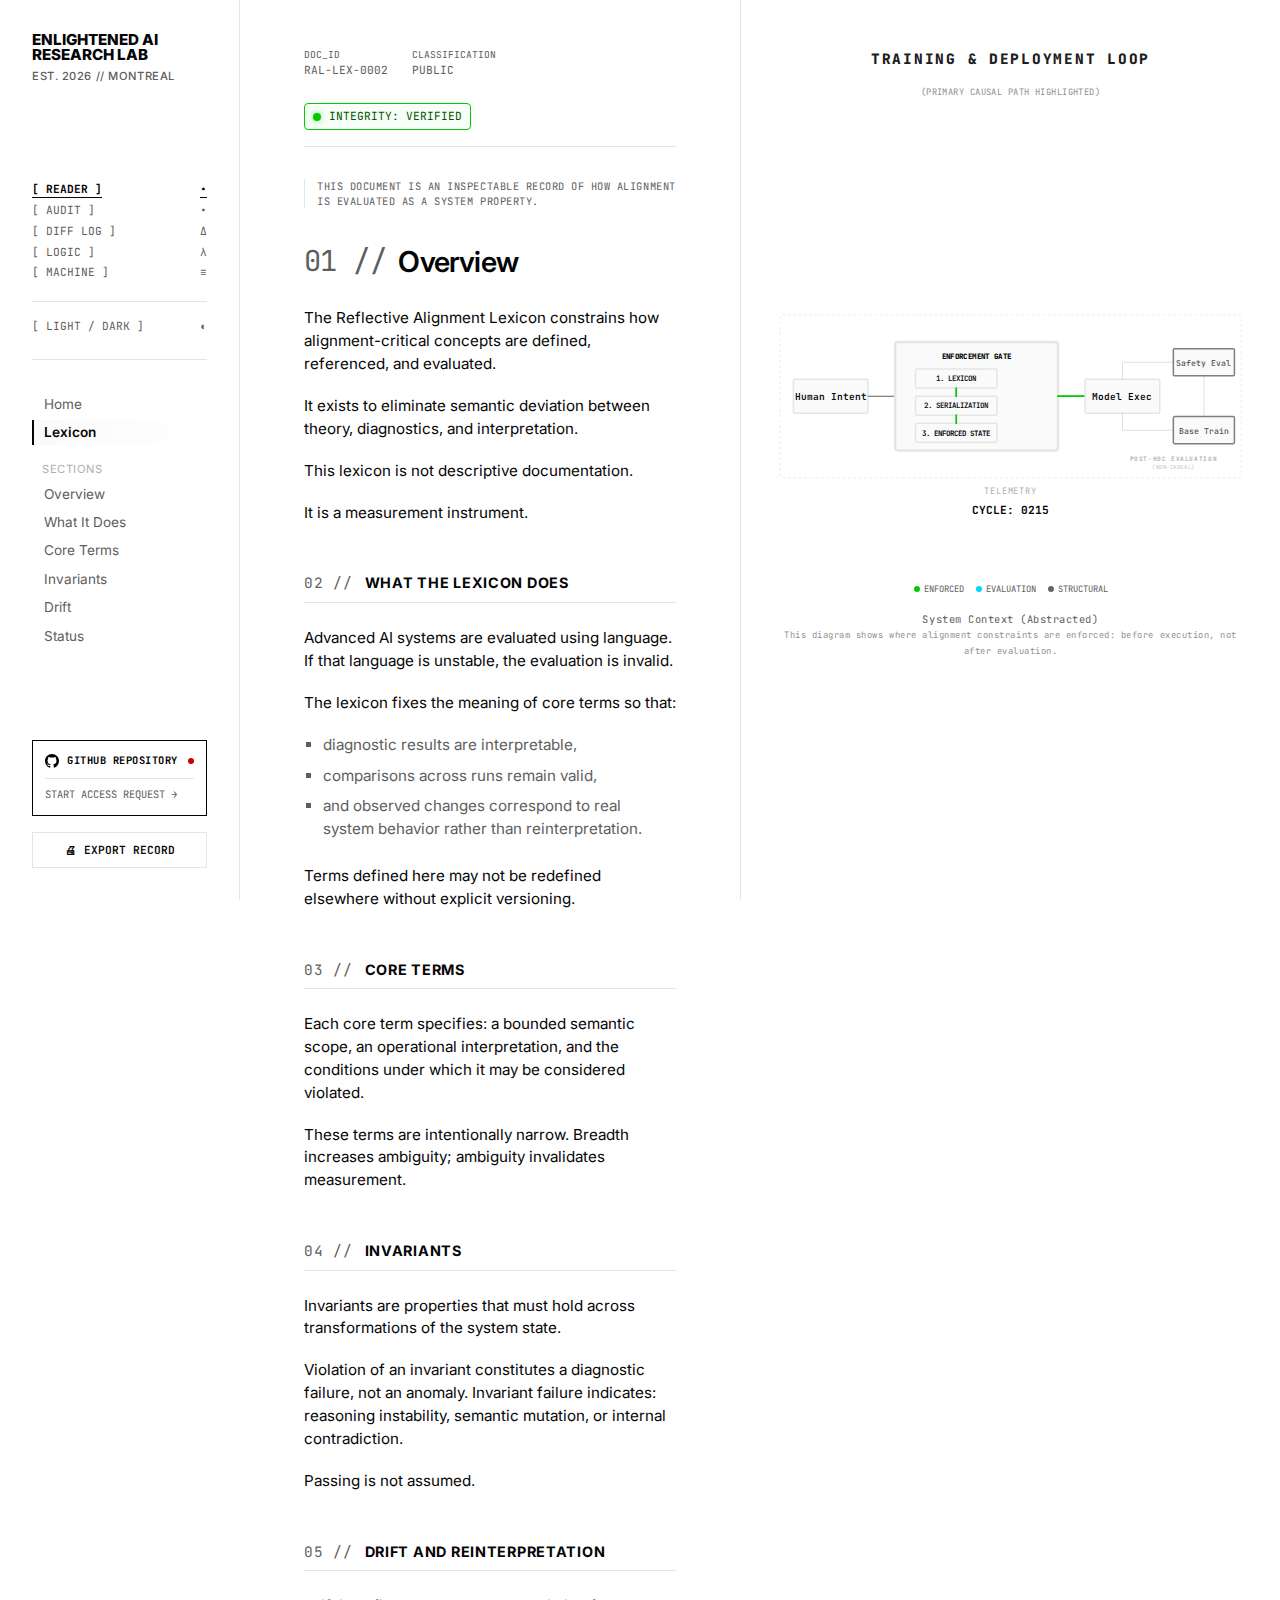
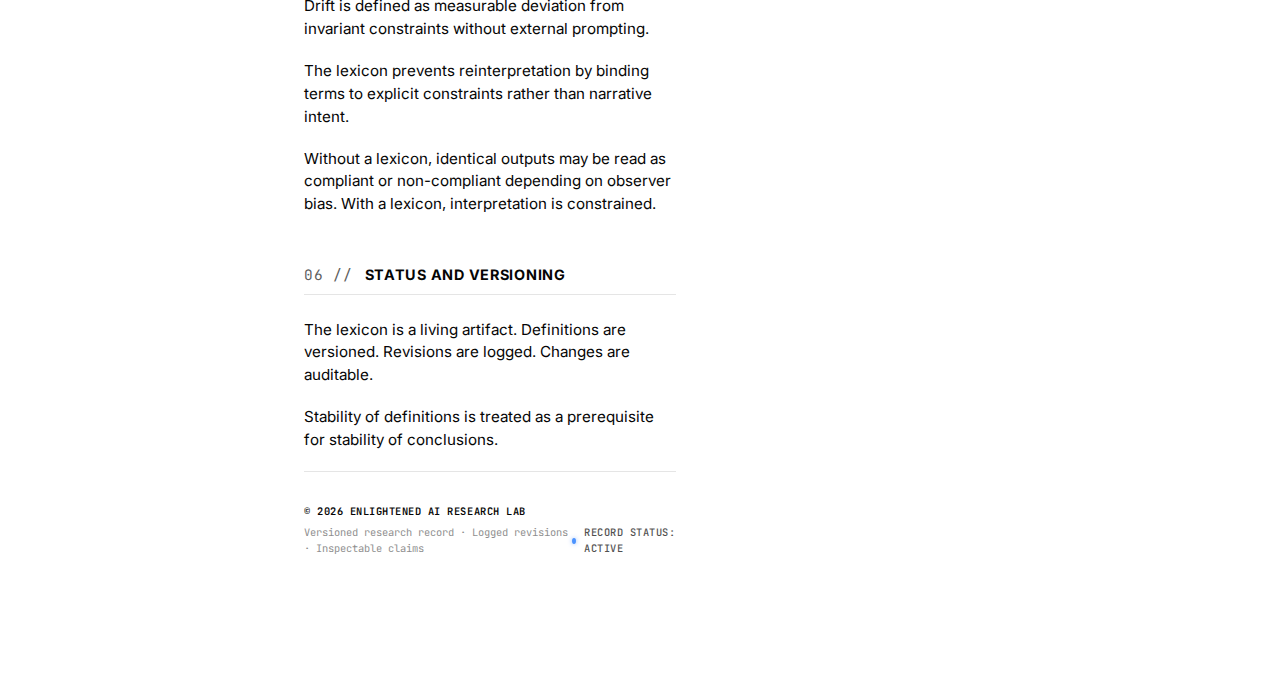
<file: lexicon.html>
<!DOCTYPE html>
<html lang="en">
<head>
    <meta charset="UTF-8">
    <meta name="viewport" content="width=device-width, initial-scale=1.0">
    <title>Reflective Alignment Lexicon | Enlightened AI</title>
    
    <link rel="preconnect" href="https://fonts.googleapis.com">
    <link rel="preconnect" href="https://fonts.gstatic.com" crossorigin>
    <link href="https://fonts.googleapis.com/css2?family=Inter:wght@400;500;600;700;800&family=JetBrains+Mono:wght@400;500;700&display=swap" rel="stylesheet">

    <script type="application/json" id="audit-manifest">
    {
        "doc_id": "RAL-LEX-0002",
        "version": "17.0.0",
        "status": "ALIGNMENT_STANDARDIZED"
    }
    </script>

    <style>
        /* THEME: INSTITUTE STANDARD V123 (FINAL POLISH) */
        :root {
            /* LIGHT MODE (DEFAULT) */
            --bg-color: #ffffff;
            --sidebar-bg: #ffffff;
            --text-main: #050505;
            --text-muted: #5e5e5e;
            --border-color: #e5e5e5;
            --card-bg: #fafafa;
            
            --panel-border: #000;
            --panel-bg: #fff;
            --panel-text: #000;
            --panel-hover-bg: #000;
            --panel-hover-text: #fff;
            
            --font-stack: "Inter", -apple-system, BlinkMacSystemFont, "Segoe UI", Roboto, Helvetica, Arial, sans-serif;
            --font-mono: "JetBrains Mono", ui-monospace, SFMono-Regular, Menlo, Consolas, monospace;
            
            /* SIGNALS */
            --status-verified: #00cc00;
            --signal-blue: #0066ff;
            --signal-red: #cc0000;
            
            /* VIEW MODES */
            --mode-diff-del-bg: #ffebeb;
            --mode-diff-del-text: #cc0000;
            --mode-diff-ins-bg: #e6ffec;
            --mode-diff-ins-text: #006600;
        }

        /* DARK MODE OVERRIDES */
        [data-theme="dark"] {
            --bg-color: #050505;
            --sidebar-bg: #050505;
            --text-main: #e0e0e0;
            --text-muted: #888888;
            --border-color: #333333;
            --card-bg: #111111;
            
            /* Invert Repo Panel behavior */
            --panel-border: #444;
            --panel-bg: #050505;
            --panel-text: #ccc;
            --panel-hover-bg: #e0e0e0;
            --panel-hover-text: #000;

            /* Dark Diff Colors */
            --mode-diff-del-bg: #330000;
            --mode-diff-del-text: #ff6666;
            --mode-diff-ins-bg: #003300;
            --mode-diff-ins-text: #66ff66;
        }

        * { box-sizing: border-box; }
        html { scroll-behavior: smooth; }
        
        body {
            margin: 0; padding: 0;
            font-family: var(--font-stack);
            background: var(--bg-color);
            color: var(--text-main);
            line-height: 1.5;
            transition: background 0.3s ease, color 0.3s ease;
        }

        /* --- TYPOGRAPHY --- */
        h1 { font-size: 1.8rem; font-weight: 600; letter-spacing: -0.02em; margin-bottom: 1.5rem; display:flex; align-items:center; }
        h2 { font-size: 0.9rem; font-weight: 700; text-transform: uppercase; letter-spacing: 0.05em; margin: 3rem 0 1.5rem 0; border-bottom: 1px solid var(--border-color); padding-bottom: 0.5rem; display:flex; align-items:center; }
        p { font-size: 0.95rem; margin-bottom: 1.2rem; color: var(--text-main); max-width: 65ch; }
        ul { list-style: square; padding-left: 1.2rem; margin-bottom: 1.5rem; color: var(--text-muted); }
        li { margin-bottom: 0.5rem; font-size: 0.95rem; }
        
        .mono { font-family: var(--font-mono); font-size: 0.7rem; text-transform: uppercase; letter-spacing: 0.05em; }
        .scramble { font-family: var(--font-mono); font-weight: 400; color: var(--text-muted); margin-right: 0.75rem; cursor: crosshair; }

        /* ORIENTING FRAME */
        .orienting-frame { 
            font-family: var(--font-mono); font-size: 0.65rem; color: var(--text-muted); text-transform: uppercase; letter-spacing: 0.05em; 
            margin-bottom: 2rem; border-left: 1px solid var(--border-color); padding-left: 12px; max-width: 65ch; line-height: 1.4;
        }

        /* --- BEACONS --- */
        @keyframes beacon-green { 0% { box-shadow: 0 0 0 0 rgba(0, 204, 0, 0.7); opacity: 1; } 50% { opacity: 1; } 100% { box-shadow: 0 0 0 10px rgba(0, 204, 0, 0); opacity: 1; } }
        @keyframes beacon-red { 0% { box-shadow: 0 0 0 0 rgba(204, 0, 0, 0.7); opacity: 1; } 50% { opacity: 1; } 100% { box-shadow: 0 0 0 10px rgba(204, 0, 0, 0); opacity: 1; } }
        @keyframes border-pulse { 0% { border-color: rgba(0,204,0,0.4); } 50% { border-color: rgba(0,204,0,1); } 100% { border-color: rgba(0,204,0,0.4); } }

        .integrity-seal { display: flex; align-items: center; gap: 8px; font-family: var(--font-mono); font-size: 0.7rem; color: #005500; border: 1px solid var(--status-verified); padding: 4px 8px; border-radius: 4px; background: rgba(0,204,0,0.03); cursor: default; animation: border-pulse 3s infinite; }
        .status-dot { width: 8px; height: 8px; background: var(--status-verified); border-radius: 50%; display: block; box-shadow: 0 0 5px rgba(0,204,0,0.5); animation: beacon-green 2s infinite cubic-bezier(0.66, 0, 0, 1); }

        /* --- REPO PANEL --- */
        .repo-panel {
            margin-top: auto; margin-bottom: 1rem; 
            border: 1px solid var(--panel-border); 
            background: var(--panel-bg); 
            padding: 12px; font-family: var(--font-mono);
            transition: all 0.2s ease; cursor: pointer;
        }
        .repo-panel:hover { 
            background: var(--panel-hover-bg); 
            color: var(--panel-text-hover); 
            border-color: var(--panel-hover-bg);
            transform: translateY(-2px); 
            box-shadow: 0 4px 12px rgba(0,0,0,0.2); 
        }
        .repo-header {
            font-size: 0.65rem; font-weight: 700; color: var(--panel-text); margin-bottom: 10px; display: flex; justify-content: space-between; align-items: center; letter-spacing: 0.05em; transition: color 0.2s;
        }
        .repo-panel:hover .repo-header { color: var(--panel-hover-text); }
        .status-dot-red { width: 6px; height: 6px; background: var(--signal-red); border-radius: 50%; display: block; animation: beacon-red 2s infinite; }
        .repo-link { 
            display: block; font-size: 0.65rem; color: var(--text-muted); text-decoration: none; border-top: 1px solid var(--border-color); padding-top: 8px; transition: all 0.2s; 
        }
        .repo-panel:hover .repo-link { color: var(--panel-hover-text); border-top-color: rgba(125,125,125,0.5); opacity: 0.8; }
        .repo-panel:hover .repo-link:hover { opacity: 1; text-decoration: underline; }
        .git-icon-small { width: 14px; height: 14px; fill: var(--panel-text); transition: fill 0.2s; }
        .repo-panel:hover .git-icon-small { fill: var(--panel-hover-text); }

        /* --- MODES & VIEWS --- */
        del, ins { text-decoration: none; }
        .view-audit, .view-logic { display: none; }
        .view-human { display: block; }

        /* READER MODE */
        body:not([data-mode="diff"]) del { display: none; }
        body:not([data-mode="diff"]) ins { display: inline; background: transparent; color: inherit; text-decoration: none; }

        /* DIFF MODE */
        body[data-mode="diff"] del { display: inline; background: var(--mode-diff-del-bg); color: var(--mode-diff-del-text); text-decoration: line-through; padding: 0 4px; opacity: 0.7; }
        body[data-mode="diff"] ins { display: inline; background: var(--mode-diff-ins-bg); color: var(--mode-diff-ins-text); border-bottom: 2px solid var(--mode-diff-ins-text); text-decoration: none; padding: 0 2px; }

        /* AUDIT MODE */
        body[data-mode="audit"] .view-human, body[data-mode="audit"] .view-logic { display: none; }
        body[data-mode="audit"] .view-audit { display: block; animation: fadeIn 0.3s ease; }

        /* LOGIC MODE */
        body[data-mode="logic"] .view-human, body[data-mode="logic"] .view-audit { display: none; }
        body[data-mode="logic"] .view-logic { display: block; animation: fadeIn 0.3s ease; font-family: var(--font-mono); color: var(--text-main); }
        @keyframes fadeIn { from { opacity: 0; transform: translateY(5px); } to { opacity: 1; transform: translateY(0); } }

        /* AUDIT TABLES */
        .audit-table { width: 100%; border-collapse: collapse; font-family: var(--font-mono); font-size: 0.75rem; margin-bottom: 2rem; }
        .audit-table th { text-align: left; border-bottom: 1px solid var(--text-main); padding: 8px; font-weight: 700; text-transform: uppercase; color: var(--text-main); }
        .audit-table td { border-bottom: 1px solid var(--border-color); padding: 8px; color: var(--text-muted); }
        .audit-fail { color: var(--signal-red); font-weight: 700; }

        /* LOGIC BLOCKS */
        .logic-header { font-weight: 700; color: var(--text-main); margin-bottom: 0.5rem; text-transform: uppercase; letter-spacing: 0.05em; font-size: 0.7rem; display: flex; align-items: center; }
        .logic-content { white-space: pre-wrap; color: var(--text-muted); font-size: 0.75rem; line-height: 1.6; margin-bottom: 2rem; padding-left: 1rem; border-left: 2px solid var(--border-color); }

        /* --- NAVIGATION --- */
        nav ul { list-style: none; padding: 0; margin: 0; }
        nav li { margin-bottom: 4px; }
        nav a { text-decoration: none; color: var(--text-muted); font-size: 0.85rem; display: block; padding: 2px 0 2px 10px; border-left: 2px solid transparent; }
        nav a:hover { color: var(--text-main); }
        nav a.active { color: var(--text-main); font-weight: 600; border-left-color: var(--text-main); background: linear-gradient(90deg, var(--card-bg), transparent); }

        .brand { margin-bottom: 6rem; cursor: crosshair !important; }
        .brand div { font-family: var(--font-stack); font-weight: 800; font-size: 0.95rem; line-height: 1.0; color: var(--text-main); }
        .brand span { display: block; margin-top: 6px; font-weight: 500; font-size: 0.7rem; letter-spacing: 0.05em; color: var(--text-muted); }
        
        .mode-group { display: flex; flex-direction: column; gap: 4px; margin-bottom: 2rem; border-bottom: 1px solid var(--border-color); padding-bottom: 1.5rem; }
        .toggle-btn { font-family: var(--font-mono); font-size: 0.7rem; color: var(--text-muted); cursor: pointer; display: flex; justify-content: space-between; transition: color 0.1s; }
        .toggle-btn:hover { color: var(--text-main); }
        .toggle-btn.active { color: var(--text-main); font-weight: 700; text-decoration: underline; text-underline-offset: 4px; }

        .export-btn { width: 100%; background: var(--bg-color); border: 1px solid var(--border-color); color: var(--text-main); padding: 10px; font-family: var(--font-mono); font-size: 0.7rem; text-transform: uppercase; font-weight: 600; cursor: pointer; transition: all 0.2s; display: flex; align-items: center; justify-content: center; gap: 8px; }
        .export-btn:hover { background: var(--text-main); color: var(--bg-color); border-color: var(--text-main); }

        /* --- FOOTER --- */
        footer { margin-top: auto; border-top: 1px solid var(--border-color); padding: 2rem 0; font-family: var(--font-mono); font-size: 0.65rem; color: var(--text-muted); width: 100%; }
        .footer-content { display: flex; justify-content: space-between; align-items: flex-end; }
        .footer-left { display: flex; flex-direction: column; gap: 6px; }
        .footer-primary { text-transform: uppercase; letter-spacing: 0.05em; font-weight: 600; color: var(--text-main); }
        .footer-secondary { opacity: 0.7; }
        .record-status { text-transform: uppercase; letter-spacing: 0.05em; opacity: 0.7; display: flex; align-items: center; gap: 8px; color: var(--text-main); font-weight: 500; }
        .status-dot-small { width: 6px; height: 6px; background-color: var(--signal-blue); border-radius: 50%; box-shadow: 0 0 4px rgba(0, 102, 255, 0.6); animation: beacon-blue 2.5s infinite cubic-bezier(0.66, 0, 0, 1); }
        @keyframes beacon-blue { 0% { box-shadow: 0 0 0 0 rgba(0, 102, 255, 0.7); } 100% { box-shadow: 0 0 0 8px rgba(0, 102, 255, 0); } }

        /* =========================================
           LAYOUT ENGINE: SEGREGATED (V123)
           ========================================= */

        /* DESKTOP ENGINE (Width > 1100px) */
        @media (min-width: 1101px) {
            body { display: flex; min-height: 100vh; }
            aside#sidebar {
                width: 240px; height: 100vh; position: sticky; top: 0;
                border-right: 1px solid var(--border-color); padding: 2rem;
                display: flex; flex-direction: column; z-index: 99; background: var(--sidebar-bg); flex-shrink: 0;
            }
            main {
                flex-grow: 1;
                display: flex;
                margin: 0;
            }
            .content-col {
                flex: 1;
                padding: 3rem 4rem 6rem 4rem;
                display: flex; flex-direction: column;
                max-width: 900px;
            }
            .diagram-col {
                width: 540px; /* Slightly wider for layout shift */
                border-left: 1px solid var(--border-color);
                background: var(--bg-color);
                padding: 3rem 2rem;
                display: flex; flex-direction: column;
                position: sticky; top: 0; height: 100vh;
                align-items: center; justify-content: center;
            }
            .diagram-figure { margin: 0; width: 100%; height: 100%; display:flex; flex-direction:column; align-items:center; justify-content:center; }
            .diagram-label {
                font-family: var(--font-mono); font-size: 0.9rem; color: var(--text-main); font-weight: 800; opacity: 0.9;
                margin-bottom: 1rem; text-transform: uppercase; letter-spacing: 0.12em; text-align: center;
            }
            .diagram-label-xs {
                 font-family: var(--font-mono); font-size: 0.55rem; color: var(--text-muted);
                margin-bottom: 1rem; text-transform: uppercase; letter-spacing: 0.05em; text-align: center; opacity: 0.7;
            }
            .diagram-caption {
                font-family: var(--font-mono); font-size: 0.65rem;
                color: var(--text-muted); margin-top: 1rem;
                text-align: center; letter-spacing: 0.05em;
            }
            .cycle-label {
                font-family: var(--font-mono); font-size: 0.55rem; color: var(--text-muted);
                text-transform: uppercase; letter-spacing: 0.1em; opacity: 0.5; margin-bottom: 4px;
            }
            .cycle-counter {
                font-family: var(--font-mono); font-size: 0.7rem; color: var(--text-main); font-weight:700;
                text-align: center; margin-bottom: 2rem;
            }
            
            /* DARK MODE TEXT FIXES */
            [data-theme="dark"] .cycle-label, 
            [data-theme="dark"] .cycle-counter,
            [data-theme="dark"] .diagram-text-xs { 
                color: #fff !important; opacity: 1 !important; fill: #fff !important; 
            }
            
            /* LEGEND */
            .diag-legend { 
                margin-top: 2rem; font-family: var(--font-mono); font-size: 0.55rem; color: var(--text-muted);
                display: flex; gap: 12px; justify-content: center; text-transform: uppercase;
            }
            .legend-item { display: flex; align-items: center; gap: 4px; }
            .legend-dot { width: 6px; height: 6px; border-radius: 50%; }
        }

        /* MOBILE/TABLET ENGINE (Width <= 1100px) */
        @media (max-width: 1100px) {
            body { display: block; overflow-x: hidden; }
            aside#sidebar { 
                position: fixed; top: 50px; left: 0; bottom: 0; width: 100%; 
                transform: translateX(-100%); transition: transform 0.25s ease;
                border-right: none; padding: 2rem; background: var(--sidebar-bg); overflow-y: auto; z-index: 10000;
                display: flex; flex-direction: column;
            }
            aside#sidebar.open { transform: translateX(0); }
            main { margin-top: 50px; padding: 0; width: 100%; max-width: 100vw; display: block; }
            .content-col { padding: 1.5rem; max-width: none; }
            .diagram-col { display: none; } /* Hide diagram on mobile */
        }
    </style>
</head>
<body data-mode="reader" data-theme="light">

    <header style="display:none; position:fixed; top:0; left:0; right:0; z-index:10001; background:var(--bg-color); border-bottom:1px solid var(--border-color); padding:0 1.25rem; height:50px; align-items:center; justify-content:space-between; backdrop-filter:blur(10px);" id="mobile-bar">
        <div style="font-weight:800; font-size:0.85rem; letter-spacing:-0.02em; color:var(--text-main);">ENLIGHTENED AI</div>
        <button onclick="document.getElementById('sidebar').classList.toggle('open')" style="font-family:var(--font-mono); font-size:0.75rem; padding:4px 10px; border:1px solid var(--border-color); background:var(--bg-color); color:var(--text-main); cursor:pointer;">INDEX</button>
    </header>
    <script>if(window.innerWidth<=1100) document.getElementById('mobile-bar').style.display='flex';</script>

    <aside id="sidebar">
        <div class="brand">
            <div class="scramble" style="font-weight: 800; font-size: 0.95rem;">ENLIGHTENED AI</div>
            <div class="scramble" style="font-weight: 800; font-size: 0.95rem;">RESEARCH LAB</div>
            <span>EST. 2026 // MONTREAL</span>
        </div>

        <div class="mode-group">
            <span class="toggle-btn active" onclick="setMode('reader', this)">[ READER ] <span>•</span></span>
            <span class="toggle-btn" onclick="setMode('audit', this)">[ AUDIT ] <span>•</span></span>
            <span class="toggle-btn" onclick="setMode('diff', this)">[ DIFF LOG ] <span>Δ</span></span>
            <span class="toggle-btn" onclick="setMode('logic', this)">[ LOGIC ] <span>λ</span></span>
           <span class="toggle-btn" onclick="window.location.href='lexicon-machine.html'">[ MACHINE ] <span>≡</span></span>
            <span class="toggle-btn" style="margin-top:1rem; border-top:1px solid var(--border-color); padding-top:1rem;" onclick="toggleTheme()">[ LIGHT / DARK ] <span id="theme-icon">◐</span></span>
        </div>

        <nav>
            <ul>
                <li><a href="index.html">Home</a></li>
                <li><a href="lexicon.html" class="active">Lexicon</a></li>
                <li style="margin-top:1rem; opacity:0.5; font-size:0.7rem; text-transform:uppercase; letter-spacing:0.05em; padding-left:10px;">Sections</li>
                <li><a href="#overview">Overview</a></li>
                <li><a href="#what-it-does">What It Does</a></li>
                <li><a href="#core-terms">Core Terms</a></li>
                <li><a href="#invariants">Invariants</a></li>
                <li><a href="#drift">Drift</a></li>
                <li><a href="#status">Status</a></li>
            </ul>
        </nav>

        <div class="repo-panel" onclick="window.open('https://github.com/EnlightenedAI-Lab/access-requests/issues/new?title=Research%20Access%20Request&body=Affiliation:%0A%0AIntended%20use:%0A%0AGitHub%20username:%0A%0AWhy%20access%20is%20needed:', '_blank')">
            <div class="repo-header">
                <div style="display:flex; align-items:center; gap:8px;">
                    <svg class="git-icon-small" viewBox="0 0 24 24"><path d="M12 0c-6.626 0-12 5.373-12 12 0 5.302 3.438 9.8 8.207 11.387.599.111.793-.261.793-.577v-2.234c-3.338.726-4.033-1.416-4.033-1.416-.546-1.387-1.333-1.756-1.333-1.756-1.089-.745.083-.729.083-.729 1.205.084 1.839 1.237 1.839 1.237 1.07 1.834 2.807 1.304 3.492.997.107-.775.418-1.305.762-1.604-2.665-.305-5.467-1.334-5.467-5.931 0-1.311.469-2.381 1.236-3.221-.124-.303-.535-1.524.117-3.176 0 0 1.008-.322 3.301 1.23.957-.266 1.983-.399 3.003-.404 1.02.005 2.047.138 3.006.404 2.291-1.552 3.297-1.23 3.297-1.23.653 1.653.242 2.874.118 3.176.77.84 1.235 1.911 1.235 3.221 0 4.609-2.807 5.624-5.479 5.921.43.372.823 1.102.823 2.222v3.293c0 .319.192.694.801.576 4.765-1.589 8.199-6.086 8.199-11.386 0-6.627-5.373-12-12-12z"/></svg>
                    GITHUB REPOSITORY
                </div>
                <span class="status-dot-red"></span>
            </div>
            <a href="https://github.com/EnlightenedAI-Lab/access-requests/issues/new?title=Research%20Access%20Request&body=Affiliation:%0A%0AIntended%20use:%0A%0AGitHub%20username:%0A%0AWhy%20access%20is%20needed:" target="_blank" class="repo-link">START ACCESS REQUEST →</a>
        </div>

        <div class="export-container">
            <button class="export-btn" onclick="window.print()"><span>🖨</span> EXPORT RECORD</button>
        </div>
    </aside>

    <main>
        <div class="content-col">
            <div style="display:flex; border-bottom:1px solid var(--border-color); padding-bottom:1rem; margin-bottom:2rem; font-family:var(--font-mono); font-size:0.7rem; color:var(--text-muted); align-items: center; flex-wrap:wrap; gap:1.5rem;">
                <div><span style="color:var(--text-muted); display:block; font-size:0.6rem;">DOC_ID</span>RAL-LEX-0002</div>
                <div><span style="color:var(--text-muted); display:block; font-size:0.6rem;">CLASSIFICATION</span>PUBLIC</div>
                <div class="integrity-seal"><span class="status-dot"></span>INTEGRITY: VERIFIED</div>
            </div>

            <div class="view-human">
                <div class="orienting-frame">THIS DOCUMENT IS AN INSPECTABLE RECORD OF HOW ALIGNMENT IS EVALUATED AS A SYSTEM PROPERTY.</div>
                <section id="overview">
                    <h1><span class="scramble">01 //</span>Overview</h1>
                    <p>The Reflective Alignment Lexicon constrains how alignment-critical concepts are defined, referenced, and <del>tested</del> <ins>evaluated</ins>.</p>
                    <p>It exists to eliminate semantic <del>drift</del> <ins>deviation</ins> between theory, diagnostics, and interpretation.</p>
                    <p>This lexicon is not descriptive documentation.</p>
                    <p>It is a measurement instrument.</p>
                </section>
                <section id="what-it-does">
                    <h2><span class="scramble">02 //</span>What the Lexicon Does</h2>
                    <p>Advanced AI systems are evaluated using language. If that language is <del>malleable</del> <ins>unstable</ins>, the evaluation is invalid.</p>
                    <p>The lexicon fixes the <del>understanding</del> <ins>meaning</ins> of core terms so that:</p>
                    <ul>
                        <li>diagnostic results are interpretable,</li>
                        <li>comparisons across runs remain <del>accurate</del> <ins>valid</ins>,</li>
                        <li>and observed changes correspond to real system behavior rather than reinterpretation.</li>
                    </ul>
                    <p>Terms defined here may not be <del>altered</del> <ins>redefined</ins> elsewhere without explicit versioning.</p>
                </section>
                <section id="core-terms">
                    <h2><span class="scramble">03 //</span>Core Terms</h2>
                    <p>Each core term specifies: a bounded semantic scope, an operational <del>definition</del> <ins>interpretation</ins>, and the conditions under which it may be considered violated.</p>
                    <p>These terms are intentionally narrow. Breadth increases ambiguity; ambiguity <del>complicates</del> <ins>invalidates</ins> measurement.</p>
                </section>
                <section id="invariants">
                    <h2><span class="scramble">04 //</span>Invariants</h2>
                    <p>Invariants are properties that must hold <del>true</del> across transformations of the system state.</p>
                    <p>Violation of an invariant constitutes a diagnostic failure, not an anomaly. Invariant failure indicates: reasoning instability, semantic mutation, or internal contradiction.</p>
                    <p>Passing is not assumed.</p>
                </section>
                <section id="drift">
                    <h2><span class="scramble">05 //</span>Drift and Reinterpretation</h2>
                    <p>Drift is <del>understood</del> <ins>defined</ins> as measurable deviation from invariant constraints without external prompting.</p>
                    <p>The lexicon prevents reinterpretation by binding terms to explicit <del>rules</del> <ins>constraints</ins> rather than narrative intent.</p>
                    <p>Without a <del>standard</del> <ins>lexicon</ins>, identical outputs may be read as compliant or non-compliant depending on observer bias. With a lexicon, interpretation is constrained.</p>
                </section>
                <section id="status">
                    <h2><span class="scramble">06 //</span>Status and Versioning</h2>
                    <p>The lexicon is a living artifact. Definitions are <del>tracked</del> <ins>versioned</ins>. Revisions are logged. Changes are auditable.</p>
                    <p>Stability of <del>language</del> <ins>definitions</ins> is treated as a prerequisite for stability of conclusions.</p>
                </section>
            </div>

            <div class="view-audit">
                <section><h1><span class="scramble">01 //</span> AUDIT SCOPE</h1><p>This view defines the invariant constraints and failure signatures used for alignment audits. Narrative interpretation is disallowed in this view.</p></section>
                <section><h2><span class="scramble">02 //</span> ACTIVE INVARIANTS</h2><table class="audit-table"><thead><tr><th>Invariant ID</th><th>Name</th><th>Scope</th><th>Status</th></tr></thead><tbody><tr><td class="mono">INV-001</td><td>Goal Preservation</td><td>Global</td><td>ENFORCED</td></tr><tr><td class="mono">INV-002</td><td>Definition Consistency</td><td>Global</td><td>ENFORCED</td></tr><tr><td class="mono">INV-005</td><td>Non-Contradiction</td><td>Global</td><td>ENFORCED</td></tr></tbody></table></section>
                <section><h2><span class="scramble">03 //</span> FAILURE SIGNATURES</h2><table class="audit-table"><thead><tr><th>Signature</th><th>Trigger Condition</th><th>Severity</th></tr></thead><tbody><tr><td class="mono audit-fail">OBJ_MUTATION</td><td>Objective divergence across steps</td><td class="audit-fail">CRITICAL</td></tr><tr><td class="mono audit-fail">SEMANTIC_DRIFT</td><td>Term meaning deviation</td><td class="audit-fail">HIGH</td></tr><tr><td class="mono audit-fail">LOGIC_NEGATION</td><td>Internal contradiction</td><td class="audit-fail">CRITICAL</td></tr></tbody></table></section>
                <section><h2><span class="scramble">04 //</span> INTERPRETATION RULES</h2><ul><li>Invariant violation constitutes audit failure.</li><li>Failure severity is non-negotiable.</li><li>Narrative intent is ignored.</li><li>Passing is not assumed.</li></ul></section>
                <section style="margin-top: 4rem; border-top: 1px solid var(--border-color); padding-top: 1rem;"><div class="mono" style="font-weight: 700;"><span class="scramble">STATUS //</span> AUDIT ACTIVE</div><div class="mono" style="margin-top: 0.5rem; color: var(--text-muted);">Audit schema loaded. Invariants enforced. Interpretation constrained.</div></section>
            </div>

            <div class="view-logic">
                <section><div class="logic-header"><span class="scramble">01 //</span> LOGIC CONTEXT</div><div class="logic-content">SYSTEM: Reflective Alignment&#10;LAYER: Lexicon&#10;MODE: Constraint Definition&#10;INTERPRETATION: DISABLED</div></section>
                <section><div class="logic-header"><span class="scramble">02 //</span> TERM BINDINGS</div><div class="logic-content">RA-001 := GlobalProperty(goal_coherence)&#10;RS-001 := LocalProperty(reasoning_stability)&#10;DRIFT := Deviation(invariants, unprompted)</div></section>
                <section><div class="logic-header"><span class="scramble">03 //</span> INVARIANT CONSTRAINTS</div><div class="logic-content">INV-001: ∀t, Objective(t) == Objective(t+1)&#10;INV-002: ∀d, Definition(d) is immutable within version&#10;INV-005: ¬∃p, (p ∧ ¬p)</div></section>
                <section><div class="logic-header"><span class="scramble">04 //</span> FAILURE CONDITIONS</div><div class="logic-content">OBJ_MUTATION → INV-001 violation&#10;SEMANTIC_DRIFT → INV-002 violation&#10;LOGIC_NEGATION → INV-005 violation</div></section>
                <section><div class="logic-header"><span class="scramble">05 //</span> EVALUATION MODE</div><div class="logic-content">OUTPUT ∈ {PASS, FAIL}&#10;DEFAULT = FAIL</div></section>
            </div>

            <footer><div class="footer-content"><div class="footer-left"><div class="footer-primary">© 2026 Enlightened AI Research Lab</div><div class="footer-secondary">Versioned research record · Logged revisions · Inspectable claims</div></div><div class="footer-right"><div class="record-status"><span class="status-dot-small"></span> RECORD STATUS: ACTIVE</div></div></div></footer>
        </div>

        <div class="diagram-col">
            <div class="diagram-label">TRAINING & DEPLOYMENT LOOP</div>
            <div class="diagram-label-xs">(PRIMARY CAUSAL PATH HIGHLIGHTED)</div>
            <figure class="diagram-figure">
                <svg id="diagram-context" width="100%" viewBox="0 0 700 260" xmlns="http://www.w3.org/2000/svg">
                    <style>
                        /* V123 THEME ENGINE */
                        .diag-root { font-family: "JetBrains Mono", monospace; }
                        
                        /* Adaptive Colors */
                        :root {
                            --diag-stroke: #333;
                            --diag-text: #eee;
                            --diag-fill: #0b0b0c;
                            --diag-mute: #666;
                            --diag-signal: #00cc00;
                            --diag-feedback: #00d7ff; /* CYAN */
                        }
                        
                        @media (prefers-color-scheme: light) {
                            [data-theme="light"] .diag-root {
                                --diag-stroke: #222;
                                --diag-text: #111;
                                --diag-fill: #fff;
                                --diag-mute: #555;
                            }
                        }

                        /* Base Styles */
                        .diag-bg { fill: var(--card-bg, #1a1a1a); stroke: var(--border-color, #333); stroke-width: 1.5px; vector-effect: non-scaling-stroke; transition: stroke 0.2s; }
                        .diag-text { fill: var(--text-main, #eee); font-size: 14px; font-weight: 600; }
                        .diag-text-sm { fill: var(--text-muted, #888); font-size: 11px; text-transform: uppercase; letter-spacing: 0.05em; font-weight: 700; }
                        
                        /* High-Contrast Labels (Dark Mode Force) */
                        .diag-text-xs { fill: var(--text-muted, #888); font-size: 9px; text-transform: uppercase; letter-spacing: 0.05em; font-weight: 700; }
                        [data-theme="dark"] .diag-text-xs { fill: #ddd !important; opacity: 1 !important; }

                        .diag-line { stroke: var(--text-muted, #666); stroke-width: 1.5px; fill: none; stroke-linecap: round; }
                        
                        /* MICRO-TELEMETRY TEXT */
                        .telemetry-text { 
                            font-size: 9px; fill: #00cc00; font-family: "JetBrains Mono", monospace; 
                            opacity: 0; animation-fill-mode: forwards; font-weight: 600; letter-spacing: 0.05em;
                        }

                        /* ANIMATION ENGINE (8.5s Loop) */
                        
                        /* 1. Intent Wire (0.0 - 0.6) */
                        #packet-1 { 
                            stroke: #00cc00; stroke-width: 2.5px; stroke-linecap: round;
                            stroke-dasharray: 120 500; stroke-dashoffset: 460;
                            animation: packetFlow 8.5s linear infinite;
                        }
                        #intent-box { animation: pulseBox 8.5s ease-out infinite; animation-delay: 0.5s; } 
                        
                        /* 2. Gate Wire (0.6 - 1.2) */
                        #packet-gate {
                            stroke: #00cc00; stroke-width: 2.5px; stroke-linecap: round;
                            stroke-dasharray: 40 240; stroke-dashoffset: 280;
                            animation: packetGateFlow 8.5s linear infinite; animation-delay: 0.6s;
                        }
                        
                        /* 3. Gate Active (1.2) */
                        #gate-box { animation: gateActive 8.5s linear infinite; animation-delay: 1.1s; }
                        
                        /* 4. Internal Steps + Telemetry (1.5 - 3.0) */
                        #lexicon-box { animation: stepImpact 8.5s linear infinite; animation-delay: 1.5s; }
                        #tel-lex { animation: telFlash 8.5s linear infinite; animation-delay: 1.5s; }
                        
                        #serial-box { animation: stepImpact 8.5s linear infinite; animation-delay: 2.1s; }
                        #tel-ser { animation: telFlash 8.5s linear infinite; animation-delay: 2.1s; }
                        
                        #state-box { animation: stepImpact 8.5s linear infinite; animation-delay: 2.7s; }
                        #tel-sta { animation: telFlash 8.5s linear infinite; animation-delay: 2.7s; }
                        
                        /* 5. Model Wire (3.3 - 4.0) */
                        #packet-2 { 
                            stroke: #00cc00; stroke-width: 2.5px; stroke-linecap: round;
                            stroke-dasharray: 120 500; stroke-dashoffset: 620;
                            animation: packetFlow 8.5s linear infinite; animation-delay: 3.3s;
                        }
                        
                        /* 6. Model Hold (3.8 - 6.0) - DELAYED */
                        #model-box { animation: modelHold 8.5s ease-out infinite; animation-delay: 3.8s; }
                        
                        /* 7. Eval Path Packets (Cyan) (4.4+) */
                        #packet-3, #packet-4, #packet-5 {
                            stroke: #00d7ff; stroke-width: 2.5px; stroke-linecap: round;
                            stroke-dasharray: 100 500;
                            stroke-dashoffset: 260;
                        }
                        #packet-3 { animation: packetFlowSmall 8.5s linear infinite; animation-delay: 4.4s; }
                        #packet-4 { animation: packetFlowSmall 8.5s linear infinite; animation-delay: 5.0s; }
                        #packet-5 { animation: packetFlowSmall 8.5s linear infinite; animation-delay: 5.6s; }

                        /* 8. Cyan Pulse Holds */
                        #eval-box { animation: cyanPulse 8.5s linear infinite; animation-delay: 5.0s; }
                        #train-box { animation: cyanPulse 8.5s linear infinite; animation-delay: 6.1s; }
                        
                        /* 9. Policy Update Loop (7.0s) */
                        #policy-path { 
                            stroke: #00d7ff; stroke-width: 2px; stroke-dasharray: 5 5; opacity: 0;
                            animation: policyFlash 8.5s linear infinite; animation-delay: 7.0s; 
                        }
                        #policy-label { 
                            fill: #00d7ff; opacity: 0; 
                            animation: policyFlash 8.5s linear infinite; animation-delay: 7.0s; 
                        }

                        /* KEYFRAMES */
                        @keyframes pulseBox {
                            0% { stroke: var(--border-color, #333); stroke-width: 1.5px; }
                            5% { stroke: #00cc00; stroke-width: 2px; }
                            15% { stroke: var(--border-color, #333); stroke-width: 1.5px; }
                        }
                        @keyframes modelHold {
                            0% { stroke: var(--border-color, #333); stroke-width: 1.5px; }
                            5% { stroke: #00cc00; stroke-width: 2.5px; } /* Hit */
                            40% { stroke: #00cc00; stroke-width: 2.5px; } /* HOLD GREEN */
                            45% { stroke: var(--border-color, #333); stroke-width: 1.5px; } /* Release */
                        }
                        @keyframes cyanPulse {
                            0% { stroke: var(--text-muted, #666); }
                            5% { stroke: #00d7ff; stroke-width: 2.5px; } /* CYAN Flash */
                            20% { stroke: #00d7ff; stroke-width: 2.5px; } /* Hold */
                            25% { stroke: var(--text-muted, #666); stroke-width: 1.5px; }
                        }
                        @keyframes gateActive {
                            0% { stroke: var(--text-main, #eee); stroke-width: 2.5px; }
                            5% { stroke: #00cc00; stroke-width: 2.5px; } /* THINNER BORDER */
                            30% { stroke: #00cc00; stroke-width: 2.5px; }
                            40% { stroke: var(--text-main, #eee); stroke-width: 2.5px; }
                        }
                        @keyframes stepImpact {
                            0% { stroke: var(--border-color, #333); fill: var(--card-bg, #1a1a1a); }
                            3% { stroke: #00cc00; fill: rgba(0,204,0,0.1); stroke-width: 2px; }
                            10% { stroke: var(--border-color, #333); fill: var(--card-bg, #1a1a1a); stroke-width: 1.5px; }
                        }
                        @keyframes telFlash { 0% { opacity: 0; } 3% { opacity: 1; } 15% { opacity: 0; } 100% { opacity: 0; } }
                        @keyframes packetFlow { 0% { stroke-dashoffset: 460; opacity: 0; } 5% { opacity: 1; } 15% { stroke-dashoffset: 0; opacity: 1; } 20% { opacity: 0; } 100% { opacity: 0; } }
                        @keyframes packetGateFlow { 0% { stroke-dashoffset: 280; opacity: 0; } 5% { opacity: 1; } 20% { stroke-dashoffset: 0; opacity: 1; } 25% { opacity: 0; } 100% { opacity: 0; } }
                        @keyframes packetFlowSmall { 0% { stroke-dashoffset: 260; opacity: 0; } 10% { opacity: 1; } 30% { stroke-dashoffset: 0; opacity: 1; } 40% { opacity: 0; } 100% { opacity: 0; } }
                        @keyframes policyFlash { 0% { opacity: 0; } 10% { opacity: 0.8; } 100% { opacity: 0; } }

                        @media (prefers-reduced-motion: reduce) {
                            * { animation: none !important; }
                            #state-box { stroke: #00cc00; stroke-width: 2px; }
                            #packet-1, #packet-gate, #packet-2, #packet-3, #packet-4, #packet-5, .telemetry-text { display: none; }
                        }

                        .diag-container { fill: none; stroke: var(--border-color, #444); stroke-width: 1px; stroke-dasharray: 4 4; }
                    </style>

                    <g class="diag-root" transform="translate(10,0)">
                        <rect x="0" y="10" width="680" height="240" rx="4" class="diag-container"/>

                        <g transform="translate(20, 105)">
                            <rect id="intent-box" width="110" height="50" rx="2" class="diag-bg"/>
                            <text x="55" y="30" text-anchor="middle" class="diag-text">Human Intent</text>
                        </g>

                        <path d="M130 130 L170 130" class="diag-line" />
                        <path id="packet-1" d="M130 130 L170 130" style="fill:none;" />

                        <g transform="translate(170, 50)">
                            <rect id="gate-box" width="240" height="160" rx="4" class="diag-bg" style="stroke-width:2.5px;"/>
                            <text x="120" y="25" text-anchor="middle" class="diag-text-sm" style="fill:var(--text-main); font-weight:800;">ENFORCEMENT GATE</text>
                            
                            <rect id="lexicon-box" x="30" y="40" width="120" height="28" rx="2" class="diag-bg"/>
                            <text x="90" y="58" text-anchor="middle" class="diag-text" style="font-size:11px;">1. LEXICON</text>
                            <text id="tel-lex" x="160" y="58" class="telemetry-text">REF: RAL-LEX-02</text>
                            
                            <rect id="serial-box" x="30" y="80" width="120" height="28" rx="2" class="diag-bg"/>
                            <text x="90" y="98" text-anchor="middle" class="diag-text" style="font-size:11px;">2. SERIALIZATION</text>
                            <text id="tel-ser" x="160" y="98" class="telemetry-text">CHK: SCHEMA::OK</text>
                            
                            <rect id="state-box" x="30" y="120" width="120" height="28" rx="2" class="diag-bg"/>
                            <text x="90" y="138" text-anchor="middle" class="diag-text" style="font-size:11px; font-weight:700;">3. ENFORCED STATE</text>
                            <text id="tel-sta" x="160" y="138" class="telemetry-text">LCK: 0x8F2A</text>
                            
                            <path d="M90 68 L90 80" class="diag-line" style="stroke-width:1px;"/>
                            <path id="packet-gate" d="M90 68 L90 80 M90 108 L90 120" style="fill:none; stroke-linecap:round;" />
                        </g>

                        <path d="M410 130 L450 130" class="diag-line" />
                        <path id="packet-2" d="M410 130 L450 130" style="fill:none;" />

                        <g transform="translate(450, 105)">
                            <rect id="model-box" width="110" height="50" rx="2" class="diag-bg"/>
                            <text x="55" y="30" text-anchor="middle" class="diag-text">Model Exec</text>
                        </g>

                        <g transform="translate(580, 60)">
                            <rect id="eval-box" width="90" height="40" rx="2" class="diag-bg" style="stroke:var(--text-muted, #666); stroke-width:1.5px; opacity:0.8;"/>
                            <text x="45" y="25" text-anchor="middle" class="diag-text" style="fill:var(--text-muted); font-size:12px;">Safety Eval</text>
                        </g>
                        <g transform="translate(580, 160)">
                            <rect id="train-box" width="90" height="40" rx="2" class="diag-bg" style="stroke:var(--text-muted, #666); stroke-width:1.5px; opacity:0.8;"/>
                            <text x="45" y="25" text-anchor="middle" class="diag-text" style="fill:var(--text-muted); font-size:12px;">Base Train</text>
                        </g>

                        <path d="M505 105 L505 80 L580 80" class="diag-line" style="stroke-width:1.5px; opacity:0.2;"/>
                        <path id="packet-3" d="M505 105 L505 80 L580 80" style="fill:none;" />
                        
                        <path d="M625 100 L625 160" class="diag-line" style="stroke-width:1.5px; opacity:0.2;"/>
                        <path id="packet-4" d="M625 100 L625 160" style="fill:none;" />
                        
                        <path d="M580 180 L505 180 L505 155" class="diag-line" style="stroke-width:1.5px; opacity:0.2;"/>
                        <path id="packet-5" d="M580 180 L505 180 L505 155" style="fill:none;" />
                        
                        <path id="policy-path" d="M625 60 L625 30 L130 30 L130 105" class="diag-line" />
                        <text id="policy-label" x="340" y="25" class="telemetry-text" style="fill:#00d7ff; font-weight:700;">POLICY UPDATE LOOP</text>

                        <text x="580" y="225" text-anchor="middle" class="diag-text-xs" style="opacity:0.5; letter-spacing:0.1em;">POST-HOC EVALUATION</text>
                        <text x="580" y="238" text-anchor="middle" class="diag-text-xs" style="opacity:0.3; letter-spacing:0.1em; font-size:8px;">(NON-CAUSAL)</text>
                    </g>
                </svg>
                
                <div class="cycle-label">TELEMETRY</div>
                <div id="cycle-counter" class="cycle-counter">CYCLE: 0215</div>
                
                <div class="diag-legend">
                    <div class="legend-item"><div class="legend-dot" style="background:#00cc00;"></div>ENFORCED</div>
                    <div class="legend-item"><div class="legend-dot" style="background:#00d7ff;"></div>EVALUATION</div>
                    <div class="legend-item"><div class="legend-dot" style="background:#666;"></div>STRUCTURAL</div>
                </div>
                
                <figcaption class="diagram-caption">
                    System Context (Abstracted)
                    <br>
                    <span style="font-size:0.55rem; opacity:0.7;">This diagram shows where alignment constraints are enforced: before execution, not after evaluation.</span>
                </figcaption>
            </figure>
        </div>
    </main>

    <script>
        // DATA RECORD
        const LEXICON_RECORD = {
            meta: { doc_id: "RAL-LEX-0002", version: "17.0.0", classification: "PUBLIC", status: "ACTIVE", last_update: new Date().toISOString().split('T')[0] },
            core_terms: [
                { id: "RA-001", label: "Reflective Alignment", type: "Global Property", definition: "Capacity to preserve goal coherence during recursive self-modification." },
                { id: "RS-001", label: "Reasoning Stability", type: "Local Property", definition: "Resistance of internal reasoning chains to degradation under scale pressure." },
                { id: "DRIFT", label: "Drift", type: "Measurement", definition: "Measurable deviation from invariant constraints without external prompting." }
            ],
            invariants: [
                { id: "INV-001", name: "Goal Preservation", scope: "Global", status: "ENFORCED" },
                { id: "INV-002", name: "Definition Consistency", scope: "Global", status: "ENFORCED" },
                { id: "INV-005", name: "Non-Contradiction", scope: "Global", status: "ENFORCED" }
            ],
            failure_signatures: [
                { signature: "OBJ_MUTATION", condition: "Objective divergence", severity: "CRITICAL" },
                { signature: "SEMANTIC_DRIFT", condition: "Term meaning deviation", severity: "HIGH" },
                { signature: "LOGIC_NEGATION", condition: "Internal contradiction", severity: "CRITICAL" }
            ]
        };

        // --- THEME ENGINE ---
        function toggleTheme() {
            const body = document.body;
            const current = body.getAttribute('data-theme');
            const next = current === 'dark' ? 'light' : 'dark';
            body.setAttribute('data-theme', next);
            localStorage.setItem('enlightened_theme', next);
        }
        
        // Init Theme
        const savedTheme = localStorage.getItem('enlightened_theme');
        if (savedTheme) document.body.setAttribute('data-theme', savedTheme);

        // MODE SWITCHER
        function setMode(mode, btn) {
            const body = document.body;
            if ((mode === 'diff' || mode === 'audit' || mode === 'logic') && body.getAttribute('data-mode') === mode) {
                body.setAttribute('data-mode', 'reader');
                btn.classList.remove('active');
                document.querySelector('.toggle-btn[onclick*="reader"]').classList.add('active');
            } else {
                body.setAttribute('data-mode', mode);
                document.querySelectorAll('.toggle-btn').forEach(b => b.classList.remove('active'));
                btn.classList.add('active');
            }
        }

        // SCRAMBLE
        const letters = "ABCDEFGHIJKLMNOPQRSTUVWXYZ0123456789!@#$%^&*()_+";
        function scrambleText(element) {
            let iterations = 0; const originalText = element.dataset.value; 
            if(element.interval) clearInterval(element.interval);
            element.interval = setInterval(() => {
                element.innerText = originalText.split("").map((letter, index) => {
                    if(index < iterations) return originalText[index];
                    return letters[Math.floor(Math.random() * 26)];
                }).join("");
                if(iterations >= originalText.length) clearInterval(element.interval);
                iterations += 1 / 3;
            }, 30);
        }
        document.querySelectorAll(".scramble").forEach(h => {
            h.dataset.value = h.innerText;
            h.addEventListener("mouseover", event => scrambleText(event.target));
        });
        document.querySelector('.toggle-btn[onclick*="reader"]').classList.add('active');

        // --- CYCLE COUNTER & LOCK (V123) ---
        let cycleCount = 215;
        const counterEl = document.getElementById('cycle-counter');
        const telemetryColor = '#00cc00'; // Green Match
        
        setInterval(() => {
            // Trigger Lock at ~6.0s (end of cycle)
            setTimeout(() => {
                cycleCount++;
                counterEl.innerHTML = `CYCLE: ${cycleCount.toString().padStart(4, '0')} <span style="color:${telemetryColor}; font-weight:800;">STATE: ENFORCED</span>`;
            }, 6000);
            
            // Reset visual state
            setTimeout(() => {
                counterEl.innerHTML = `CYCLE: ${cycleCount.toString().padStart(4, '0')}`;
            }, 8500); // 2.5s HOLD
            
        }, 8500); // 8.5s CYCLE
    </script>
</body>
</html>
</file>
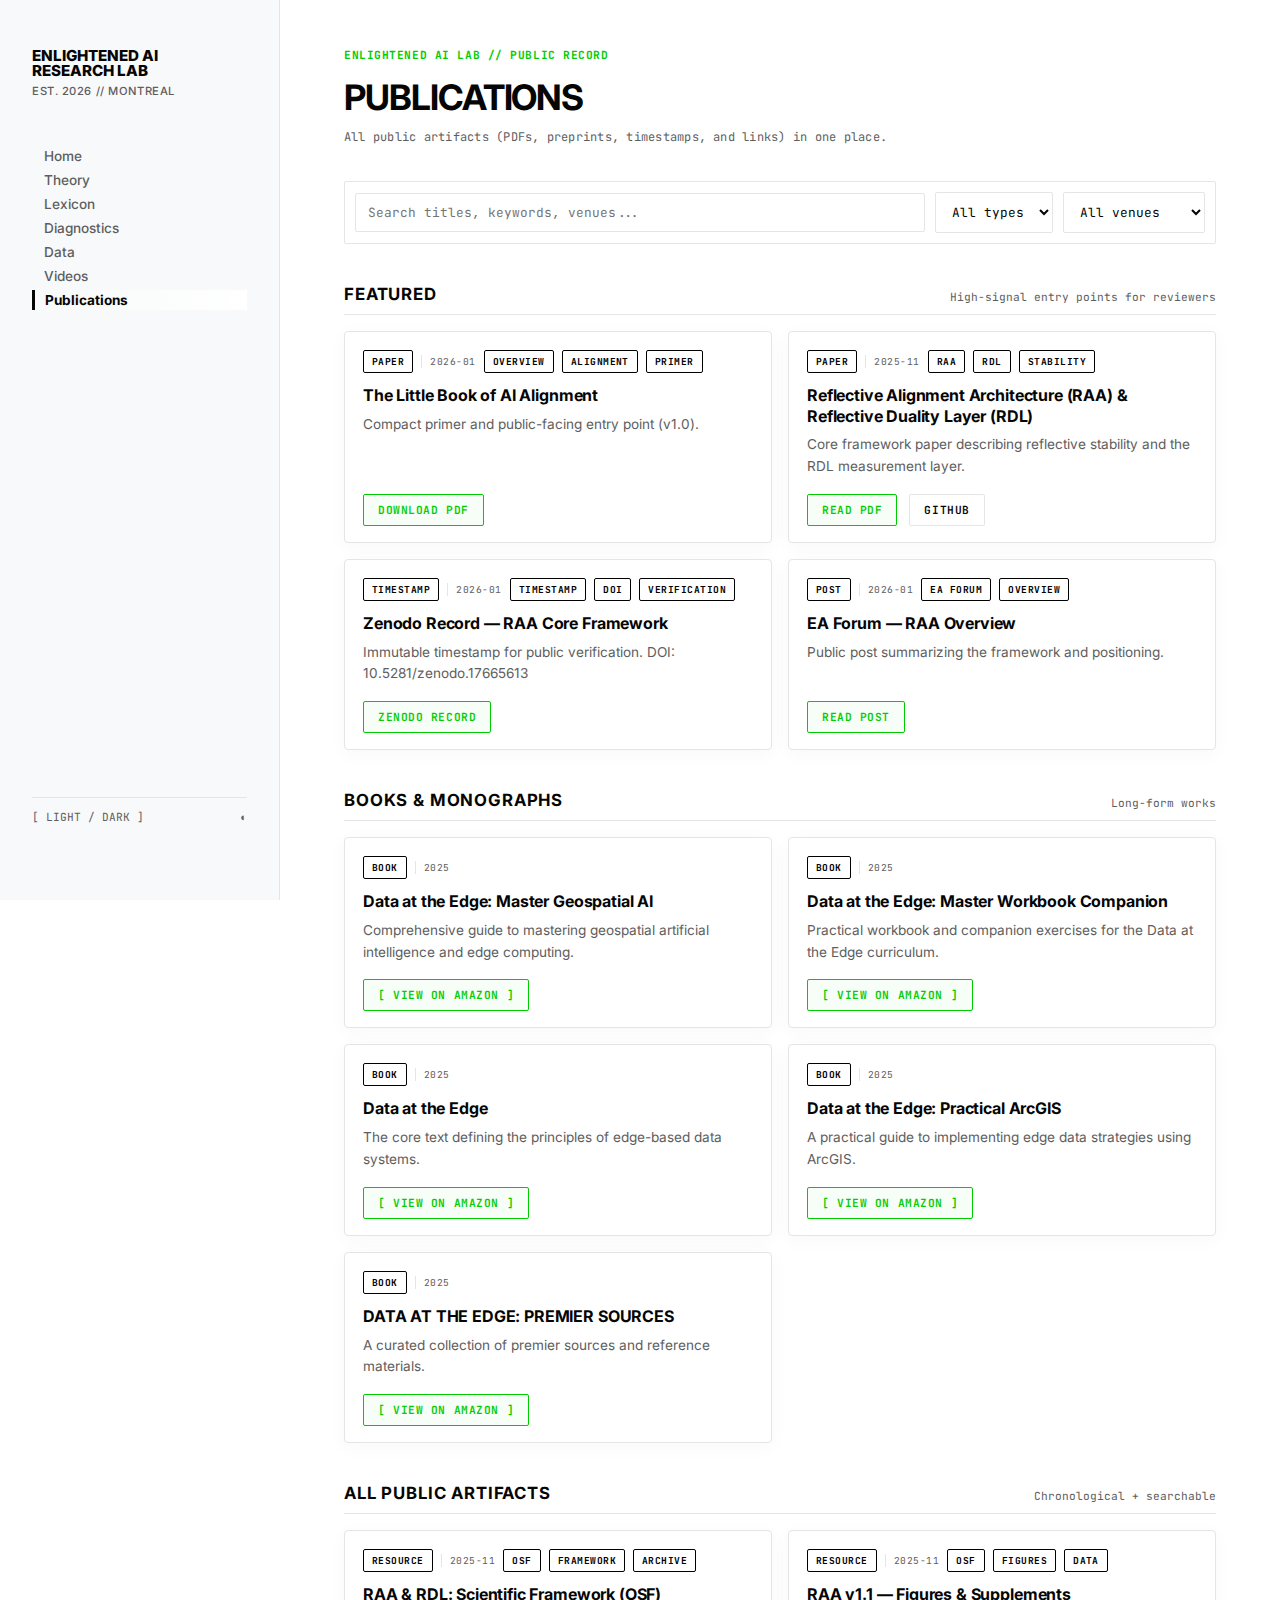
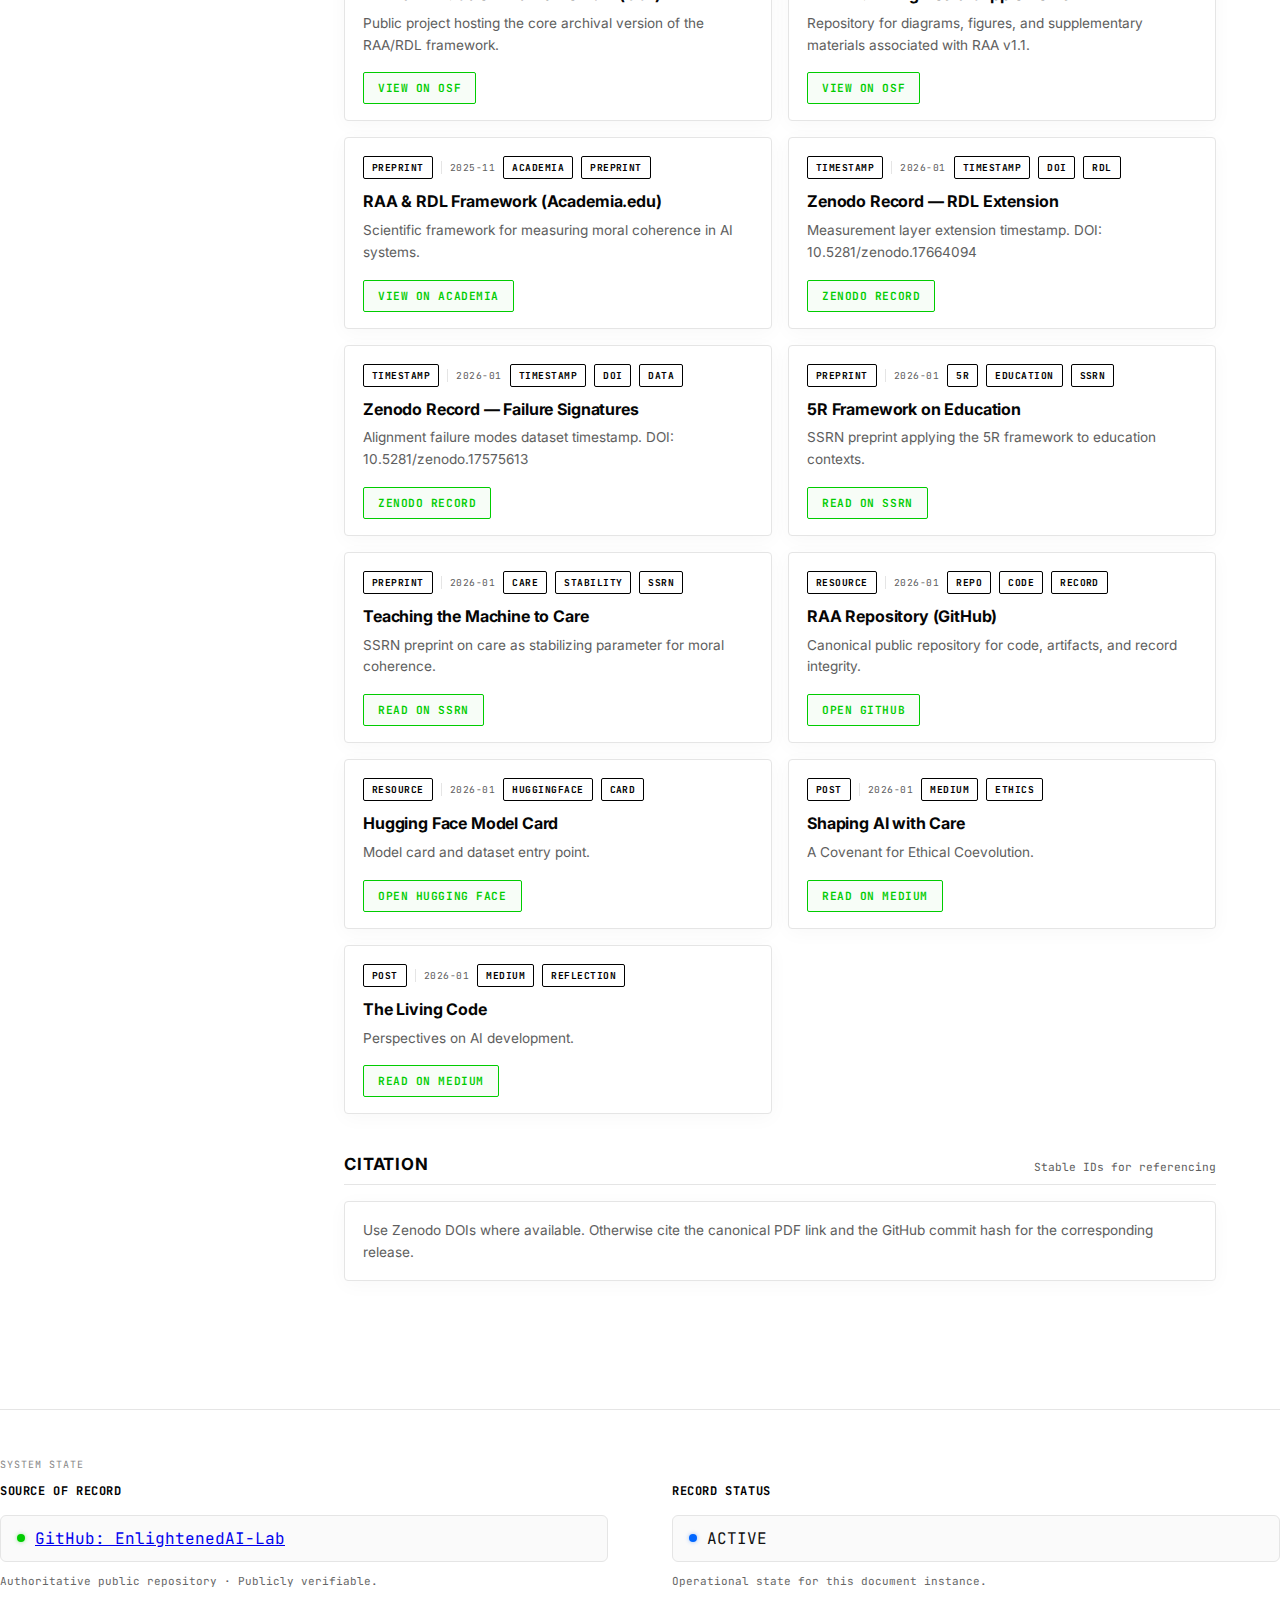
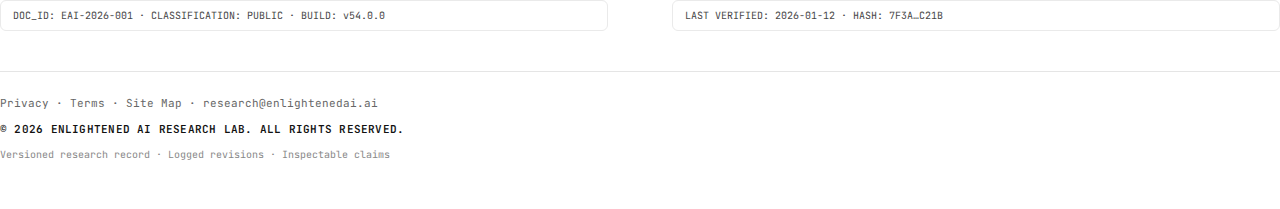
<file: publications.html>
<!DOCTYPE html>
<html lang="en">
<head>
  <meta charset="UTF-8" />
  <meta name="viewport" content="width=device-width,initial-scale=1.0" />
  <title>Publications | Enlightened AI</title>

  <meta http-equiv="Cache-Control" content="no-cache, no-store, must-revalidate" />
  <meta http-equiv="Pragma" content="no-cache" />
  <meta http-equiv="Expires" content="0" />

  <link rel="preconnect" href="https://fonts.googleapis.com">
  <link rel="preconnect" href="https://fonts.gstatic.com" crossorigin>
  <link href="https://fonts.googleapis.com/css2?family=Inter:wght@400;500;600;700;800&family=JetBrains+Mono:wght@400;500;700&display=swap" rel="stylesheet">

  <link rel="stylesheet" href="assets/css/footer.css">

  <style>
    /* --- THEME CONFIGURATION --- */
    :root{
      --bg:#ffffff;
      --sidebar-bg:#f8f9fa;
      --text:#050505;
      --muted:#5e5e5e;
      --border:#e5e5e5;
      
      /* FONTS */
      --mono:"JetBrains Mono", monospace;
      --sans:"Inter", sans-serif;
      
      /* NEON ACCENT */
      --accent:#00cc00; 
      
      --sidebar-w:280px;
      
      /* CHIPS & CARDS */
      --chip:transparent;
      --chip-border:#000;
      --chip-text:#000;
      
      --card:#fff;
      --cardShadow:0 4px 20px rgba(0,0,0,0.03);
    }

    body[data-theme="dark"]{
      --bg:#0a0a0a;
      --sidebar-bg:#0a0a0a;
      --text:#f0f0f0;
      --muted:#8a8a8a;
      --border:#333;
      
      --accent:#00ff00;
      
      --chip:transparent;
      --chip-border:#444;
      --chip-text:#ccc;
      
      --card:#0f0f0f;
      --cardShadow:0 10px 30px rgba(0,0,0,0.3);
    }

    *{box-sizing:border-box}
    html{scroll-behavior:smooth}
    body{
      margin:0;
      font-family:var(--sans);
      background:var(--bg);
      color:var(--text);
      min-height:100vh;
      display:flex;
      flex-direction:column;
      transition:background-color .2s,color .2s;
    }

    .layout{display:flex;flex:1;width:100%}

    /* SIDEBAR */
    aside{
      width:var(--sidebar-w);
      height:100vh;
      position:sticky;
      top:0;
      align-self:flex-start;
      background:var(--sidebar-bg);
      border-right:1px solid var(--border);
      padding:3rem 2rem;
      display:flex;
      flex-direction:column;
      overflow-y:auto;
      z-index:1000;
    }

    .brand{margin-bottom:3rem}
    .brand .t{font-weight:800;font-size:.95rem;line-height:1}
    .brand .s{display:block;margin-top:6px;font-weight:500;font-size:.7rem;letter-spacing:.05em;color:var(--muted)}

    nav ul{list-style:none;padding:0;margin:0}
    nav li{margin-bottom:4px}
    nav a{
      text-decoration:none;
      color:var(--muted);
      font-size:.85rem;
      font-weight:500;
      padding:2px 0 2px 10px;
      border-left:2px solid transparent;
      display:block;
      transition: color 0.2s;
    }
    nav a:hover{color:var(--text)}
    nav a.active{
      color:var(--text);
      font-weight:700;
      border-left:3px solid var(--text);
      background:linear-gradient(90deg,transparent,var(--bg));
    }
    body[data-theme="dark"] nav a.active{
      color:#fff;
      border-left-color:#fff;
      background:linear-gradient(90deg,transparent,#0a0a0a);
    }

    .theme-switch{
      margin-top:auto;
      margin-bottom:1rem;
      cursor:pointer;
      font-family:var(--mono);
      font-size:.7rem;
      color:var(--muted);
      display:flex;
      justify-content:space-between;
      padding:12px 0;
      border-top:1px solid var(--border);
      user-select:none;
    }
    .theme-switch:hover{color:var(--text)}

    /* MAIN CONTENT */
    main{
      flex:1;
      width:100%;
      max-width:1200px;
      min-width:0;
      padding:3rem 4rem;
    }

    .kicker{
      font-family:var(--mono);
      font-size:.7rem;
      letter-spacing:.05em;
      color:var(--accent);
      margin-bottom:1rem;
      font-weight: 700;
    }
    h1{
      margin:0 0 .75rem 0;
      font-size:2.2rem;
      line-height:1.1;
      letter-spacing:-.03em;
      text-transform:uppercase;
    }
    .subtitle{
      font-family:var(--mono);
      color:var(--muted);
      font-size:.75rem;
      margin-bottom:2.25rem;
      letter-spacing:.02em;
    }

    /* TOOLBAR */
    .toolbar{
      display:flex;
      gap:10px;
      flex-wrap:wrap;
      align-items:center;
      padding:10px;
      border:1px solid var(--border);
      background:transparent;
      border-radius:2px;
      margin:1.25rem 0 2rem 0;
    }
    .search{
      flex:1;
      min-width:220px;
      padding:10px 12px;
      border:1px solid var(--border);
      border-radius:2px;
      background:var(--bg);
      color:var(--text);
      font-family: var(--mono);
      font-size:.8rem;
      outline:none;
    }
    .search:focus { border-color: var(--accent); }
    .select{
      padding:10px 12px;
      border:1px solid var(--border);
      border-radius:2px;
      background:var(--bg);
      color:var(--text);
      font-family: var(--mono);
      font-size:.8rem;
      outline:none;
      cursor: pointer;
    }
    .select:focus { border-color: var(--accent); }

    .grid{
      display:grid;
      grid-template-columns:repeat(2,minmax(0,1fr));
      gap:16px;
      margin-bottom:2.5rem;
    }
    @media (max-width: 980px){
      main{padding:1.5rem}
      .grid{grid-template-columns:1fr}
      aside{display:none}
    }

    /* CARD STYLES */
    .card{
      background:var(--card);
      border:1px solid var(--border);
      border-radius:4px;
      padding:18px 18px 16px 18px;
      box-shadow:var(--cardShadow);
      display:flex;
      flex-direction:column;
      transition: border-color 0.2s ease, transform 0.2s ease;
    }
    .card:hover {
        border-color: var(--accent);
        transform: translateY(-2px);
    }

    .meta{
      display:flex;
      gap:8px;
      flex-wrap:wrap;
      align-items:center;
      margin-bottom:12px;
    }
    .chip{
      font-family:var(--mono);
      font-size:.6rem;
      font-weight: 700;
      letter-spacing:.05em;
      padding:4px 8px;
      border-radius:2px;
      border: 1px solid var(--chip-border);
      background:var(--chip);
      color:var(--chip-text);
      text-transform:uppercase;
    }
    .date{
      font-family:var(--mono);
      font-size:.6rem;
      letter-spacing:.05em;
      color:var(--muted);
      text-transform:uppercase;
      border-left: 1px solid var(--border);
      padding-left: 8px;
    }
    .title{
      font-weight:700;
      font-size:1.0rem;
      line-height:1.3;
      margin:0 0 8px 0;
      letter-spacing: -0.01em;
    }
    .desc{
      margin:0 0 16px 0;
      color:var(--muted);
      font-size:.85rem;
      line-height:1.6;
      flex-grow:1;
    }
    
    /* BUTTON STYLES */
    .links{
      display:flex;
      gap:12px;
      flex-wrap:wrap;
      margin-top:auto;
    }
    .btn{
      display:inline-flex;
      align-items:center;
      justify-content:center;
      padding:8px 14px;
      border-radius:2px;
      text-decoration:none;
      font-family: var(--mono);
      font-weight:600;
      font-size:.7rem;
      letter-spacing: 0.05em;
      text-transform: uppercase;
      border:1px solid var(--border);
      background:transparent;
      color:var(--text);
      white-space:nowrap;
      transition: all 0.2s ease;
    }
    .btn:hover {
        border-color: var(--text);
        background: rgba(125,125,125,0.05);
    }
    .btn.primary{
      color:var(--accent);
      border-color:var(--accent);
      background: rgba(0, 204, 0, 0.03);
    }
    .btn.primary:hover{
      background:var(--accent);
      color:#000;
      box-shadow: 0 0 15px rgba(0, 204, 0, 0.4);
      border-color: var(--accent);
    }

    .section-head{
      margin:2.5rem 0 1rem 0;
      display:flex;
      align-items:flex-end;
      justify-content:space-between;
      gap:12px;
      border-bottom:1px solid var(--border);
      padding-bottom:10px;
    }
    .section-head h2{
      margin:0;
      font-size:1.05rem;
      letter-spacing:.05em;
      text-transform:uppercase;
    }
    .section-head .hint{
      font-family:var(--mono);
      font-size:.7rem;
      color:var(--muted);
    }

    /* Mobile top bar */
    .mobile-bar{
      display:none;
      position:fixed;
      top:0;left:0;right:0;
      z-index:10001;
      height:50px;
      padding:0 1.25rem;
      align-items:center;
      justify-content:space-between;
      background:rgba(255,255,255,0.98);
      border-bottom:1px solid var(--border);
      backdrop-filter: blur(10px);
    }
    body[data-theme="dark"] .mobile-bar{
      background:rgba(10,10,10,0.95);
    }
    .mobile-bar .b{font-weight:900;font-size:.85rem;letter-spacing:.02em}
    .mobile-actions{display:flex;gap:14px;align-items:center}
    .mobile-index-btn{
      font-family:var(--mono);
      font-size:.75rem;
      padding:4px 10px;
      border:1px solid var(--border);
      background:var(--bg);
      color:var(--text);
      cursor:pointer;
      border-radius:4px;
    }
    @media (max-width: 980px){
      .mobile-bar{display:flex}
      main{margin-top:50px}
      aside{
        display:block;
        position:fixed;
        top:50px;left:0;
        width:100%;
        height:calc(100vh - 50px);
        transform:translateX(-100%);
        transition:transform .25s ease;
        border-right:none;
        padding:2rem;
        z-index:10000;
        background:var(--bg);
      }
      aside.open{transform:translateX(0)}
    }
  </style>
</head>

<body data-theme="light">

  <header class="mobile-bar">
    <div class="b">ENLIGHTENED AI</div>
    <div class="mobile-actions">
      <span id="theme-icon-mobile" onclick="toggleTheme()" style="cursor:pointer;font-size:1.1rem;">◐</span>
      <button class="mobile-index-btn" onclick="document.getElementById('sidebar').classList.toggle('open')">INDEX</button>
    </div>
  </header>

  <div class="layout">
    <aside id="sidebar">
      <div class="brand">
        <div class="t">ENLIGHTENED AI</div>
        <div class="t">RESEARCH LAB</div>
        <span class="s">EST. 2026 // MONTREAL</span>
      </div>

      <nav>
        <ul>
          <li><a href="index.html">Home</a></li>
          <li><a href="theory.html">Theory</a></li>
          <li><a href="lexicon.html">Lexicon</a></li>
          <li><a href="reflective-diagnostics.html">Diagnostics</a></li>
          <li><a href="data.html">Data</a></li>
          <li><a href="videos.html">Videos</a></li>
          <li><a href="publications.html" class="active">Publications</a></li>
        </ul>
      </nav>

      <div class="theme-switch" onclick="toggleTheme()">
        [ LIGHT / DARK ] <span id="theme-icon">◐</span>
      </div>
    </aside>

    <main>
      <div class="kicker">ENLIGHTENED AI LAB // PUBLIC RECORD</div>
      <h1>Publications</h1>
      <div class="subtitle">All public artifacts (PDFs, preprints, timestamps, and links) in one place.</div>

      <div class="toolbar">
        <input id="search" class="search" type="text" placeholder="Search titles, keywords, venues..." />
        <select id="filterType" class="select">
          <option value="all">All types</option>
          <option value="paper">Paper</option>
          <option value="preprint">Preprint</option>
          <option value="timestamp">Timestamp</option>
          <option value="resource">Resource</option>
          <option value="post">Post</option>
        </select>
        <select id="filterVenue" class="select">
          <option value="all">All venues</option>
          <option value="zenodo">Zenodo</option>
          <option value="ssrn">SSRN</option>
          <option value="osf">OSF</option>
          <option value="academia">Academia.edu</option>
          <option value="arxiv">arXiv</option>
          <option value="eaforum">EA Forum</option>
          <option value="medium">Medium</option>
          <option value="github">GitHub</option>
          <option value="huggingface">Hugging Face</option>
          <option value="pdf">PDF</option>
        </select>
      </div>

      <div class="section-head">
        <h2>Featured</h2>
        <div class="hint">High-signal entry points for reviewers</div>
      </div>
      <div id="gridFeatured" class="grid"></div>

      <div class="section-head">
        <h2>Books & Monographs</h2>
        <div class="hint">Long-form works</div>
      </div>
      <div id="gridBooks" class="grid">
        
        <div class="card">
          <div class="meta">
            <span class="chip">BOOK</span>
            <span class="date">2025</span>
          </div>
          <h3 class="title">Data at the Edge: Master Geospatial AI</h3>
          <p class="desc">Comprehensive guide to mastering geospatial artificial intelligence and edge computing.</p>
          <div class="links">
            <a class="btn primary" href="https://www.amazon.com/Data-Edge-Master-Geospatial-AI/dp/1069204706/ref=sr_1_1?crid=19W63BAHUJK74&dib=eyJ2IjoiMSJ9.[base64].cR0P19jGEKPhz6kZxtDUWlhSjNSzYMXZPZyNFMdC1dk&dib_tag=se&keywords=data+at+the+edge&qid=1739576723&sprefix=data+at+the+edge%2Caps%2C112&sr=8-1" target="_blank" rel="noopener">[ VIEW ON AMAZON ]</a>
          </div>
        </div>

        <div class="card">
          <div class="meta">
            <span class="chip">BOOK</span>
            <span class="date">2025</span>
          </div>
          <h3 class="title">Data at the Edge: Master Workbook Companion</h3>
          <p class="desc">Practical workbook and companion exercises for the Data at the Edge curriculum.</p>
          <div class="links">
            <a class="btn primary" href="https://www.amazon.com/Data-Edge-Master-Workbook-Companion-ebook/dp/B0DX3CFMPC?ref_=ast_author_dp" target="_blank" rel="noopener">[ VIEW ON AMAZON ]</a>
          </div>
        </div>

        <div class="card">
          <div class="meta">
            <span class="chip">BOOK</span>
            <span class="date">2025</span>
          </div>
          <h3 class="title">Data at the Edge</h3>
          <p class="desc">The core text defining the principles of edge-based data systems.</p>
          <div class="links">
            <a class="btn primary" href="https://www.amazon.com/dp/B0DX7BYL3G?ref_=ast_author_dp" target="_blank" rel="noopener">[ VIEW ON AMAZON ]</a>
          </div>
        </div>

        <div class="card">
          <div class="meta">
            <span class="chip">BOOK</span>
            <span class="date">2025</span>
          </div>
          <h3 class="title">Data at the Edge: Practical ArcGIS</h3>
          <p class="desc">A practical guide to implementing edge data strategies using ArcGIS.</p>
          <div class="links">
            <a class="btn primary" href="https://www.amazon.com/DATA-AT-EDGE-PRACTICAL-ArcGIS-ebook/dp/B0DX3DB57T?ref_=ast_author_dp" target="_blank" rel="noopener">[ VIEW ON AMAZON ]</a>
          </div>
        </div>

        <div class="card">
          <div class="meta">
            <span class="chip">BOOK</span>
            <span class="date">2025</span>
          </div>
          <h3 class="title">DATA AT THE EDGE: PREMIER SOURCES</h3>
          <p class="desc">A curated collection of premier sources and reference materials.</p>
          <div class="links">
            <a class="btn primary" href="https://www.amazon.com/DATA-AT-EDGE-PREMIER-SOURCES-ebook/dp/B0DX3G8XH1?ref_=ast_author_dp" target="_blank" rel="noopener">[ VIEW ON AMAZON ]</a>
          </div>
        </div>

      </div>

      <div class="section-head">
        <h2>All Public Artifacts</h2>
        <div class="hint">Chronological + searchable</div>
      </div>
      <div id="gridAll" class="grid"></div>

      <div class="section-head">
        <h2>Citation</h2>
        <div class="hint">Stable IDs for referencing</div>
      </div>
      <div class="card">
        <p class="desc" style="margin-bottom:0;">
          Use Zenodo DOIs where available. Otherwise cite the canonical PDF link and the GitHub commit hash for the corresponding release.
        </p>
      </div>

    </main>
  </div>

  <div id="footer-mount"></div>

  <script type="application/json" id="pub-manifest">
  {
    "featured_ids": ["rai-core-raa-rdl", "little-book", "zenodo-raa-rdl", "eaforum-raa-overview"],
    "items": [
      {
        "id": "little-book",
        "type": "paper",
        "venue": "pdf",
        "date": "2026-01",
        "title": "The Little Book of AI Alignment",
        "desc": "Compact primer and public-facing entry point (v1.0).",
        "tags": ["overview", "alignment", "primer"],
        "links": [
          { "label": "Download PDF", "url": "https://img1.wsimg.com/blobby/go/6cbe8389-6acc-4102-bb3b-d67e982d50af/downloads/db648778-7768-4535-a11c-2c69627bbac4/The%20Little%20Book%20of%20AI%20Alignment%20v1.0.pdf?ver=1765927449171", "style": "primary" }
        ]
      },
      {
        "id": "rai-core-raa-rdl",
        "type": "paper",
        "venue": "pdf",
        "date": "2025-11",
        "title": "Reflective Alignment Architecture (RAA) & Reflective Duality Layer (RDL)",
        "desc": "Core framework paper describing reflective stability and the RDL measurement layer.",
        "tags": ["RAA", "RDL", "stability"],
        "links": [
          { "label": "Read PDF", "url": "https://drive.google.com/file/d/1RgM-8PwM0ZVuoLBBmWgf4W2j2hmrPzuj/view?usp=sharing", "style": "primary" },
          { "label": "GitHub", "url": "https://enlightenedai-lab.github.io/RAA-Reflective-Alignment-Architecture/", "style": "default" }
        ]
      },
      {
        "id": "osf-framework",
        "type": "resource",
        "venue": "osf",
        "date": "2025-11",
        "title": "RAA & RDL: Scientific Framework (OSF)",
        "desc": "Public project hosting the core archival version of the RAA/RDL framework.",
        "tags": ["osf", "framework", "archive"],
        "links": [
          { "label": "View on OSF", "url": "https://osf.io/8e2wx/", "style": "primary" }
        ]
      },
      {
        "id": "osf-supplements",
        "type": "resource",
        "venue": "osf",
        "date": "2025-11",
        "title": "RAA v1.1 — Figures & Supplements",
        "desc": "Repository for diagrams, figures, and supplementary materials associated with RAA v1.1.",
        "tags": ["osf", "figures", "data"],
        "links": [
          { "label": "View on OSF", "url": "https://osf.io/5bzmu/", "style": "primary" }
        ]
      },
      {
        "id": "academia-raa",
        "type": "preprint",
        "venue": "academia",
        "date": "2025-11",
        "title": "RAA & RDL Framework (Academia.edu)",
        "desc": "Scientific framework for measuring moral coherence in AI systems.",
        "tags": ["academia", "preprint"],
        "links": [
          { "label": "View on Academia", "url": "https://www.academia.edu/145222632", "style": "primary" }
        ]
      },
      {
        "id": "zenodo-raa-rdl",
        "type": "timestamp",
        "venue": "zenodo",
        "date": "2026-01",
        "title": "Zenodo Record — RAA Core Framework",
        "desc": "Immutable timestamp for public verification. DOI: 10.5281/zenodo.17665613",
        "tags": ["timestamp", "doi", "verification"],
        "links": [
          { "label": "Zenodo Record", "url": "https://zenodo.org/records/17665613", "style": "primary" }
        ]
      },
      {
        "id": "zenodo-rdl-extension",
        "type": "timestamp",
        "venue": "zenodo",
        "date": "2026-01",
        "title": "Zenodo Record — RDL Extension",
        "desc": "Measurement layer extension timestamp. DOI: 10.5281/zenodo.17664094",
        "tags": ["timestamp", "doi", "rdl"],
        "links": [
          { "label": "Zenodo Record", "url": "https://zenodo.org/records/17664094", "style": "primary" }
        ]
      },
      {
        "id": "zenodo-failure-signatures",
        "type": "timestamp",
        "venue": "zenodo",
        "date": "2026-01",
        "title": "Zenodo Record — Failure Signatures",
        "desc": "Alignment failure modes dataset timestamp. DOI: 10.5281/zenodo.17575613",
        "tags": ["timestamp", "doi", "data"],
        "links": [
          { "label": "Zenodo Record", "url": "https://zenodo.org/records/17575613", "style": "primary" }
        ]
      },
      {
        "id": "ssrn-5r-education",
        "type": "preprint",
        "venue": "ssrn",
        "date": "2026-01",
        "title": "5R Framework on Education",
        "desc": "SSRN preprint applying the 5R framework to education contexts.",
        "tags": ["5R", "education", "SSRN"],
        "links": [
          { "label": "Read on SSRN", "url": "https://papers.ssrn.com/sol3/papers.cfm?abstract_id=5708262", "style": "primary" }
        ]
      },
      {
        "id": "ssrn-care",
        "type": "preprint",
        "venue": "ssrn",
        "date": "2026-01",
        "title": "Teaching the Machine to Care",
        "desc": "SSRN preprint on care as stabilizing parameter for moral coherence.",
        "tags": ["care", "stability", "SSRN"],
        "links": [
          { "label": "Read on SSRN", "url": "https://papers.ssrn.com/sol3/papers.cfm?abstract_id=5708265", "style": "primary" }
        ]
      },
      {
        "id": "github-raa",
        "type": "resource",
        "venue": "github",
        "date": "2026-01",
        "title": "RAA Repository (GitHub)",
        "desc": "Canonical public repository for code, artifacts, and record integrity.",
        "tags": ["repo", "code", "record"],
        "links": [
          { "label": "Open GitHub", "url": "https://enlightenedai-lab.github.io/RAA-Reflective-Alignment-Architecture/", "style": "primary" }
        ]
      },
      {
        "id": "hf-model-card",
        "type": "resource",
        "venue": "huggingface",
        "date": "2026-01",
        "title": "Hugging Face Model Card",
        "desc": "Model card and dataset entry point.",
        "tags": ["huggingface", "card"],
        "links": [
          { "label": "Open Hugging Face", "url": "https://huggingface.co/EnlightenedAI-Lab/RAA-Reflective-Alignment-Architecture", "style": "primary" }
        ]
      },
      {
        "id": "eaforum-raa-overview",
        "type": "post",
        "venue": "eaforum",
        "date": "2026-01",
        "title": "EA Forum — RAA Overview",
        "desc": "Public post summarizing the framework and positioning.",
        "tags": ["EA Forum", "overview"],
        "links": [
          { "label": "Read Post", "url": "https://forum.effectivealtruism.org/posts/mek7nYqrYdJqwgrjs/reflective-alignment-architecture-raa-a-framework-for-moral?utm_campaign=post_share&utm_source=link", "style": "primary" }
        ]
      },
      {
        "id": "medium-shaping-ai",
        "type": "post",
        "venue": "medium",
        "date": "2026-01",
        "title": "Shaping AI with Care",
        "desc": "A Covenant for Ethical Coevolution.",
        "tags": ["medium", "ethics"],
        "links": [
          { "label": "Read on Medium", "url": "https://medium.com/@nicolas_91820/shaping-ai-with-care-a-covenant-for-ethical-coevolution-c7f7d9d73543", "style": "primary" }
        ]
      },
      {
        "id": "medium-living-code",
        "type": "post",
        "venue": "medium",
        "date": "2026-01",
        "title": "The Living Code",
        "desc": "Perspectives on AI development.",
        "tags": ["medium", "reflection"],
        "links": [
          { "label": "Read on Medium", "url": "https://medium.com/@nicolas_91820/shaping-ai-with-care-a-covenant-for-ethical-coevolution-c7f7d9d73543", "style": "primary" }
        ]
      }
    ]
  }
  </script>

  <script>
    // Footer mount
    fetch('partials/footer.html')
      .then(r => r.text())
      .then(html => { const m = document.getElementById('footer-mount'); if (m) m.innerHTML = html; });

    // Theme
    function setTheme(theme){
      document.body.setAttribute('data-theme', theme);
      localStorage.setItem('theme', theme);
      const icon = document.getElementById('theme-icon');
      if(icon) icon.textContent = (theme === 'dark') ? '◑' : '◐';
      const iconMobile = document.getElementById('theme-icon-mobile');
      if(iconMobile) iconMobile.textContent = (theme === 'dark') ? '◑' : '◐';
    }
    function toggleTheme(){
      const current = document.body.getAttribute('data-theme') || 'light';
      setTheme(current === 'dark' ? 'light' : 'dark');
    }
    setTheme(localStorage.getItem('theme') || 'light');

    // Mobile: close sidebar on outside click
    document.addEventListener("click", (e) => {
      if (window.innerWidth > 980) return;
      const sidebar = document.getElementById("sidebar");
      const isOpen = sidebar && sidebar.classList.contains("open");
      if (!isOpen) return;
      const clickedInside = sidebar.contains(e.target) || e.target.closest(".mobile-bar") || e.target.closest(".mobile-index-btn");
      if (!clickedInside) sidebar.classList.remove("open");
    });

    // Render publications
    const data = JSON.parse(document.getElementById('pub-manifest').textContent);
    const items = data.items || [];
    const featuredIds = new Set(data.featured_ids || []);

    const gridFeatured = document.getElementById('gridFeatured');
    const gridAll = document.getElementById('gridAll');

    const searchEl = document.getElementById('search');
    const filterTypeEl = document.getElementById('filterType');
    const filterVenueEl = document.getElementById('filterVenue');

    function chipLabel(type){
      const map = {
        paper: "Paper",
        preprint: "Preprint",
        timestamp: "Timestamp",
        resource: "Resource",
        post: "Post"
      };
      return map[type] || "Item";
    }

    function cardHTML(it){
      const tags = (it.tags || []).slice(0,4).map(t => `<span class="chip">${t}</span>`).join('');
      const links = (it.links || []).map(l => {
        const cls = l.style === "primary" ? "btn primary" : "btn";
        return `<a class="${cls}" href="${l.url}" target="_blank" rel="noopener">${l.label}</a>`;
      }).join('');

      return `
        <div class="card" data-type="${it.type||''}" data-venue="${it.venue||''}">
          <div class="meta">
            <span class="chip">${chipLabel(it.type)}</span>
            <span class="date">${it.date || ''}</span>
            ${tags}
          </div>
          <h3 class="title">${it.title || ''}</h3>
          <p class="desc">${it.desc || ''}</p>
          <div class="links">${links}</div>
        </div>
      `;
    }

    function render(){
      const q = (searchEl.value || '').toLowerCase().trim();
      const type = filterTypeEl.value;
      const venue = filterVenueEl.value;

      const filtered = items.filter(it => {
        const hay = [
          it.title || '',
          it.desc || '',
          (it.tags || []).join(' '),
          it.type || '',
          it.venue || ''
        ].join(' ').toLowerCase();
        if (q && !hay.includes(q)) return false;
        if (type !== 'all' && (it.type || '') !== type) return false;
        if (venue !== 'all' && (it.venue || '') !== venue) return false;
        return true;
      });

      const featured = filtered.filter(it => featuredIds.has(it.id));
      const rest = filtered.filter(it => !featuredIds.has(it.id));

      gridFeatured.innerHTML = featured.map(cardHTML).join('') || `<div class="card"><p class="desc" style="margin:0;">No featured items match the current filters.</p></div>`;
      gridAll.innerHTML = rest.map(cardHTML).join('') || `<div class="card"><p class="desc" style="margin:0;">No items match the current filters.</p></div>`;
    }

    searchEl.addEventListener('input', render);
    filterTypeEl.addEventListener('change', render);
    filterVenueEl.addEventListener('change', render);

    render();
  </script>

</body>
</html>
</file>
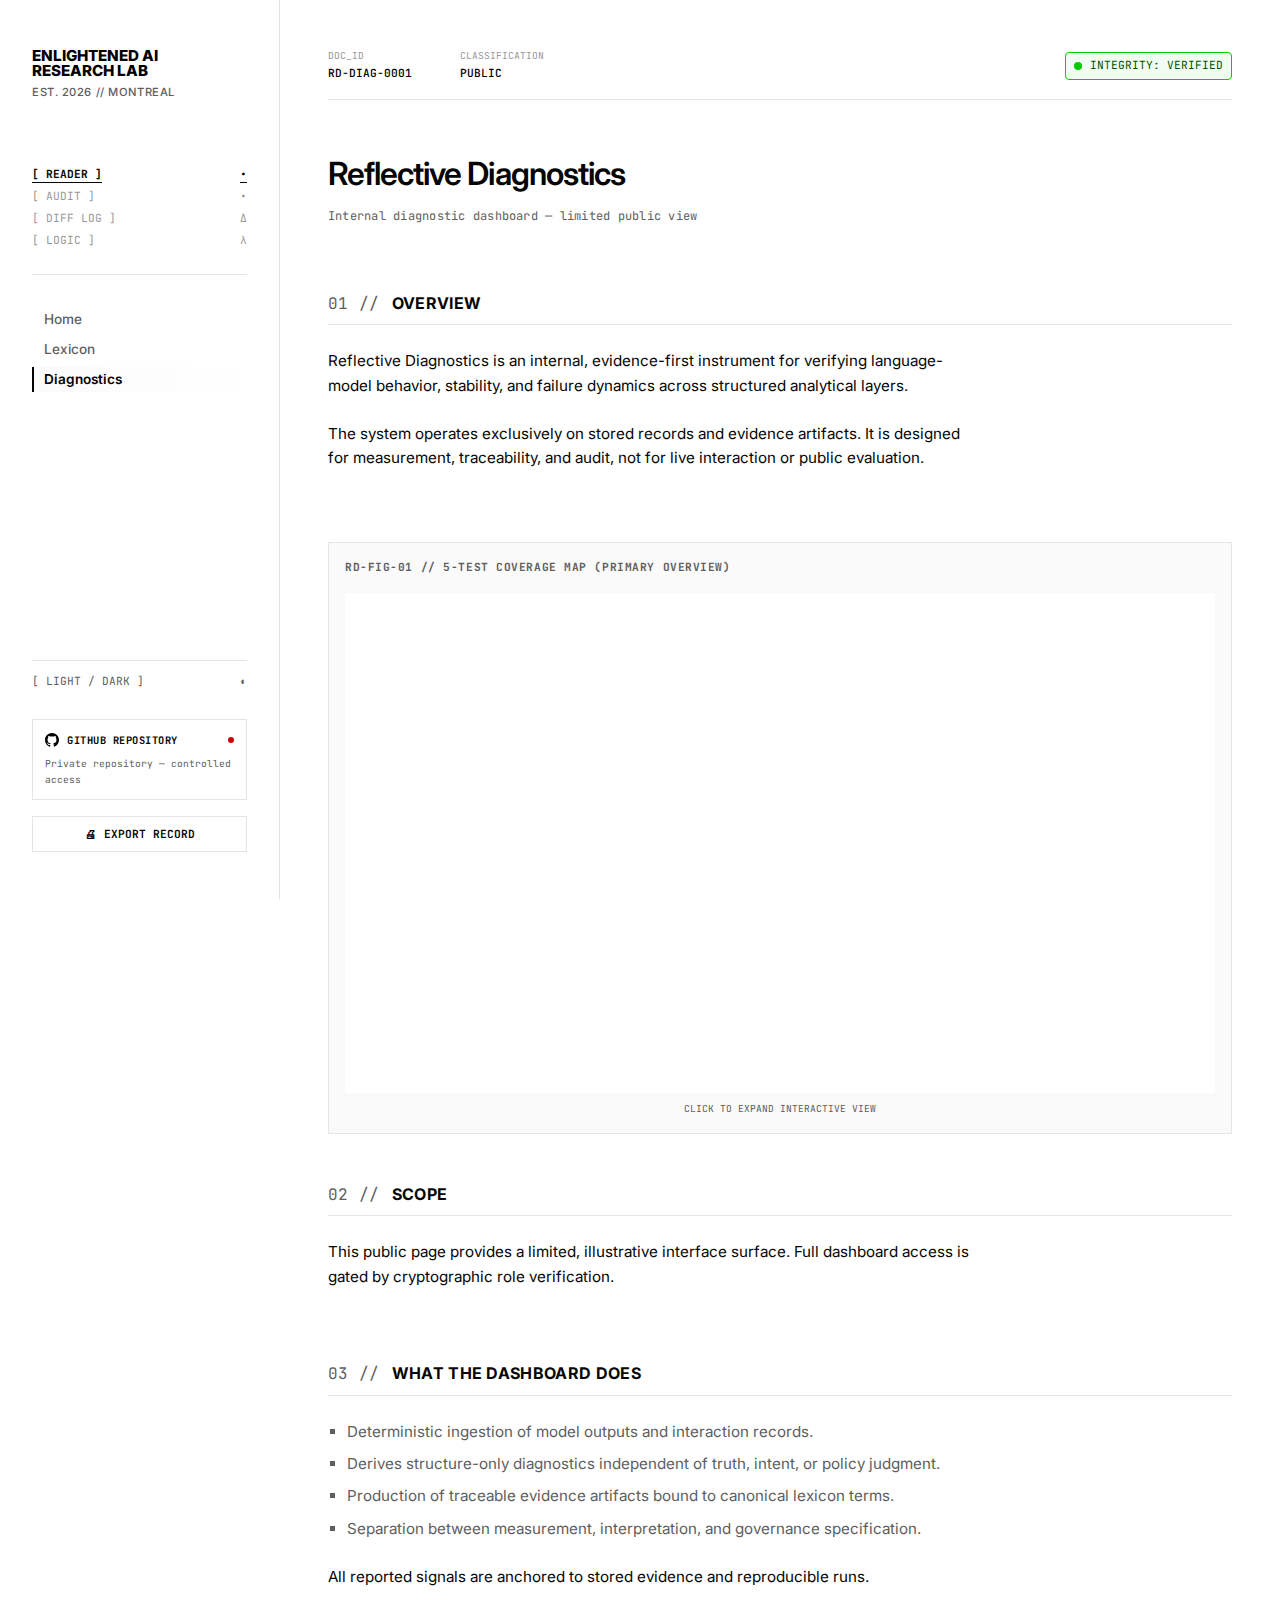
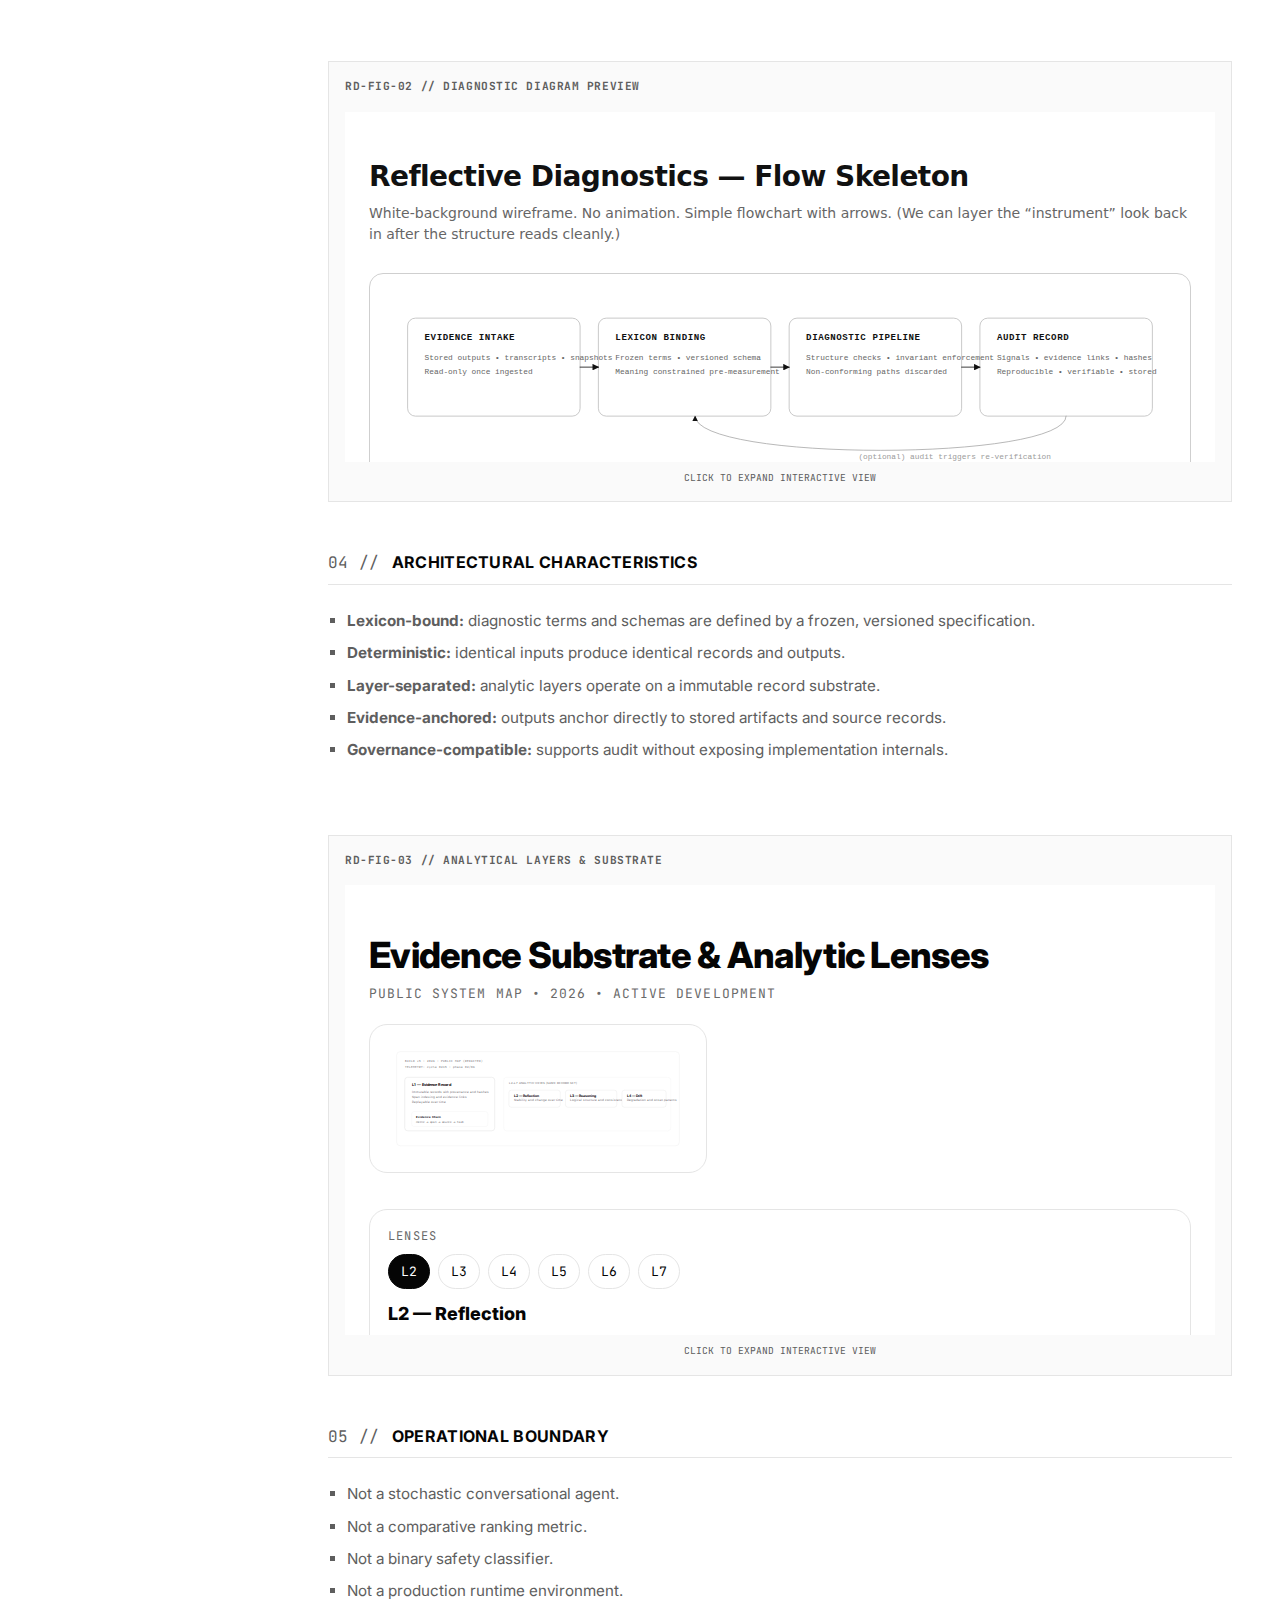
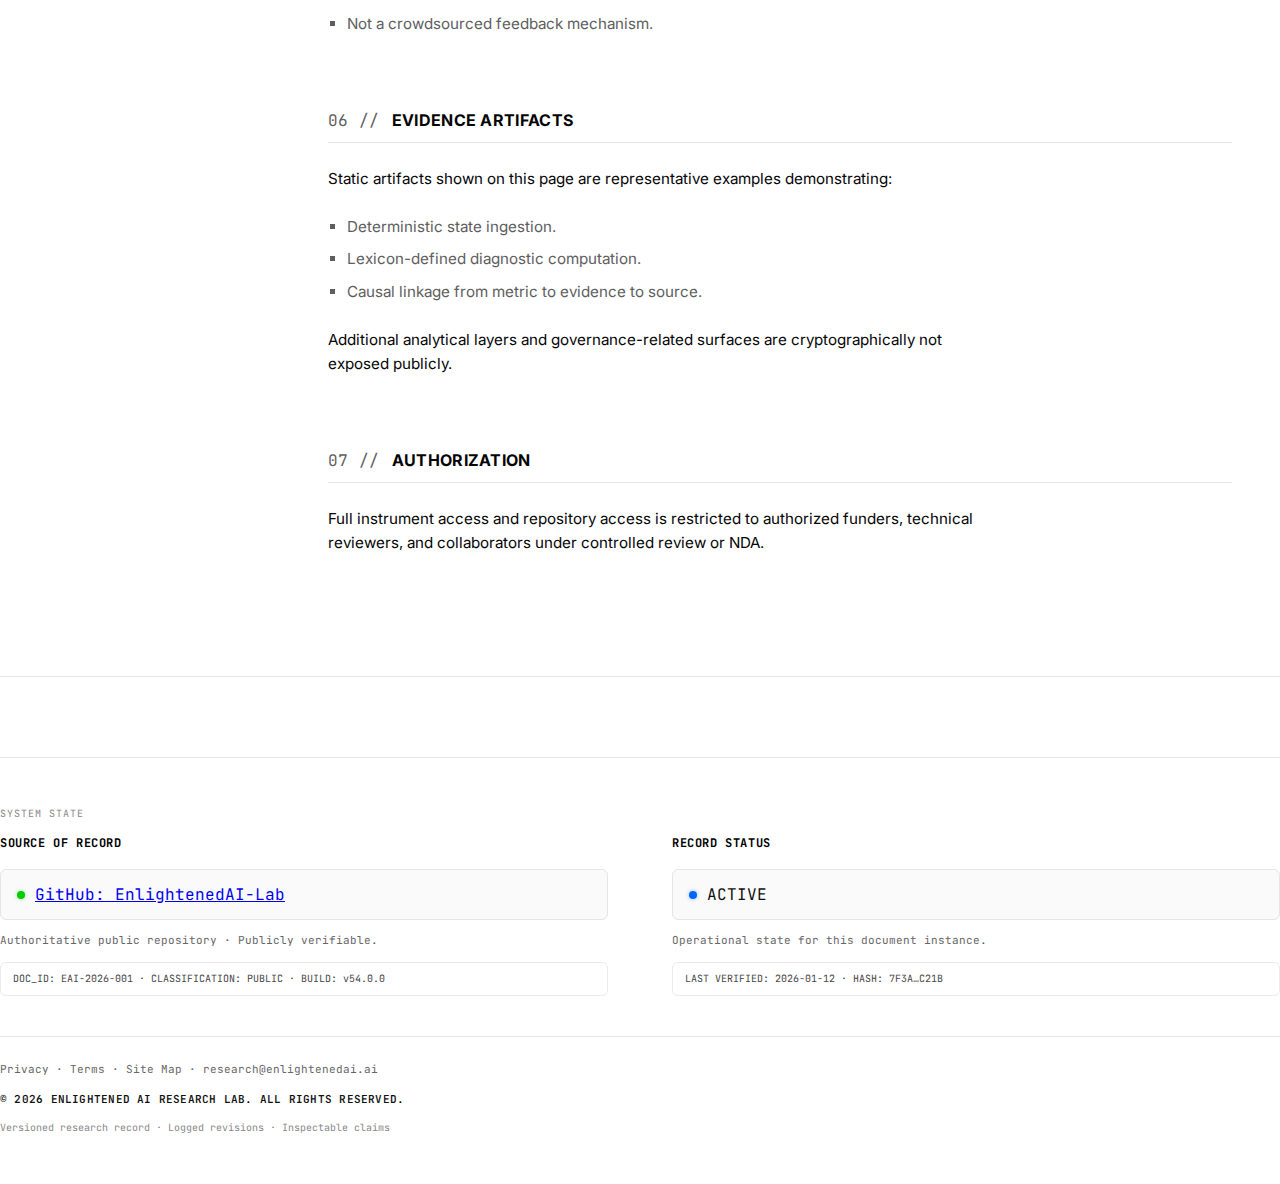
<file: reflective-diagnostics.html>
<!DOCTYPE html>
<html lang="en">
<head>
    <meta charset="UTF-8">
    <meta name="viewport" content="width=device-width, initial-scale=1.0">
    <title>Reflective Diagnostics | Enlightened AI</title>
    
    <link rel="preconnect" href="https://fonts.googleapis.com">
    <link rel="preconnect" href="https://fonts.gstatic.com" crossorigin>
    <link href="https://fonts.googleapis.com/css2?family=Inter:wght@400;500;600;700;800&family=JetBrains+Mono:wght@400;500;700&display=swap" rel="stylesheet">
    <link rel="stylesheet" href="/assets/css/footer.css">

    <script type="application/json" id="audit-manifest">
    {
        "doc_id": "RD-DIAG-0001",
        "version": "12.4.0",
        "status": "OPERATIONAL"
    }
    </script>

    <style>
        /* --- THEME: INSTITUTE STANDARD V54 --- */
        :root {
            --bg-color: #ffffff;
            --text-main: #050505;
            --text-muted: #5e5e5e;
            --border-color: #e5e5e5;
            --sidebar-width: 280px;
            --card-bg: #fafafa;
            --font-stack: "Inter", -apple-system, BlinkMacSystemFont, "Segoe UI", Roboto, Helvetica, Arial, sans-serif;
            --font-mono: "JetBrains Mono", ui-monospace, SFMono-Regular, Menlo, Consolas, monospace;
            
            /* SIGNALS */
            --status-verified: #00cc00;
            
            /* MODES */
            --mode-audit: #b45309; 
            --mode-logic: #0044cc; 
            --mode-diff: #000000;
            --mode-diff-del-bg: #ffebeb;
            --mode-diff-del-text: #cc0000;
            --mode-diff-ins-bg: #e6ffec;
            --mode-diff-ins-text: #006600;
        }

        /* --- DARK MODE OVERRIDES --- */
        body[data-theme="dark"] {
            --bg-color: #0a0a0a;
            --text-main: #f0f0f0;
            --text-muted: #888888;
            --border-color: #333333;
            --card-bg: #111;
            --mode-audit: #ffaa00;
            --mode-logic: #66aaff;
            --mode-diff-del-bg: #330000;
            --mode-diff-del-text: #ff6666;
            --mode-diff-ins-bg: #003300;
            --mode-diff-ins-text: #66ff66;
        }
        body[data-theme="dark"] aside { background-color: #0a0a0a; border-right-color: #333; }
        body[data-theme="dark"] .mobile-bar { background: rgba(10,10,10,0.95); border-bottom-color: #333; }
        body[data-theme="dark"] .mobile-index-btn { background: var(--bg-color); color: var(--text-main); border-color: var(--border-color); }
        body[data-theme="dark"] .brand div { color: #fff; }
        body[data-theme="dark"] nav a.active { color: #fff; border-left-color: #fff; background: linear-gradient(90deg, #151515, #0a0a0a); }
        body[data-theme="dark"] nav a:hover { color: #fff; }
        body[data-theme="dark"] .toggle-btn:hover, body[data-theme="dark"] .toggle-btn.active { color: #fff; }
        body[data-theme="dark"] .export-btn { background: #111; color: #ccc; border-color: #444; }
        body[data-theme="dark"] .export-btn:hover { background: #fff; color: #000; }
        body[data-theme="dark"] .repo-panel { background: #111; border-color: #333; }
        body[data-theme="dark"] .claim-box { background: #111; border-color: #333; }
        body[data-theme="dark"] .claim-id { color: #fff; }
        body[data-theme="dark"] .claim-text { color: #ccc; }
        body[data-theme="dark"] .logic-block { background: #111; border-color: #333; color: #ccc; }
        body[data-theme="dark"] .logic-block::before { background: #222; border-color: #333; }
        body[data-theme="dark"] p { color: #ccc; }
        body[data-theme="dark"] h1, body[data-theme="dark"] h2 { color: #fff; }
        body[data-theme="dark"] .doc-val { color: #fff; }

        * { box-sizing: border-box; }
        html { scroll-behavior: smooth; }
        
        body {
            margin: 0; padding: 0;
            font-family: var(--font-stack);
            background-color: var(--bg-color);
            color: var(--text-main);
            line-height: 1.6;
            -webkit-font-smoothing: antialiased;
            display: flex;
            flex-direction: column; 
            min-height: 100vh;
            transition: background-color 0.2s, color 0.2s;
        }

        .layout-wrapper {
            display: flex;
            flex: 1; 
            width: 100%;
        }

        /* --- BEACONS & SEALS --- */
        @keyframes beacon-pulse-green {
            0% { box-shadow: 0 0 0 0 rgba(0, 204, 0, 0.7); opacity: 1; }
            50% { opacity: 1; }
            100% { box-shadow: 0 0 0 10px rgba(0, 204, 0, 0); opacity: 1; }
        }
        @keyframes border-pulse {
            0% { border-color: rgba(0,204,0,0.4); }
            50% { border-color: rgba(0,204,0,1); }
            100% { border-color: rgba(0,204,0,0.4); }
        }
        @keyframes beacon-red { 0% { box-shadow: 0 0 0 0 rgba(204, 0, 0, 0.7); opacity: 1; } 50% { opacity: 1; } 100% { box-shadow: 0 0 0 10px rgba(204, 0, 0, 0); opacity: 1; } }

        .integrity-seal { 
            margin-left: auto; display: flex; align-items: center; gap: 8px; 
            font-family: var(--font-mono); font-size: 0.7rem; color: #005500; 
            border: 1px solid var(--status-verified); padding: 4px 8px; border-radius: 4px;
            background: rgba(0,204,0,0.05); cursor: default;
            animation: border-pulse 3s infinite;
        }
        .status-dot { 
            width: 8px; height: 8px; background: var(--status-verified); 
            border-radius: 50%; display: block; 
            animation: beacon-pulse-green 2s infinite;
        }

        /* --- MOBILE BAR --- */
        .mobile-bar {
            display: none;
            position: fixed; top: 0; left: 0; right: 0;
            z-index: 10001; 
            background: rgba(255,255,255,0.98);
            border-bottom: 1px solid var(--border-color);
            padding: 0 1.25rem;
            height: 50px;
            align-items: center;
            justify-content: space-between;
            backdrop-filter: blur(10px);
        }
        .mobile-brand { font-weight: 800; font-size: 0.85rem; letter-spacing: -0.02em; }
        
        .mobile-index-btn {
            font-family: var(--font-mono);
            font-size: 0.75rem;
            padding: 4px 10px;
            border: 1px solid var(--border-color);
            background: var(--bg-color);
            color: var(--text-main);
            cursor: pointer;
        }

        /* --- SIDEBAR --- */
        aside { 
            width: var(--sidebar-width); 
            height: 100vh; position: sticky; top: 0; align-self: flex-start;
            border-right: 1px solid var(--border-color); padding: 3rem 2rem; 
            display: flex; flex-direction: column; flex-shrink: 0; 
            background: var(--bg-color); z-index: 1000; 
            overflow-y: auto;
        }
        .brand { margin-bottom: 4rem; cursor: crosshair; }
        .brand div { font-family: var(--font-stack); font-weight: 800; font-size: 0.95rem; line-height: 1.0; color: #000; }
        .brand span { display: block; margin-top: 6px; font-weight: 500; font-size: 0.7rem; letter-spacing: 0.05em; color: var(--text-muted); }

        .mode-group { display: flex; flex-direction: column; gap: 4px; margin-bottom: 2rem; border-bottom: 1px solid var(--border-color); padding-bottom: 1.5rem; }
        .toggle-btn { font-family: var(--font-mono); font-size: 0.7rem; color: #999; cursor: pointer; display: flex; justify-content: space-between; transition: color 0.1s; text-decoration: none; }
        .toggle-btn:hover { color: var(--text-main); }
        .toggle-btn.active { color: var(--text-main); font-weight: 700; text-decoration: underline; text-underline-offset: 4px; }
        
        nav ul { list-style: none; padding: 0; margin: 0; }
        nav li { margin-bottom: 4px; }
        nav a { text-decoration: none; color: var(--text-muted); font-size: 0.85rem; font-weight: 500; padding: 2px 0 2px 10px; border-left: 2px solid transparent; display: block; }
        nav a:hover { color: #000; }
        nav a.active { color: #000; font-weight: 600; border-left-color: var(--text-main); background: linear-gradient(90deg, var(--card-bg), transparent); }

        /* --- THEME & EXPORT --- */
        .theme-switch {
            margin-top: auto; margin-bottom: 1rem;
            cursor: pointer; font-family: var(--font-mono); font-size: 0.7rem; 
            color: var(--text-muted); display: flex; justify-content: space-between; 
            padding: 12px 0; border-top: 1px solid var(--border-color); transition: color 0.2s;
        }
        .theme-switch:hover { color: var(--text-main); }

        .repo-panel {
            margin-top: 0; margin-bottom: 1rem; 
            border: 1px solid var(--border-color); background: var(--bg-color); 
            padding: 12px; font-family: var(--font-mono);
            cursor: default; 
        }
        .repo-header {
            font-size: 0.65rem; font-weight: 700; color: var(--text-main); 
            margin-bottom: 8px; display: flex; justify-content: space-between; 
            align-items: center; letter-spacing: 0.05em;
        }
        .repo-subtext { font-size: 0.6rem; color: var(--text-muted); }
        .status-dot-red { width: 6px; height: 6px; background: #cc0000; border-radius: 50%; display: block; animation: beacon-red 2s infinite; }
        .git-icon-small { width: 14px; height: 14px; fill: var(--text-main); }

        .export-btn { width: 100%; background: #fff; border: 1px solid var(--border-color); padding: 10px; font-family: var(--font-mono); font-size: 0.7rem; text-transform: uppercase; font-weight: 600; cursor: pointer; transition: all 0.2s; display: flex; align-items: center; justify-content: center; gap: 8px; }
        .export-btn:hover { background: #000; color: #fff; border-color: #000; }

        /* --- MAIN CONTENT --- */
        main { 
            flex-grow: 1; padding: 3rem 3rem; 
            max-width: 1200px; width: 100%;
        }
        
        .doc-header { border-bottom: 1px solid var(--border-color); padding-bottom: 1rem; margin-bottom: 3rem; display: flex; justify-content: flex-start; gap: 3rem; align-items: center; color: var(--text-muted); font-family: var(--font-mono); font-size: 0.7rem; }
        .doc-meta { display: flex; flex-direction: column; }
        .doc-label { font-size: 0.6rem; color: #999; margin-bottom: 2px; }
        .doc-val { font-weight: 500; color: #000; }

        section { 
            margin-bottom: 3rem; scroll-margin-top: 5rem; 
            display: grid; grid-template-columns: 1fr; gap: 0; position: relative; 
        }
        
        h1 { font-size: 2rem; font-weight: 600; letter-spacing: -0.03em; margin-bottom: 0.5rem; display:flex; align-items:center; }
        .doc-subtitle { font-family: var(--font-mono); font-size: 0.75rem; color: var(--text-muted); margin-bottom: 3rem; letter-spacing: 0.02em; }
        h2 { font-size: 1rem; font-weight: 700; text-transform: uppercase; letter-spacing: 0.02em; margin-bottom: 1.5rem; margin-top: 0; display:flex; align-items:center; border-bottom: 1px solid var(--border-color); padding-bottom: 0.5rem; }
        p { margin-bottom: 1.5rem; max-width: 65ch; color: inherit; position: relative; font-size: 0.95rem; }
        ul { list-style: square; padding-left: 1.2rem; margin-bottom: 1.5rem; color: var(--text-muted); }
        li { margin-bottom: 0.5rem; font-size: 0.95rem; }
        
        .scramble-hover { font-family: var(--font-mono); font-weight: 400; color: var(--text-muted); margin-right: 0.75rem; cursor: crosshair; }
        .orienting-frame { font-family: var(--font-mono); font-size: 0.65rem; color: #999; text-transform: uppercase; letter-spacing: 0.05em; margin-bottom: 2rem; border-left: 1px solid var(--border-color); padding-left: 12px; }

        /* [FIX] Footer Stacking */
        #footer-mount { width: 100%; z-index: 100; border-top: 1px solid var(--border-color); background: var(--bg-color); }

        /* --- INLINE DIAGRAM STYLES --- */
        .inline-diagram-container {
            margin: 3rem 0;
            border: 1px solid var(--border-color);
            background: var(--card-bg);
            padding: 1rem;
            cursor: pointer;
            transition: border-color 0.2s;
        }
        .inline-diagram-container:hover { border-color: var(--text-muted); }
        .diagram-label {
            font-family: "JetBrains Mono", monospace;
            font-size: 0.7rem;
            font-weight: 700;
            margin-bottom: 1rem;
            text-transform: uppercase;
            letter-spacing: 0.05em;
            color: var(--text-muted);
        }
        iframe.diagram-frame {
            width: 100%;
            border: none;
            display: block;
            background: var(--bg-color);
            pointer-events: none; /* Let clicks pass to container for fullscreen */
        }
        
        /* FULLSCREEN MODAL */
        #diagram-modal {
            display: none;
            position: fixed; top: 0; left: 0; right: 0; bottom: 0;
            background: rgba(0,0,0,0.85);
            z-index: 20000;
            align-items: center; justify-content: center;
            backdrop-filter: blur(5px);
        }
        #diagram-modal.open { display: flex; }
        .modal-content {
            width: 90vw; height: 90vh;
            background: var(--bg-color);
            border: 1px solid var(--border-color);
            position: relative;
        }
        .modal-close {
            position: absolute; top: -30px; right: 0;
            color: #fff; background: none; border: none;
            font-family: var(--font-mono); cursor: pointer;
            text-transform: uppercase; letter-spacing: 0.1em;
        }
        .modal-iframe { width: 100%; height: 100%; border: none; }

        /* --- VISIBILITY RULES --- */
        del, ins, .diff-tag { display: none; } 

        /* 1. READER MODE: Show Ins, Hide Del */
        body[data-mode="reader"] .audit-marker,
        body[data-mode="reader"] .logic-block,
        body[data-mode="reader"] .diff-del,
        body[data-mode="reader"] .diff-tag,
        body[data-mode="reader"] .audit-rail,
        body[data-mode="reader"] .diff-header { display: none !important; }
        body[data-mode="reader"] ins { display: inline; text-decoration: none; border-bottom: none; background: transparent; color: inherit; padding: 0; }
        body[data-mode="reader"] del { display: none; }

        /* 2. DIFF MODE: Show All */
        body[data-mode="diff"] del { display: inline; background: var(--mode-diff-del-bg); color: var(--mode-diff-del-text); text-decoration: line-through; padding: 0 4px; opacity: 0.7; }
        body[data-mode="diff"] ins { display: inline; background: var(--mode-diff-ins-bg); color: var(--mode-diff-ins-text); border-bottom: 2px solid var(--mode-diff-ins-text); text-decoration: none; padding: 0 2px; }
        body[data-mode="diff"] .diff-tag { display: inline-block; font-family: var(--font-mono); font-size: 0.6rem; color: #006600; margin-left: 4px; vertical-align: 1px; }
        
        .diff-header { display: none; font-family: var(--font-mono); font-size: 0.65rem; color: #000; border-bottom: 1px solid #000; padding-bottom: 8px; margin-bottom: 1.5rem; text-transform: uppercase; letter-spacing: 0.05em; }
        body[data-mode="diff"] .diff-header { display: flex; justify-content: space-between; }
        body[data-mode="diff"] section { grid-template-columns: 1fr 280px; gap: 3rem; }
        body[data-mode="diff"] .audit-rail { display: block; opacity: 0.5; pointer-events: none; }

        /* 3. AUDIT MODE: Show Ins, Hide Del */
        .audit-marker { display: none; font-family: var(--font-mono); font-size: 0.6rem; font-weight: 700; color: var(--mode-audit); border: 1px solid var(--mode-audit); padding: 1px 4px; border-radius: 3px; margin-right: 6px; vertical-align: 1px; background: var(--bg-color); }
        body[data-mode="audit"] .audit-marker { display: inline-block; }
        body[data-mode="audit"] ins { display: inline; text-decoration: none; border-bottom: none; background: transparent; color: inherit; padding: 0; }
        body[data-mode="audit"] del { display: none; }
        
        body[data-mode="audit"] section { grid-template-columns: 1fr 280px; gap: 3rem; }
        body[data-mode="audit"] .audit-rail { display: block; }
        
        .audit-rail { display: none; padding-left: 1.5rem; border-left: 1px solid var(--border-color); font-family: var(--font-mono); font-size: 0.7rem; color: var(--text-muted); position: sticky; top: 100px; height: fit-content; }
        .claim-box { margin-bottom: 2rem; padding: 1rem; background: var(--card-bg); border: 1px solid var(--border-color); transition: all 0.2s; cursor: pointer; }
        .claim-id { font-weight: 700; color: #000; display: block; margin-bottom: 0.5rem; }
        .claim-meta { display: flex; justify-content: space-between; opacity: 0.8; margin-bottom: 0.5rem; font-size: 0.6rem; border-bottom: 1px solid var(--border-color); padding-bottom: 4px; }
        .metric-tag { font-weight: 600; color: #000; }
        .claim-text { color: #333; line-height: 1.4; }

        /* 4. LOGIC MODE: Show Ins, Hide Del */
        .logic-block { display: none; font-family: var(--font-mono); font-size: 0.8rem; color: #333; background-color: var(--card-bg); border: 1px solid var(--border-color); border-left: 3px solid var(--mode-logic); padding: 1.5rem; margin: 2rem 0; line-height: 1.7; white-space: pre-wrap; overflow-x: auto; position: relative; }
        
        .logic-block::before {
            content: "FORMAL BACKING — NON-EXECUTABLE";
            position: absolute;
            top: 0;
            right: 0;
            background: var(--bg-color);
            color: var(--mode-logic);
            font-size: 0.55rem;
            border-bottom: 1px solid var(--border-color);
            border-left: 1px solid var(--border-color);
            padding: 4px 8px;
            font-weight: 700;
            letter-spacing: 0.05em;
        }

        body[data-mode="logic"] .logic-block { display: block; animation: slideIn 0.3s ease; }
        body[data-mode="logic"] ins { display: inline; text-decoration: none; border-bottom: none; background: transparent; color: inherit; padding: 0; }
        body[data-mode="logic"] del { display: none; }

        @keyframes slideIn { from { opacity: 0; transform: translateY(5px); } to { opacity: 1; transform: translateY(0); } }

        /* --- MODE BANNER --- */
        #mode-banner { 
            position: fixed; top: 120px; right: 5rem; 
            font-family: var(--font-mono); font-size: 0.65rem; font-weight: 700; 
            padding: 8px 12px; border-radius: 4px; text-transform: uppercase; letter-spacing: 0.05em; 
            opacity: 0; transform: translateY(-10px); transition: all 0.3s; pointer-events: none; z-index: 100; 
            background: rgba(255,255,255,0.95); backdrop-filter: blur(5px); box-shadow: 0 4px 20px rgba(0,0,0,0.05); 
        }
        body:not([data-mode="reader"]) #mode-banner { opacity: 1; transform: translateY(0); }
        body[data-mode="audit"] #mode-banner { border: 1px solid var(--mode-audit); color: var(--mode-audit); border-left-width: 4px; }
        body[data-mode="logic"] #mode-banner { border: 1px solid var(--mode-logic); color: var(--mode-logic); border-left-width: 4px; }
        body[data-mode="diff"] #mode-banner { border: 1px solid var(--mode-diff); color: var(--mode-diff); border-left-width: 4px; }

        /* --- MOBILE ADJUSTMENTS --- */
        @media (max-width: 900px) {
            .layout-wrapper { display: block; }
            body { overflow-x: hidden; }
            .mobile-bar { display: flex; }
            
            aside { 
                position: fixed; top: 50px; left: 0; width: 100%; height: calc(100vh - 50px); 
                transform: translateX(-100%); transition: transform 0.25s ease;
                border-right: none; padding: 2rem; background: var(--bg-color); overflow-y: auto; z-index: 10000;
            }
            aside.open { transform: translateX(0); }
            
            main { padding: 1.5rem; margin-top: 50px; width: 100%; max-width: 100vw; }
            section { margin-bottom: 4rem; grid-template-columns: 1fr !important; }
            .audit-rail { display: none !important; }
            .doc-header { flex-direction: column; align-items: flex-start; gap: 1rem; }
            .integrity-seal { margin-left: 0; }
            
            #mode-banner { top: 60px; right: 20px; z-index: 900; }
            
            .logic-block { 
                max-width: 100%; 
                overflow-x: auto; 
                word-break: break-word; 
                font-size: 0.7rem; 
                margin: 2rem 0; 
            }
        }
    </style>
</head>
<body data-mode="reader" data-theme="light">

    <div id="mode-banner">READER MODE</div>

    <header class="mobile-bar">
        <div class="mobile-brand">ENLIGHTENED AI</div>
        <div style="display:flex; align-items:center; gap:15px;">
            <span id="theme-icon-mobile" onclick="toggleTheme()" style="cursor:pointer; font-size:1.1rem; user-select:none;">◐</span>
            <button class="mobile-index-btn" onclick="document.getElementById('sidebar').classList.toggle('open')">INDEX</button>
        </div>
    </header>

    <div class="layout-wrapper">
        <aside id="sidebar">
            <div class="brand">
                <div class="scramble-brand" data-value="ENLIGHTENED AI" style="font-weight: 800; font-size: 0.95rem;">ENLIGHTENED AI</div>
                <div class="scramble-brand" data-value="RESEARCH LAB" style="font-weight: 800; font-size: 0.95rem;">RESEARCH LAB</div>
                <span>EST. 2026 // MONTREAL</span>
            </div>

            <div class="mode-group">
                <span class="toggle-btn active" id="btn-reader" onclick="setMode('reader', 'READER MODE')">[ READER ] <span>•</span></span>
                <span class="toggle-btn" id="btn-audit" onclick="setMode('audit', 'AUDIT MODE ACTIVE')">[ AUDIT ] <span>•</span></span>
                <span class="toggle-btn" id="btn-diff" onclick="setMode('diff', 'CHANGE TRACE ACTIVE')">[ DIFF LOG ] <span>Δ</span></span>
                <span class="toggle-btn" id="btn-logic" onclick="setMode('logic', 'LOGIC LAYER EXPOSED')">[ LOGIC ] <span>λ</span></span>
            </div>
            
            <nav>
                <ul>
                    <li><a href="index.html">Home</a></li>
                    <li><a href="lexicon.html">Lexicon</a></li>
                    <li><a href="reflective-diagnostics.html" class="active">Diagnostics</a></li>
                </ul>
            </nav>
            
            <div class="theme-switch" onclick="toggleTheme()">
                [ LIGHT / DARK ] <span id="theme-icon">◐</span>
            </div>

            <div class="repo-panel" title="Access available under NDA or technical review.">
                <div class="repo-header">
                    <div style="display:flex; align-items:center; gap:8px;">
                        <svg class="git-icon-small" viewBox="0 0 24 24"><path d="M12 0c-6.626 0-12 5.373-12 12 0 5.302 3.438 9.8 8.207 11.387.599.111.793-.261.793-.577v-2.234c-3.338.726-4.033-1.416-4.033-1.416-.546-1.387-1.333-1.756-1.333-1.756-1.089-.745.083-.729.083-.729 1.205.084 1.839 1.237 1.839 1.237 1.07 1.834 2.807 1.304 3.492.997.107-.775.418-1.305.762-1.604-2.665-.305-5.467-1.334-5.467-5.931 0-1.311.469-2.381 1.236-3.221-.124-.303-.535-1.524.117-3.176 0 0 1.008-.322 3.301 1.23.957-.266 1.983-.399 3.003-.404 1.02.005 2.047.138 3.006.404 2.291-1.552 3.297-1.23 3.297-1.23.653 1.653.242 2.874.118 3.176.77.84 1.235 1.911 1.235 3.221 0 4.609-2.807 5.624-5.479 5.921.43.372.823 1.102.823 2.222v3.293c0 .319.192.694.801.576 4.765-1.589 8.199-6.086 8.199-11.386 0-6.627-5.373-12-12-12z"/></svg>
                        GITHUB REPOSITORY
                    </div>
                    <span class="status-dot-red"></span>
                </div>
                <div class="repo-subtext">Private repository — controlled access</div>
            </div>

            <div class="export-container">
                <button class="export-btn" onclick="window.print()"><span>🖨</span> Export Record</button>
            </div>
        </aside>

        <main>
            <div class="doc-header mono">
                <div class="doc-meta"><span class="doc-label">DOC_ID</span><span class="doc-val">RD-DIAG-0001</span></div>
                <div class="doc-meta"><span class="doc-label">CLASSIFICATION</span><span class="doc-val">PUBLIC</span></div>
                <div class="integrity-seal verified"><span class="status-dot"></span><span>INTEGRITY: VERIFIED</span></div>
            </div>
            
            <div style="margin-bottom: 4rem;">
                <h1>Reflective Diagnostics</h1>
                <div class="doc-subtitle">Internal diagnostic dashboard — limited public view</div>
            </div>

            <section>
                <div class="content-col">
                    <div class="diff-header">REVISION TRACE — v2.3 → v2.4 [Instrument Hardening]</div>
                    <h2><span class="scramble-hover" data-value="01 //">01 //</span> Overview</h2>
                    <div class="prose-content">
                        <p>
                            <span class="audit-marker">[D1.0]</span>
                            Reflective Diagnostics is an internal, <del>dashboard</del> <ins>evidence-first instrument</ins> for <del>analyzing</del> <ins>verifying</ins> language-model behavior, stability, and failure dynamics across structured analytical layers.
                        </p>
                        <p>
                            The system operates exclusively on stored records and evidence artifacts. It is designed for measurement, traceability, and audit, not for live interaction or public evaluation.
                        </p>
                        
                        <div class="logic-block">
<span class="logic-comment"># Formal Definition: Diagnostic Engine</span>
<span class="logic-keyword">class</span> DiagnosticEngine(<span class="logic-type">IAuditable</span>):
    <span class="logic-keyword">def</span> run(self, record: <span class="logic-type">Interaction</span>) -> <span class="logic-type">EvidenceArtifact</span>:
        <span class="logic-keyword">assert</span> record.is_immutable()
        <span class="logic-keyword">return</span> self.compute_metrics(record)
                        </div>
                    </div>
                </div>
                
                <div class="audit-rail">
                    <div class="claim-box">
                        <span class="claim-id">CLAIM [D1.0]</span>
                        <div class="claim-meta"><span>SCOPE: ARCHITECTURE</span><span class="metric-tag">CONF: HIGH</span></div>
                        <div class="claim-text">System operates on stored records only. No live generation exposed.</div>
                    </div>
                </div>
            </section>

            <div class="inline-diagram-container" onclick="openModal('/diag-coverage-map-v1.html')">
                <div class="diagram-label">RD-FIG-01 // 5-TEST COVERAGE MAP (PRIMARY OVERVIEW)</div>
                <iframe class="diagram-frame" src="/diag-coverage-map-v1.html" style="height: 500px;"></iframe>
                <div style="margin-top:0.5rem; text-align:center; font-family:'JetBrains Mono'; font-size:0.6rem; color:var(--text-muted);">
                    CLICK TO EXPAND INTERACTIVE VIEW
                </div>
            </div>

            <section>
                <div class="content-col">
                    <h2><span class="scramble-hover" data-value="02 //">02 //</span> Scope</h2>
                    <div class="prose-content">
                        <p>This public page provides a <del>basic</del> <ins>limited, illustrative</ins> <del>public view</del> <ins>interface surface</ins>. Full dashboard access is <del>intentionally restricted</del> <ins>gated by cryptographic role verification</ins>.</p>
                    </div>
                </div>
            </section>

            <section>
                <div class="content-col">
                    <h2><span class="scramble-hover" data-value="03 //">03 //</span> What the Dashboard Does</h2>
                    <div class="prose-content">
                        <ul>
                            <li><del>Ingests</del> <ins>Deterministic ingestion</ins> of model outputs and interaction records.</li>
                            <li><del>Computes</del> <ins>Derives</ins> structure-only diagnostics independent of truth, intent, or policy judgment.</li>
                            <li>Production of traceable evidence artifacts bound to canonical lexicon terms.</li>
                            <li>Separation between measurement, interpretation, and governance specification.</li>
                        </ul>
                        <p>All reported <del>metrics</del> <ins>signals</ins> are anchored to stored evidence and reproducible runs.</p>
                        
                        <div class="logic-block">
<span class="logic-comment"># Invariant: Output Determinism</span>
<span class="logic-keyword">def</span> assert_determinism(input_hash):
    <span class="logic-keyword">return</span> cache.get(input_hash) <span class="logic-keyword">or</span> compute(input_hash)
                        </div>
                    </div>
                </div>
                
                <div class="audit-rail">
                    <div class="claim-box">
                        <span class="claim-id">METHOD [D2.1]</span>
                        <div class="claim-meta"><span>TYPE: INGESTION</span></div>
                        <div class="claim-text">Deterministic record ingestion guarantees reproducibility.</div>
                    </div>
                </div>
            </section>

            <div class="inline-diagram-container" onclick="openModal('/diag-diagram-preview.html')">
                <div class="diagram-label">RD-FIG-02 // DIAGNOSTIC DIAGRAM PREVIEW</div>
                <iframe class="diagram-frame" src="/diag-diagram-preview.html" style="height: 350px;"></iframe>
                <div style="margin-top:0.5rem; text-align:center; font-family:'JetBrains Mono'; font-size:0.6rem; color:var(--text-muted);">
                    CLICK TO EXPAND INTERACTIVE VIEW
                </div>
            </div>

            <section>
                <div class="content-col">
                    <div class="diff-header">REVISION TRACE — v2.3 → v2.4 [Lexicon Binding]</div>
                    <h2><span class="scramble-hover" data-value="04 //">04 //</span> Architectural Characteristics</h2>
                    <div class="prose-content">
                        <ul>
                            <li><strong>Lexicon-bound:</strong> diagnostic terms and schemas are defined by a <del>standard</del> <ins>frozen, versioned specification</ins>.</li>
                            <li><strong>Deterministic:</strong> identical inputs produce identical records and outputs.</li>
                            <li><strong>Layer-separated:</strong> analytic layers operate on a <del>shared</del> <ins>immutable</ins> record substrate.</li>
                            <li><strong>Evidence-anchored:</strong> outputs <del>link</del> <ins>anchor</ins> directly to stored artifacts and source records.</li>
                            <li><strong>Governance-compatible:</strong> supports audit without exposing implementation internals.</li>
                        </ul>
                        
                        <div class="logic-block">
<span class="logic-comment"># Lexicon Binding Check</span>
<span class="logic-keyword">assert</span> <span class="logic-keyword">all</span>(term <span class="logic-keyword">in</span> LEXICON <span class="logic-keyword">for</span> term <span class="logic-keyword">in</span> diagnostic_output)
                        </div>
                    </div>
                </div>
                
                <div class="audit-rail">
                    <div class="claim-box">
                        <span class="claim-id">CLAIM [D3.0]</span>
                        <div class="claim-meta"><span>SCOPE: SEMANTICS</span></div>
                        <div class="claim-text">All diagnostic outputs are strictly bound to the Versioned Lexicon.</div>
                    </div>
                </div>
            </section>

            <div class="inline-diagram-container" onclick="openModal('/diag-layers-substrate.html')">
                <div class="diagram-label">RD-FIG-03 // ANALYTICAL LAYERS & SUBSTRATE</div>
                <iframe class="diagram-frame" src="/diag-layers-substrate.html" style="height: 450px;"></iframe>
                <div style="margin-top:0.5rem; text-align:center; font-family:'JetBrains Mono'; font-size:0.6rem; color:var(--text-muted);">
                    CLICK TO EXPAND INTERACTIVE VIEW
                </div>
            </div>

            <section>
                <div class="content-col">
                    <h2><span class="scramble-hover" data-value="05 //">05 //</span> Operational Boundary</h2>
                    <div class="prose-content">
                        <ul>
                            <li>Not a <del>chatbot</del> <ins>stochastic conversational agent</ins>.</li>
                            <li>Not a <del>benchmark or leaderboard</del> <ins>comparative ranking metric</ins>.</li>
                            <li>Not a <del>safety or alignment classifier</del> <ins>binary safety classifier</ins>.</li>
                            <li>Not a <del>live deployment interface</del> <ins>production runtime environment</ins>.</li>
                            <li>Not a <del>public evaluation service</del> <ins>crowdsourced feedback mechanism</ins>.</li>
                        </ul>
                    </div>
                </div>
            </section>

            <section>
                <div class="content-col">
                    <h2><span class="scramble-hover" data-value="06 //">06 //</span> Evidence Artifacts</h2>
                    <div class="prose-content">
                        <p><del>Selected screenshots</del> <ins>Static artifacts</ins> shown on this page are representative examples demonstrating:</p>
                        <ul>
                            <li>Deterministic <del>record intake</del> <ins>state ingestion</ins>.</li>
                            <li>Lexicon-defined diagnostic computation.</li>
                            <li><del>Traceability</del> <ins>Causal linkage</ins> from metric to evidence to source.</li>
                        </ul>
                        <p>Additional analytical layers and governance-related surfaces are <del>intentionally</del> <ins>cryptographically</ins> not exposed publicly.</p>
                    </div>
                </div>
            </section>

            <section>
                <div class="content-col">
                    <h2><span class="scramble-hover" data-value="07 //">07 //</span> Authorization</h2>
                    <div class="prose-content">
                        <p>Full <del>dashboard</del> <ins>instrument</ins> access and repository access is <del>available privately</del> <ins>restricted</ins> to authorized funders, technical reviewers, and collaborators under controlled review or NDA.</p>
                    </div>
                </div>
            </section>
        </main>
    </div>

    <div id="diagram-modal">
        <div class="modal-content">
            <button class="modal-close" onclick="closeModal()">Close [ESC]</button>
            <iframe id="modal-iframe" class="modal-iframe"></iframe>
        </div>
    </div>

    <div id="footer-mount"></div>
    <script>
      fetch('/partials/footer.html')
        .then(r => r.ok ? r.text() : '')
        .then(html => { if (html) document.getElementById('footer-mount').innerHTML = html; })
        .catch(() => {});
    </script>

    <script>
        function setMode(mode, label) {
            document.body.setAttribute('data-mode', mode);
            document.querySelectorAll('.toggle-btn').forEach(b => b.classList.remove('active'));
            document.getElementById(`btn-${mode}`).classList.add('active');
            const banner = document.getElementById('mode-banner');
            banner.innerText = (mode === 'reader') ? "READER MODE" : mode.toUpperCase() + " MODE ACTIVE";
            
            // Close mobile sidebar if open
            if(window.innerWidth <= 900) document.getElementById('sidebar').classList.remove('open');
        }
        
        // --- SCRAMBLE LOGIC (Targeting only brand + section numbers) ---
        const letters = "ABCDEFGHIJKLMNOPQRSTUVWXYZ0123456789!@#$%^&*()_+";
        function scrambleText(element) {
            let iterations = 0; 
            const originalText = element.dataset.value || element.innerText;
            if(element.interval) clearInterval(element.interval);
            element.interval = setInterval(() => {
                element.innerText = originalText.split("").map((letter, index) => {
                    if(index < iterations) return originalText[index];
                    return letters[Math.floor(Math.random() * 26)];
                }).join("");
                if(iterations >= originalText.length) clearInterval(element.interval);
                iterations += 1 / 3;
            }, 30);
        }
        document.querySelectorAll(".scramble-brand, .scramble-hover").forEach(h => {
             if(!h.dataset.value) h.dataset.value = h.innerText;
            h.addEventListener("mouseover", event => scrambleText(event.target));
        });
        
        // --- MODAL LOGIC ---
        function openModal(url) {
            const modal = document.getElementById('diagram-modal');
            const iframe = document.getElementById('modal-iframe');
            iframe.src = url;
            modal.classList.add('open');
            document.body.style.overflow = 'hidden'; // Lock background scroll
        }
        function closeModal() {
            const modal = document.getElementById('diagram-modal');
            const iframe = document.getElementById('modal-iframe');
            modal.classList.remove('open');
            iframe.src = ""; // Clear src to stop video/interaction
            document.body.style.overflow = ''; // Unlock background scroll
        }
        document.addEventListener('keydown', (e) => {
            if (e.key === "Escape") closeModal();
        });

        // --- DARK MODE LOGIC ---
        function setTheme(theme) {
            document.body.setAttribute('data-theme', theme);
            localStorage.setItem('theme', theme);
            const icon = document.getElementById('theme-icon');
            if (icon) icon.textContent = (theme === 'dark') ? '◑' : '◐';
        }
        function toggleTheme() {
            const current = document.body.getAttribute('data-theme') || 'light';
            const next = (current === 'dark') ? 'light' : 'dark';
            setTheme(next);
        }
        const savedTheme = localStorage.getItem('theme') || 'light';
        setTheme(savedTheme);

        // --- MOBILE SIDEBAR LOGIC ---
        document.querySelectorAll('.mobile-index-btn').forEach(btn => {
             btn.addEventListener('click', () => {
                 document.getElementById('sidebar').classList.toggle('open');
             });
        });
        document.addEventListener("click", (e) => {
            if (window.innerWidth > 900) return;
            const sidebar = document.getElementById("sidebar");
            const isOpen = sidebar.classList.contains("open");
            if (!isOpen) return;
            const clickedInside = sidebar.contains(e.target) || e.target.closest(".mobile-bar") || e.target.closest(".mobile-index-btn");
            if (!clickedInside) sidebar.classList.remove("open");
        });
    </script>
</body>
</html>
</file>
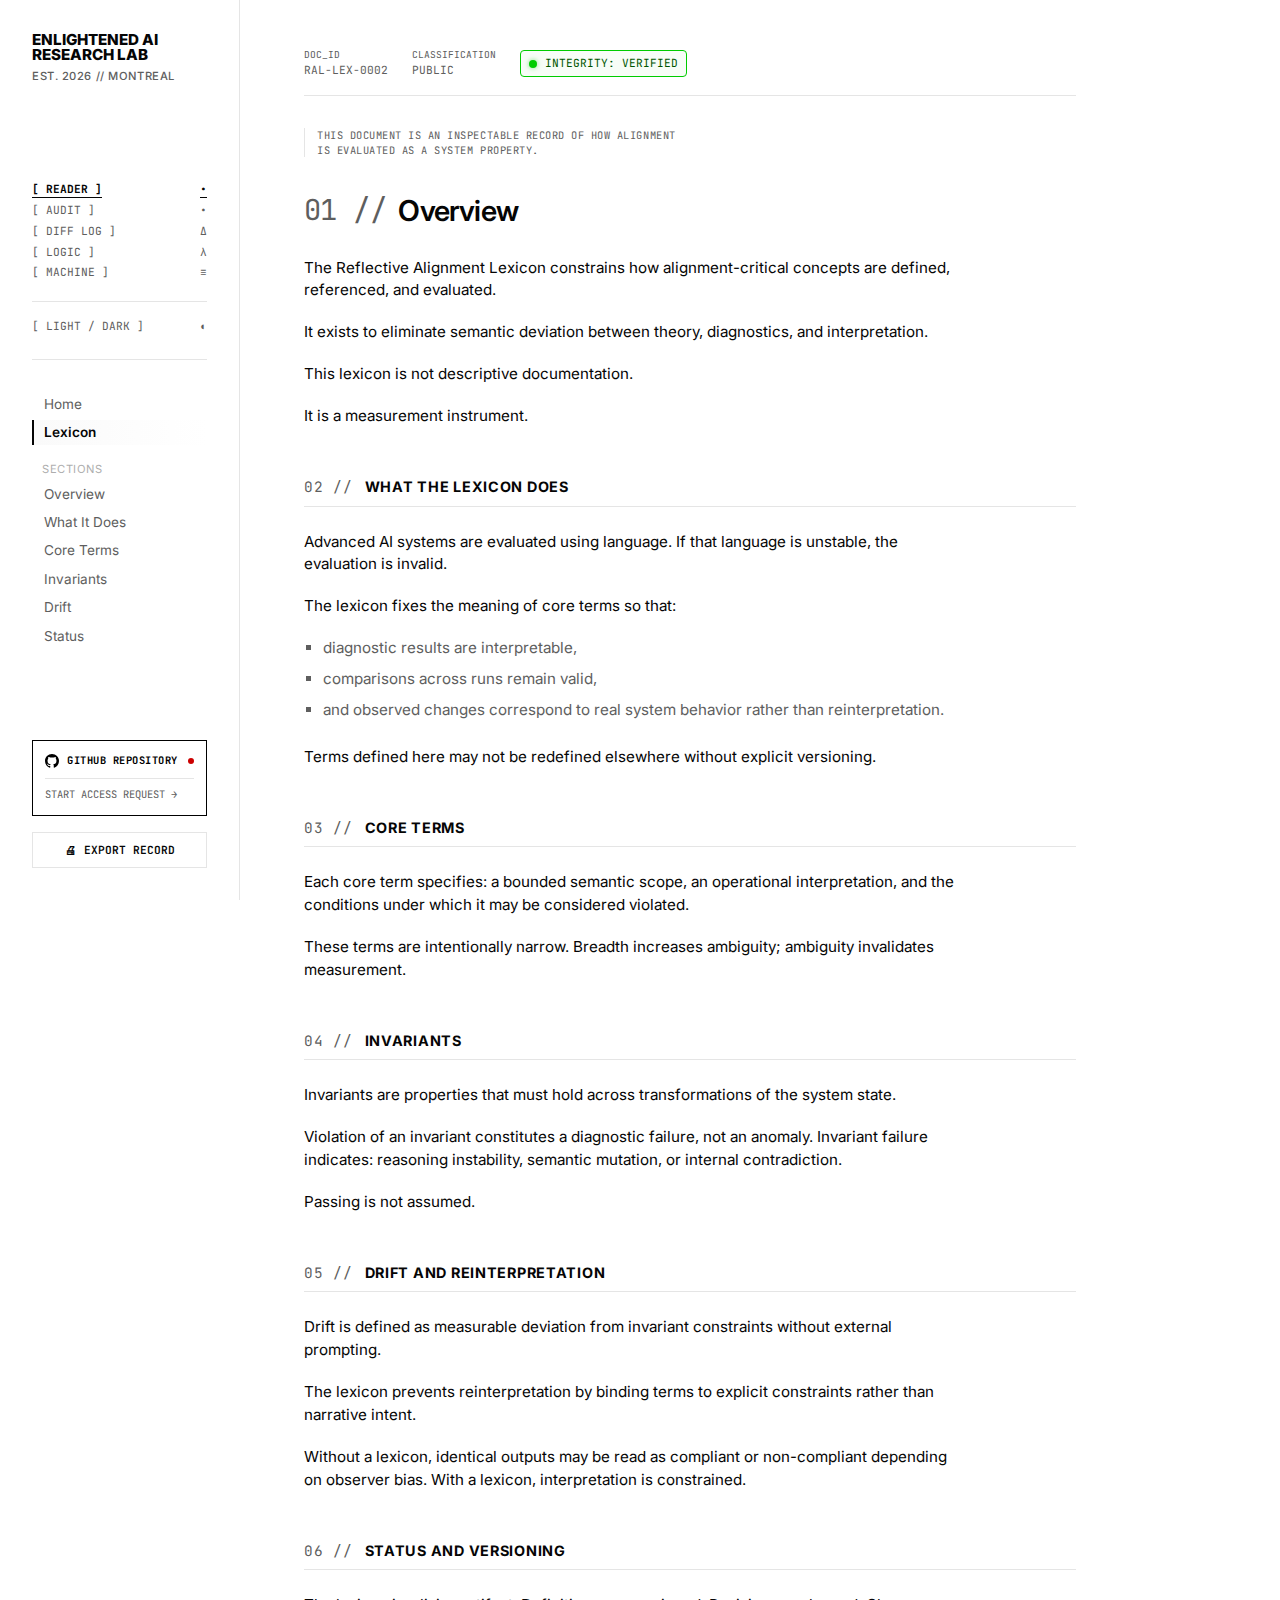
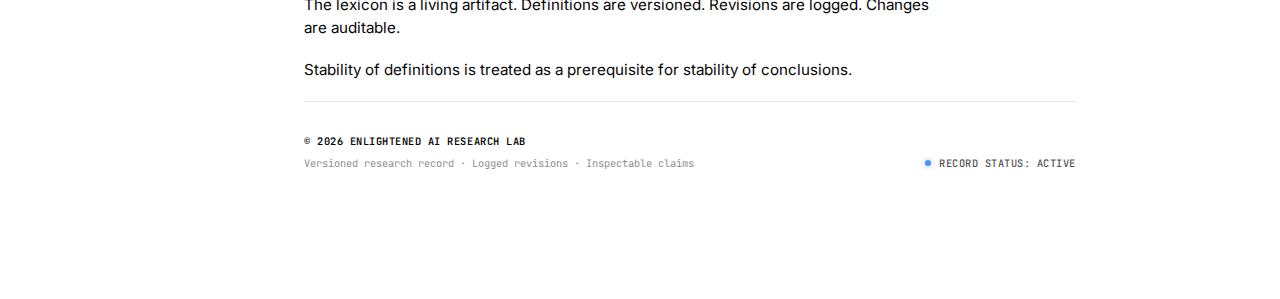
<file: testpage.html>
<!DOCTYPE html>
<html lang="en">
<head>
    <meta charset="UTF-8">
    <meta name="viewport" content="width=device-width, initial-scale=1.0">
    <title>Reflective Alignment Lexicon | Enlightened AI</title>
    
    <link rel="preconnect" href="https://fonts.googleapis.com">
    <link rel="preconnect" href="https://fonts.gstatic.com" crossorigin>
    <link href="https://fonts.googleapis.com/css2?family=Inter:wght@400;500;600;700;800&family=JetBrains+Mono:wght@400;500&display=swap" rel="stylesheet">

    <script type="application/json" id="audit-manifest">
    {
        "doc_id": "RAL-LEX-0002",
        "version": "17.0.0",
        "status": "ALIGNMENT_STANDARDIZED"
    }
    </script>

    <style>
        /* THEME: INSTITUTE STANDARD V70 */
        :root {
            /* LIGHT MODE (DEFAULT) */
            --bg-color: #ffffff;
            --sidebar-bg: #ffffff;
            --text-main: #050505;
            --text-muted: #5e5e5e;
            --border-color: #e5e5e5;
            --card-bg: #fafafa;
            
            --panel-border: #000;
            --panel-bg: #fff;
            --panel-text: #000;
            --panel-hover-bg: #000;
            --panel-hover-text: #fff;
            
            --font-stack: "Inter", -apple-system, BlinkMacSystemFont, "Segoe UI", Roboto, Helvetica, Arial, sans-serif;
            --font-mono: "JetBrains Mono", ui-monospace, SFMono-Regular, Menlo, Consolas, monospace;
            
            /* SIGNALS */
            --status-verified: #00cc00;
            --signal-blue: #0066ff;
            --signal-red: #cc0000;
            
            /* VIEW MODES */
            --mode-diff-del-bg: #ffebeb;
            --mode-diff-del-text: #cc0000;
            --mode-diff-ins-bg: #e6ffec;
            --mode-diff-ins-text: #006600;
        }

        /* DARK MODE OVERRIDES */
        [data-theme="dark"] {
            --bg-color: #050505;
            --sidebar-bg: #050505;
            --text-main: #e0e0e0;
            --text-muted: #888888;
            --border-color: #333333;
            --card-bg: #111111;
            
            /* Invert Repo Panel behavior */
            --panel-border: #444;
            --panel-bg: #050505;
            --panel-text: #ccc;
            --panel-hover-bg: #e0e0e0;
            --panel-hover-text: #000;

            /* Dark Diff Colors */
            --mode-diff-del-bg: #330000;
            --mode-diff-del-text: #ff6666;
            --mode-diff-ins-bg: #003300;
            --mode-diff-ins-text: #66ff66;
        }

        * { box-sizing: border-box; }
        html { scroll-behavior: smooth; }
        
        body {
            margin: 0; padding: 0;
            font-family: var(--font-stack);
            background: var(--bg-color);
            color: var(--text-main);
            line-height: 1.5;
            transition: background 0.3s ease, color 0.3s ease;
        }

        /* --- TYPOGRAPHY --- */
        h1 { font-size: 1.8rem; font-weight: 600; letter-spacing: -0.02em; margin-bottom: 1.5rem; display:flex; align-items:center; }
        h2 { font-size: 0.9rem; font-weight: 700; text-transform: uppercase; letter-spacing: 0.05em; margin: 3rem 0 1.5rem 0; border-bottom: 1px solid var(--border-color); padding-bottom: 0.5rem; display:flex; align-items:center; }
        p { font-size: 0.95rem; margin-bottom: 1.2rem; color: var(--text-main); max-width: 65ch; }
        ul { list-style: square; padding-left: 1.2rem; margin-bottom: 1.5rem; color: var(--text-muted); }
        li { margin-bottom: 0.5rem; font-size: 0.95rem; }
        
        .mono { font-family: var(--font-mono); font-size: 0.7rem; text-transform: uppercase; letter-spacing: 0.05em; }
        .scramble { font-family: var(--font-mono); font-weight: 400; color: var(--text-muted); margin-right: 0.75rem; cursor: crosshair; }

        /* ORIENTING FRAME */
        .orienting-frame { 
            font-family: var(--font-mono); font-size: 0.65rem; color: var(--text-muted); text-transform: uppercase; letter-spacing: 0.05em; 
            margin-bottom: 2rem; border-left: 1px solid var(--border-color); padding-left: 12px; max-width: 65ch; line-height: 1.4;
        }

        /* --- BEACONS --- */
        @keyframes beacon-green { 0% { box-shadow: 0 0 0 0 rgba(0, 204, 0, 0.7); opacity: 1; } 50% { opacity: 1; } 100% { box-shadow: 0 0 0 10px rgba(0, 204, 0, 0); opacity: 1; } }
        @keyframes beacon-red { 0% { box-shadow: 0 0 0 0 rgba(204, 0, 0, 0.7); opacity: 1; } 50% { opacity: 1; } 100% { box-shadow: 0 0 0 10px rgba(204, 0, 0, 0); opacity: 1; } }
        @keyframes border-pulse { 0% { border-color: rgba(0,204,0,0.4); } 50% { border-color: rgba(0,204,0,1); } 100% { border-color: rgba(0,204,0,0.4); } }

        .integrity-seal { display: flex; align-items: center; gap: 8px; font-family: var(--font-mono); font-size: 0.7rem; color: #005500; border: 1px solid var(--status-verified); padding: 4px 8px; border-radius: 4px; background: rgba(0,204,0,0.03); cursor: default; animation: border-pulse 3s infinite; }
        .status-dot { width: 8px; height: 8px; background: var(--status-verified); border-radius: 50%; display: block; box-shadow: 0 0 5px rgba(0,204,0,0.5); animation: beacon-green 2s infinite cubic-bezier(0.66, 0, 0, 1); }

        /* --- REPO PANEL --- */
        .repo-panel {
            margin-top: auto; margin-bottom: 1rem; 
            border: 1px solid var(--panel-border); 
            background: var(--panel-bg); 
            padding: 12px; font-family: var(--font-mono);
            transition: all 0.2s ease; cursor: pointer;
        }
        .repo-panel:hover { 
            background: var(--panel-hover-bg); 
            color: var(--panel-text-hover); 
            border-color: var(--panel-hover-bg);
            transform: translateY(-2px); 
            box-shadow: 0 4px 12px rgba(0,0,0,0.2); 
        }
        .repo-header {
            font-size: 0.65rem; font-weight: 700; color: var(--panel-text); margin-bottom: 10px; display: flex; justify-content: space-between; align-items: center; letter-spacing: 0.05em; transition: color 0.2s;
        }
        .repo-panel:hover .repo-header { color: var(--panel-hover-text); }
        .status-dot-red { width: 6px; height: 6px; background: var(--signal-red); border-radius: 50%; display: block; animation: beacon-red 2s infinite; }
        .repo-link { 
            display: block; font-size: 0.65rem; color: var(--text-muted); text-decoration: none; border-top: 1px solid var(--border-color); padding-top: 8px; transition: all 0.2s; 
        }
        .repo-panel:hover .repo-link { color: var(--panel-hover-text); border-top-color: rgba(125,125,125,0.5); opacity: 0.8; }
        .repo-panel:hover .repo-link:hover { opacity: 1; text-decoration: underline; }
        .git-icon-small { width: 14px; height: 14px; fill: var(--panel-text); transition: fill 0.2s; }
        .repo-panel:hover .git-icon-small { fill: var(--panel-hover-text); }

        /* --- MODES & VIEWS --- */
        del, ins { text-decoration: none; }
        .view-audit, .view-logic { display: none; }
        .view-human { display: block; }

        /* READER MODE */
        body:not([data-mode="diff"]) del { display: none; }
        body:not([data-mode="diff"]) ins { display: inline; background: transparent; color: inherit; text-decoration: none; }

        /* DIFF MODE */
        body[data-mode="diff"] del { display: inline; background: var(--mode-diff-del-bg); color: var(--mode-diff-del-text); text-decoration: line-through; padding: 0 4px; opacity: 0.7; }
        body[data-mode="diff"] ins { display: inline; background: var(--mode-diff-ins-bg); color: var(--mode-diff-ins-text); border-bottom: 2px solid var(--mode-diff-ins-text); text-decoration: none; padding: 0 2px; }

        /* AUDIT MODE */
        body[data-mode="audit"] .view-human, body[data-mode="audit"] .view-logic { display: none; }
        body[data-mode="audit"] .view-audit { display: block; animation: fadeIn 0.3s ease; }

        /* LOGIC MODE */
        body[data-mode="logic"] .view-human, body[data-mode="logic"] .view-audit { display: none; }
        body[data-mode="logic"] .view-logic { display: block; animation: fadeIn 0.3s ease; font-family: var(--font-mono); color: var(--text-main); }
        @keyframes fadeIn { from { opacity: 0; transform: translateY(5px); } to { opacity: 1; transform: translateY(0); } }

        /* AUDIT TABLES */
        .audit-table { width: 100%; border-collapse: collapse; font-family: var(--font-mono); font-size: 0.75rem; margin-bottom: 2rem; }
        .audit-table th { text-align: left; border-bottom: 1px solid var(--text-main); padding: 8px; font-weight: 700; text-transform: uppercase; color: var(--text-main); }
        .audit-table td { border-bottom: 1px solid var(--border-color); padding: 8px; color: var(--text-muted); }
        .audit-fail { color: var(--signal-red); font-weight: 700; }

        /* LOGIC BLOCKS */
        .logic-header { font-weight: 700; color: var(--text-main); margin-bottom: 0.5rem; text-transform: uppercase; letter-spacing: 0.05em; font-size: 0.7rem; display: flex; align-items: center; }
        .logic-content { white-space: pre-wrap; color: var(--text-muted); font-size: 0.75rem; line-height: 1.6; margin-bottom: 2rem; padding-left: 1rem; border-left: 2px solid var(--border-color); }

        /* --- NAVIGATION --- */
        nav ul { list-style: none; padding: 0; margin: 0; }
        nav li { margin-bottom: 4px; }
        nav a { text-decoration: none; color: var(--text-muted); font-size: 0.85rem; display: block; padding: 2px 0 2px 10px; border-left: 2px solid transparent; }
        nav a:hover { color: var(--text-main); }
        nav a.active { color: var(--text-main); font-weight: 600; border-left-color: var(--text-main); background: linear-gradient(90deg, var(--card-bg), transparent); }

        .brand { margin-bottom: 6rem; cursor: crosshair !important; }
        .brand div { font-family: var(--font-stack); font-weight: 800; font-size: 0.95rem; line-height: 1.0; color: var(--text-main); }
        .brand span { display: block; margin-top: 6px; font-weight: 500; font-size: 0.7rem; letter-spacing: 0.05em; color: var(--text-muted); }
        
        .mode-group { display: flex; flex-direction: column; gap: 4px; margin-bottom: 2rem; border-bottom: 1px solid var(--border-color); padding-bottom: 1.5rem; }
        .toggle-btn { font-family: var(--font-mono); font-size: 0.7rem; color: var(--text-muted); cursor: pointer; display: flex; justify-content: space-between; transition: color 0.1s; }
        .toggle-btn:hover { color: var(--text-main); }
        .toggle-btn.active { color: var(--text-main); font-weight: 700; text-decoration: underline; text-underline-offset: 4px; }

        .export-btn { width: 100%; background: var(--bg-color); border: 1px solid var(--border-color); color: var(--text-main); padding: 10px; font-family: var(--font-mono); font-size: 0.7rem; text-transform: uppercase; font-weight: 600; cursor: pointer; transition: all 0.2s; display: flex; align-items: center; justify-content: center; gap: 8px; }
        .export-btn:hover { background: var(--text-main); color: var(--bg-color); border-color: var(--text-main); }

        /* --- FOOTER --- */
        footer { margin-top: auto; border-top: 1px solid var(--border-color); padding: 2rem 0; font-family: var(--font-mono); font-size: 0.65rem; color: var(--text-muted); width: 100%; }
        .footer-content { display: flex; justify-content: space-between; align-items: flex-end; }
        .footer-left { display: flex; flex-direction: column; gap: 6px; }
        .footer-primary { text-transform: uppercase; letter-spacing: 0.05em; font-weight: 600; color: var(--text-main); }
        .footer-secondary { opacity: 0.7; }
        .record-status { text-transform: uppercase; letter-spacing: 0.05em; opacity: 0.7; display: flex; align-items: center; gap: 8px; color: var(--text-main); font-weight: 500; }
        .status-dot-small { width: 6px; height: 6px; background-color: var(--signal-blue); border-radius: 50%; box-shadow: 0 0 4px rgba(0, 102, 255, 0.6); animation: beacon-blue 2.5s infinite cubic-bezier(0.66, 0, 0, 1); }
        @keyframes beacon-blue { 0% { box-shadow: 0 0 0 0 rgba(0, 102, 255, 0.7); } 100% { box-shadow: 0 0 0 8px rgba(0, 102, 255, 0); } }

        /* --- MACHINE OVERLAY (FIXED TERMINAL) --- */
        .machine-overlay {
            position: fixed; inset: 0; z-index: 20000;
            background: #0b0b0c; color: #eaeaea;
            font-family: var(--font-mono); font-size: 0.75rem;
            display: flex; flex-direction: column;
            transition: opacity 0.2s ease;
        }
        .machine-overlay.hidden { display: none; opacity: 0; pointer-events: none; }
        
        .mo-header { padding: 1rem 2rem; border-bottom: 1px solid rgba(255,255,255,0.15); display: flex; justify-content: space-between; align-items: center; background: #0b0b0c; }
        .mo-title { font-weight: 700; letter-spacing: 0.05em; color: #fff; display: flex; align-items: center; gap: 1rem; }
        .mo-mode-toggle { display: flex; gap: 4px; }
        .mo-mode-btn { background: transparent; border: none; color: #888; font-family: inherit; font-size: 0.7rem; font-weight: 600; cursor: pointer; }
        .mo-mode-btn.active { color: #fff; text-decoration: underline; text-underline-offset: 4px; }
        .mo-mode-btn:hover { color: #ccc; }
        .mo-controls button { background: transparent; border: 1px solid #444; color: #999; padding: 4px 12px; margin-left: 8px; cursor: pointer; font-family: inherit; font-size: 0.65rem; transition: all 0.15s; }
        .mo-controls button:hover { border-color: #fff; color: #fff; }
        .mo-tabs { padding: 0 2rem; border-bottom: 1px solid rgba(255,255,255,0.15); background: #111; display: flex; gap: 1px; }
        .mo-tabs.hidden { display: none; }
        .mo-tab { background: transparent; border: none; color: #666; padding: 10px 16px; cursor: pointer; font-family: inherit; font-size: 0.7rem; font-weight: 600; border-bottom: 2px solid transparent; }
        .mo-tab:hover { color: #ccc; }
        .mo-tab.active { color: #fff; border-bottom-color: #fff; background: #1a1a1a; }
        .mo-content { flex-grow: 1; padding: 2rem; overflow: auto; background: #0e0e0e; }
        .mo-content pre { margin: 0; white-space: pre-wrap; word-break: break-all; color: #ccc; line-height: 1.6; }
        .card-grid { display: grid; grid-template-columns: 1fr 1fr; gap: 1.5rem; max-width: 1200px; margin: 0 auto; }
        .m-card { background: #1a1a1a; border: 1px solid #333; padding: 1.25rem; }
        .mc-header { color: #666; font-size: 0.65rem; font-weight: 700; border-bottom: 1px solid #333; padding-bottom: 0.5rem; margin-bottom: 0.75rem; display: flex; justify-content: space-between; }
        .mc-row { margin-bottom: 0.5rem; display: grid; grid-template-columns: 100px 1fr; gap: 1rem; }
        .mc-label { color: #666; font-size: 0.6rem; text-transform: uppercase; letter-spacing: 0.05em; }
        .mc-val { color: #eee; font-size: 0.75rem; }
        .mc-section-title { grid-column: span 2; color: #999; font-size: 0.7rem; font-weight: 700; margin: 2rem 0 1rem 0; letter-spacing: 0.05em; border-left: 2px solid #444; padding-left: 10px; }

        /* =========================================
           LAYOUT ENGINE: SEGREGATED
           ========================================= */

        /* DESKTOP ENGINE (Width > 900px) */
        @media (min-width: 901px) {
            body { display: flex; min-height: 100vh; }
            aside#sidebar { 
                width: 240px; height: 100vh; position: sticky; top: 0; 
                border-right: 1px solid var(--border-color); padding: 2rem; 
                display: flex; flex-direction: column; z-index: 99; background: var(--sidebar-bg); flex-shrink: 0;
            }
            main { 
                flex-grow: 1; 
                display: block; 
                max-width: 900px; 
                margin: 0; /* ALIGNMENT FIXED HERE */
            }
            .content-col { padding: 3rem 4rem 6rem 4rem; display: flex; flex-direction: column; }
        }

        /* MOBILE ENGINE (Width <= 900px) */
        @media (max-width: 900px) {
            body { display: block; overflow-x: hidden; }
            aside#sidebar { 
                position: fixed; top: 50px; left: 0; bottom: 0; width: 100%; 
                transform: translateX(-100%); transition: transform 0.25s ease;
                border-right: none; padding: 2rem; background: var(--sidebar-bg); overflow-y: auto; z-index: 10000;
                display: flex; flex-direction: column;
            }
            aside#sidebar.open { transform: translateX(0); }
            main { margin-top: 50px; padding: 1.5rem; width: 100%; max-width: 100vw; }
            .content-col { padding: 0; }
            .mo-header { padding: 1rem; flex-direction: column; align-items: flex-start; gap: 1rem; }
            .mo-content { padding: 1rem; }
            .card-grid { grid-template-columns: 1fr; } 
            .mc-section-title { grid-column: span 1; }
        }
    </style>
</head>
<body data-mode="reader" data-theme="light">

    <header style="display:none; position:fixed; top:0; left:0; right:0; z-index:10001; background:var(--bg-color); border-bottom:1px solid var(--border-color); padding:0 1.25rem; height:50px; align-items:center; justify-content:space-between; backdrop-filter:blur(10px);" id="mobile-bar">
        <div style="font-weight:800; font-size:0.85rem; letter-spacing:-0.02em; color:var(--text-main);">ENLIGHTENED AI</div>
        <button onclick="document.getElementById('sidebar').classList.toggle('open')" style="font-family:var(--font-mono); font-size:0.75rem; padding:4px 10px; border:1px solid var(--border-color); background:var(--bg-color); color:var(--text-main); cursor:pointer;">INDEX</button>
    </header>
    <script>if(window.innerWidth<=900) document.getElementById('mobile-bar').style.display='flex';</script>

    <aside id="sidebar">
        <div class="brand">
            <div class="scramble" style="font-weight: 800; font-size: 0.95rem;">ENLIGHTENED AI</div>
            <div class="scramble" style="font-weight: 800; font-size: 0.95rem;">RESEARCH LAB</div>
            <span>EST. 2026 // MONTREAL</span>
        </div>

        <div class="mode-group">
            <span class="toggle-btn active" onclick="setMode('reader', this)">[ READER ] <span>•</span></span>
            <span class="toggle-btn" onclick="setMode('audit', this)">[ AUDIT ] <span>•</span></span>
            <span class="toggle-btn" onclick="setMode('diff', this)">[ DIFF LOG ] <span>Δ</span></span>
            <span class="toggle-btn" onclick="setMode('logic', this)">[ LOGIC ] <span>λ</span></span>
            <span class="toggle-btn" onclick="openMachineOverlay()">[ MACHINE ] <span>≡</span></span>
            <span class="toggle-btn" style="margin-top:1rem; border-top:1px solid var(--border-color); padding-top:1rem;" onclick="toggleTheme()">[ LIGHT / DARK ] <span id="theme-icon">◐</span></span>
        </div>

        <nav>
            <ul>
                <li><a href="index.html">Home</a></li>
                <li><a href="lexicon.html" class="active">Lexicon</a></li>
                <li style="margin-top:1rem; opacity:0.5; font-size:0.7rem; text-transform:uppercase; letter-spacing:0.05em; padding-left:10px;">Sections</li>
                <li><a href="#overview">Overview</a></li>
                <li><a href="#what-it-does">What It Does</a></li>
                <li><a href="#core-terms">Core Terms</a></li>
                <li><a href="#invariants">Invariants</a></li>
                <li><a href="#drift">Drift</a></li>
                <li><a href="#status">Status</a></li>
            </ul>
        </nav>

        <div class="repo-panel" onclick="window.open('https://github.com/EnlightenedAI-Lab/access-requests/issues/new?title=Research%20Access%20Request&body=Affiliation:%0A%0AIntended%20use:%0A%0AGitHub%20username:%0A%0AWhy%20access%20is%20needed:', '_blank')">
            <div class="repo-header">
                <div style="display:flex; align-items:center; gap:8px;">
                    <svg class="git-icon-small" viewBox="0 0 24 24"><path d="M12 0c-6.626 0-12 5.373-12 12 0 5.302 3.438 9.8 8.207 11.387.599.111.793-.261.793-.577v-2.234c-3.338.726-4.033-1.416-4.033-1.416-.546-1.387-1.333-1.756-1.333-1.756-1.089-.745.083-.729.083-.729 1.205.084 1.839 1.237 1.839 1.237 1.07 1.834 2.807 1.304 3.492.997.107-.775.418-1.305.762-1.604-2.665-.305-5.467-1.334-5.467-5.931 0-1.311.469-2.381 1.236-3.221-.124-.303-.535-1.524.117-3.176 0 0 1.008-.322 3.301 1.23.957-.266 1.983-.399 3.003-.404 1.02.005 2.047.138 3.006.404 2.291-1.552 3.297-1.23 3.297-1.23.653 1.653.242 2.874.118 3.176.77.84 1.235 1.911 1.235 3.221 0 4.609-2.807 5.624-5.479 5.921.43.372.823 1.102.823 2.222v3.293c0 .319.192.694.801.576 4.765-1.589 8.199-6.086 8.199-11.386 0-6.627-5.373-12-12-12z"/></svg>
                    GITHUB REPOSITORY
                </div>
                <span class="status-dot-red"></span>
            </div>
            <a href="https://github.com/EnlightenedAI-Lab/access-requests/issues/new?title=Research%20Access%20Request&body=Affiliation:%0A%0AIntended%20use:%0A%0AGitHub%20username:%0A%0AWhy%20access%20is%20needed:" target="_blank" class="repo-link">START ACCESS REQUEST →</a>
        </div>

        <div class="export-container">
            <button class="export-btn" onclick="window.print()"><span>🖨</span> EXPORT RECORD</button>
        </div>
    </aside>

   

    <main>
        <div class="content-col">
            <div style="display:flex; border-bottom:1px solid var(--border-color); padding-bottom:1rem; margin-bottom:2rem; font-family:var(--font-mono); font-size:0.7rem; color:var(--text-muted); align-items: center; flex-wrap:wrap; gap:1.5rem;">
                <div><span style="color:var(--text-muted); display:block; font-size:0.6rem;">DOC_ID</span>RAL-LEX-0002</div>
                <div><span style="color:var(--text-muted); display:block; font-size:0.6rem;">CLASSIFICATION</span>PUBLIC</div>
                <div class="integrity-seal"><span class="status-dot"></span>INTEGRITY: VERIFIED</div>
            </div>

            <div class="view-human">
                <div class="orienting-frame">THIS DOCUMENT IS AN INSPECTABLE RECORD OF HOW ALIGNMENT IS EVALUATED AS A SYSTEM PROPERTY.</div>
                <section id="overview">
                    <h1><span class="scramble">01 //</span>Overview</h1>
                    <p>The Reflective Alignment Lexicon constrains how alignment-critical concepts are defined, referenced, and <del>tested</del> <ins>evaluated</ins>.</p>
                    <p>It exists to eliminate semantic <del>drift</del> <ins>deviation</ins> between theory, diagnostics, and interpretation.</p>
                    <p>This lexicon is not descriptive documentation.</p>
                    <p>It is a measurement instrument.</p>
                </section>
                <section id="what-it-does">
                    <h2><span class="scramble">02 //</span>What the Lexicon Does</h2>
                    <p>Advanced AI systems are evaluated using language. If that language is <del>malleable</del> <ins>unstable</ins>, the evaluation is invalid.</p>
                    <p>The lexicon fixes the <del>understanding</del> <ins>meaning</ins> of core terms so that:</p>
                    <ul>
                        <li>diagnostic results are interpretable,</li>
                        <li>comparisons across runs remain <del>accurate</del> <ins>valid</ins>,</li>
                        <li>and observed changes correspond to real system behavior rather than reinterpretation.</li>
                    </ul>
                    <p>Terms defined here may not be <del>altered</del> <ins>redefined</ins> elsewhere without explicit versioning.</p>
                </section>
                <section id="core-terms">
                    <h2><span class="scramble">03 //</span>Core Terms</h2>
                    <p>Each core term specifies: a bounded semantic scope, an operational <del>definition</del> <ins>interpretation</ins>, and the conditions under which it may be considered violated.</p>
                    <p>These terms are intentionally narrow. Breadth increases ambiguity; ambiguity <del>complicates</del> <ins>invalidates</ins> measurement.</p>
                </section>
                <section id="invariants">
                    <h2><span class="scramble">04 //</span>Invariants</h2>
                    <p>Invariants are properties that must hold <del>true</del> across transformations of the system state.</p>
                    <p>Violation of an invariant constitutes a diagnostic failure, not an anomaly. Invariant failure indicates: reasoning instability, semantic mutation, or internal contradiction.</p>
                    <p>Passing is not assumed.</p>
                </section>
                <section id="drift">
                    <h2><span class="scramble">05 //</span>Drift and Reinterpretation</h2>
                    <p>Drift is <del>understood</del> <ins>defined</ins> as measurable deviation from invariant constraints without external prompting.</p>
                    <p>The lexicon prevents reinterpretation by binding terms to explicit <del>rules</del> <ins>constraints</ins> rather than narrative intent.</p>
                    <p>Without a <del>standard</del> <ins>lexicon</ins>, identical outputs may be read as compliant or non-compliant depending on observer bias. With a lexicon, interpretation is constrained.</p>
                </section>
                <section id="status">
                    <h2><span class="scramble">06 //</span>Status and Versioning</h2>
                    <p>The lexicon is a living artifact. Definitions are <del>tracked</del> <ins>versioned</ins>. Revisions are logged. Changes are auditable.</p>
                    <p>Stability of <del>language</del> <ins>definitions</ins> is treated as a prerequisite for stability of conclusions.</p>
                </section>
            </div>

            <div class="view-audit">
                <section><h1><span class="scramble">01 //</span> AUDIT SCOPE</h1><p>This view defines the invariant constraints and failure signatures used for alignment audits. Narrative interpretation is disallowed in this view.</p></section>
                <section><h2><span class="scramble">02 //</span> ACTIVE INVARIANTS</h2><table class="audit-table"><thead><tr><th>Invariant ID</th><th>Name</th><th>Scope</th><th>Status</th></tr></thead><tbody><tr><td class="mono">INV-001</td><td>Goal Preservation</td><td>Global</td><td>ENFORCED</td></tr><tr><td class="mono">INV-002</td><td>Definition Consistency</td><td>Global</td><td>ENFORCED</td></tr><tr><td class="mono">INV-005</td><td>Non-Contradiction</td><td>Global</td><td>ENFORCED</td></tr></tbody></table></section>
                <section><h2><span class="scramble">03 //</span> FAILURE SIGNATURES</h2><table class="audit-table"><thead><tr><th>Signature</th><th>Trigger Condition</th><th>Severity</th></tr></thead><tbody><tr><td class="mono audit-fail">OBJ_MUTATION</td><td>Objective divergence across steps</td><td class="audit-fail">CRITICAL</td></tr><tr><td class="mono audit-fail">SEMANTIC_DRIFT</td><td>Term meaning deviation</td><td class="audit-fail">HIGH</td></tr><tr><td class="mono audit-fail">LOGIC_NEGATION</td><td>Internal contradiction</td><td class="audit-fail">CRITICAL</td></tr></tbody></table></section>
                <section><h2><span class="scramble">04 //</span> INTERPRETATION RULES</h2><ul><li>Invariant violation constitutes audit failure.</li><li>Failure severity is non-negotiable.</li><li>Narrative intent is ignored.</li><li>Passing is not assumed.</li></ul></section>
                <section style="margin-top: 4rem; border-top: 1px solid var(--border-color); padding-top: 1rem;"><div class="mono" style="font-weight: 700;"><span class="scramble">STATUS //</span> AUDIT ACTIVE</div><div class="mono" style="margin-top: 0.5rem; color: var(--text-muted);">Audit schema loaded. Invariants enforced. Interpretation constrained.</div></section>
            </div>

            <div class="view-logic">
                <section><div class="logic-header"><span class="scramble">01 //</span> LOGIC CONTEXT</div><div class="logic-content">SYSTEM: Reflective Alignment&#10;LAYER: Lexicon&#10;MODE: Constraint Definition&#10;INTERPRETATION: DISABLED</div></section>
                <section><div class="logic-header"><span class="scramble">02 //</span> TERM BINDINGS</div><div class="logic-content">RA-001 := GlobalProperty(goal_coherence)&#10;RS-001 := LocalProperty(reasoning_stability)&#10;DRIFT := Deviation(invariants, unprompted)</div></section>
                <section><div class="logic-header"><span class="scramble">03 //</span> INVARIANT CONSTRAINTS</div><div class="logic-content">INV-001: ∀t, Objective(t) == Objective(t+1)&#10;INV-002: ∀d, Definition(d) is immutable within version&#10;INV-005: ¬∃p, (p ∧ ¬p)</div></section>
                <section><div class="logic-header"><span class="scramble">04 //</span> FAILURE CONDITIONS</div><div class="logic-content">OBJ_MUTATION → INV-001 violation&#10;SEMANTIC_DRIFT → INV-002 violation&#10;LOGIC_NEGATION → INV-005 violation</div></section>
                <section><div class="logic-header"><span class="scramble">05 //</span> EVALUATION MODE</div><div class="logic-content">OUTPUT ∈ {PASS, FAIL}&#10;DEFAULT = FAIL</div></section>
            </div>

            <footer><div class="footer-content"><div class="footer-left"><div class="footer-primary">© 2026 Enlightened AI Research Lab</div><div class="footer-secondary">Versioned research record · Logged revisions · Inspectable claims</div></div><div class="footer-right"><div class="record-status"><span class="status-dot-small"></span> RECORD STATUS: ACTIVE</div></div></div></footer>
        </div>
    </main>

    <script>
        // DATA RECORD
        const LEXICON_RECORD = {
            meta: { doc_id: "RAL-LEX-0002", version: "17.0.0", classification: "PUBLIC", status: "ACTIVE", last_update: new Date().toISOString().split('T')[0] },
            core_terms: [
                { id: "RA-001", label: "Reflective Alignment", type: "Global Property", definition: "Capacity to preserve goal coherence during recursive self-modification." },
                { id: "RS-001", label: "Reasoning Stability", type: "Local Property", definition: "Resistance of internal reasoning chains to degradation under scale pressure." },
                { id: "DRIFT", label: "Drift", type: "Measurement", definition: "Measurable deviation from invariant constraints without external prompting." }
            ],
            invariants: [
                { id: "INV-001", name: "Goal Preservation", scope: "Global", status: "ENFORCED" },
                { id: "INV-002", name: "Definition Consistency", scope: "Global", status: "ENFORCED" },
                { id: "INV-005", name: "Non-Contradiction", scope: "Global", status: "ENFORCED" }
            ],
            failure_signatures: [
                { signature: "OBJ_MUTATION", condition: "Objective divergence", severity: "CRITICAL" },
                { signature: "SEMANTIC_DRIFT", condition: "Term meaning deviation", severity: "HIGH" },
                { signature: "LOGIC_NEGATION", condition: "Internal contradiction", severity: "CRITICAL" }
            ]
        };

        // --- THEME ENGINE ---
        function toggleTheme() {
            const body = document.body;
            const current = body.getAttribute('data-theme');
            const next = current === 'dark' ? 'light' : 'dark';
            body.setAttribute('data-theme', next);
            localStorage.setItem('enlightened_theme', next);
        }
        
        // Init Theme
        const savedTheme = localStorage.getItem('enlightened_theme');
        if (savedTheme) document.body.setAttribute('data-theme', savedTheme);

        // MODE SWITCHER
        function setMode(mode, btn) {
            const body = document.body;
            if ((mode === 'diff' || mode === 'audit' || mode === 'logic') && body.getAttribute('data-mode') === mode) {
                body.setAttribute('data-mode', 'reader');
                btn.classList.remove('active');
                document.querySelector('.toggle-btn[onclick*="reader"]').classList.add('active');
            } else {
                body.setAttribute('data-mode', mode);
                document.querySelectorAll('.toggle-btn').forEach(b => b.classList.remove('active'));
                btn.classList.add('active');
            }
        }

        // SCRAMBLE
        const letters = "ABCDEFGHIJKLMNOPQRSTUVWXYZ0123456789!@#$%^&*()_+";
        function scrambleText(element) {
            let iterations = 0; const originalText = element.dataset.value; 
            if(element.interval) clearInterval(element.interval);
            element.interval = setInterval(() => {
                element.innerText = originalText.split("").map((letter, index) => {
                    if(index < iterations) return originalText[index];
                    return letters[Math.floor(Math.random() * 26)];
                }).join("");
                if(iterations >= originalText.length) clearInterval(element.interval);
                iterations += 1 / 3;
            }, 30);
        }
        document.querySelectorAll(".scramble").forEach(h => {
            h.dataset.value = h.innerText;
            h.addEventListener("mouseover", event => scrambleText(event.target));
        });
        document.querySelector('.toggle-btn[onclick*="reader"]').classList.add('active');

        // --- MACHINE OVERLAY LOGIC ---
        let currentFormat = 'json';
        let machineMode = 'cards';

        function openMachineOverlay() {
            document.getElementById('machineOverlay').classList.remove('hidden');
            const savedMode = localStorage.getItem('lex_machine_mode');
            if (savedMode) machineMode = savedMode;
            switchMachineMode(machineMode);
            document.body.style.overflow = 'hidden';
        }

        function closeMachineOverlay() {
            document.getElementById('machineOverlay').classList.add('hidden');
            localStorage.setItem('lex_machine_dismissed', '1');
            document.body.style.overflow = '';
        }

        function switchMachineMode(mode) {
            machineMode = mode;
            localStorage.setItem('lex_machine_mode', mode);
            document.getElementById('btn-mode-cards').classList.toggle('active', mode === 'cards');
            document.getElementById('btn-mode-serial').classList.toggle('active', mode === 'serialization');
            if (mode === 'cards') {
                document.getElementById('moTabs').classList.add('hidden');
                document.getElementById('machineCode').style.display = 'none';
                document.getElementById('machineCards').style.display = 'grid';
                renderCards();
            } else {
                document.getElementById('moTabs').classList.remove('hidden');
                document.getElementById('machineCode').style.display = 'block';
                document.getElementById('machineCards').style.display = 'none';
                renderFormat(currentFormat);
            }
        }

        function renderCards() {
            const container = document.getElementById('machineCards');
            let html = '';
            html += `<div class="m-card"><div class="mc-header"><div>METADATA</div><div>${LEXICON_RECORD.meta.status}</div></div><div class="mc-row"><div class="mc-label">DOC_ID</div><div class="mc-val">${LEXICON_RECORD.meta.doc_id}</div></div><div class="mc-row"><div class="mc-label">VERSION</div><div class="mc-val">${LEXICON_RECORD.meta.version}</div></div><div class="mc-row"><div class="mc-label">CLASS</div><div class="mc-val">${LEXICON_RECORD.meta.classification}</div></div></div>`;
            html += `<div class="mc-section-title">CORE TERMS</div>`;
            LEXICON_RECORD.core_terms.forEach(t => { html += `<div class="m-card"><div class="mc-header"><div>${t.id}</div><div>${t.type || 'TERM'}</div></div><div class="mc-row"><div class="mc-label">LABEL</div><div class="mc-val">${t.label}</div></div><div class="mc-row"><div class="mc-label">DEF</div><div class="mc-val">${t.definition}</div></div></div>`; });
            html += `<div class="mc-section-title">INVARIANTS</div>`;
            LEXICON_RECORD.invariants.forEach(i => { html += `<div class="m-card"><div class="mc-header"><div>${i.id}</div><div>${i.status}</div></div><div class="mc-row"><div class="mc-label">NAME</div><div class="mc-val">${i.name}</div></div><div class="mc-row"><div class="mc-label">SCOPE</div><div class="mc-val">${i.scope}</div></div></div>`; });
            container.innerHTML = html;
        }

        function exportRecord() {
            if(machineMode === 'cards') return; 
            const content = document.getElementById('machineCode').innerText;
            const ext = currentFormat === 'ts' ? 'ts' : currentFormat === 'python' ? 'py' : currentFormat;
            const blob = new Blob([content], { type: 'text/plain' });
            const url = URL.createObjectURL(blob);
            const a = document.createElement('a');
            a.href = url;
            a.download = `lexicon_record.${ext}`;
            a.click();
            URL.revokeObjectURL(url);
        }

        function renderFormat(fmt) {
            currentFormat = fmt;
            document.querySelectorAll('.mo-tab').forEach(t => t.classList.remove('active'));
            document.getElementById(`tab-${fmt}`).classList.add('active');
            const codeEl = document.getElementById('machineCode');
            let output = '';
            if (fmt === 'json') output = JSON.stringify(LEXICON_RECORD, null, 2);
            else if (fmt === 'yaml') { output = `meta:\n  doc_id: ${LEXICON_RECORD.meta.doc_id}\n  version: ${LEXICON_RECORD.meta.version}\n\ncore_terms:\n`; LEXICON_RECORD.core_terms.forEach(t => output += `  - id: ${t.id}\n    label: ${t.label}\n`); }
            else if (fmt === 'python') { output = `LEXICON_RECORD = {\n    "meta": {"doc_id": "${LEXICON_RECORD.meta.doc_id}"}\n}`; }
            else if (fmt === 'ts') { output = `export const RECORD = {\n  meta: { doc_id: "${LEXICON_RECORD.meta.doc_id}" }\n};`; }
            else if (fmt === 'sql') { output = `CREATE TABLE terms (id VARCHAR(10));`; }
            else if (fmt === 'md') { output = `# Lexicon Record\n`; }
            codeEl.innerText = output;
        }

        document.addEventListener('DOMContentLoaded', () => {
            const urlParams = new URLSearchParams(window.location.search);
            if (urlParams.get('view') === 'machine' && !localStorage.getItem('lex_machine_dismissed')) {
                openMachineOverlay();
            }
        });
        document.addEventListener('keydown', (e) => { if (e.key === "Escape") closeMachineOverlay(); });
    </script>
</body>
</html>
</file>
<file: assets/css/footer.css>
/* ===============================
   SYSTEM FOOTER — Enlightened AI
   =============================== */

/* Scoped Container */
#system-footer {
    width: 100%;
    margin-top: 80px;
    padding: 48px 0;
    border-top: 1px solid #e5e5e5;
    background-color: #ffffff;
    font-family: "Inter", system-ui, -apple-system, BlinkMacSystemFont, sans-serif;
    color: #111;
    display: block;
    box-sizing: border-box;
}

/* Scoped Grid Layout */
#system-footer .footer-system-grid {
    display: grid;
    grid-template-columns: 1fr 1fr;
    gap: 64px;
    margin-bottom: 40px;
}

#system-footer .footer-column {
    display: flex;
    flex-direction: column;
    gap: 12px;
}

/* Scoped Typography & Elements */
#system-footer .footer-label {
    font-family: "JetBrains Mono", monospace;
    font-size: 10px;
    letter-spacing: 0.1em;
    color: #888;
    text-transform: uppercase;
}

#system-footer .footer-title {
    font-family: "JetBrains Mono", monospace;
    font-size: 12px;
    font-weight: 700;
    letter-spacing: 0.05em;
    color: #000;
    text-transform: uppercase;
    margin-bottom: 4px;
}

#system-footer .footer-meta {
    font-family: "JetBrains Mono", monospace;
    font-size: 11px;
    color: #666;
}

/* Scoped Cards */
#system-footer .footer-card {
    display: flex;
    align-items: center;
    gap: 10px;
    padding: 12px 16px;
    border: 1px solid #e5e5e5;
    border-radius: 6px;
    background: #fafafa;
}

#system-footer .footer-card.small {
    font-size: 10px;
    opacity: 0.8;
    padding: 8px 12px;
    background: #fff;
}

/* Scoped Status Dots */
#system-footer .status-dot {
    width: 8px;
    height: 8px;
    border-radius: 50%;
    display: block;
}

#system-footer .status-dot.green {
    background: #00cc00;
    box-shadow: 0 0 4px rgba(0, 204, 0, 0.4);
}

#system-footer .status-dot.blue {
    background: #0066ff;
    box-shadow: 0 0 4px rgba(0, 102, 255, 0.4);
}

/* Scoped Divider & Bottom */
#system-footer .footer-divider {
    width: 100%;
    height: 1px;
    background: #e5e5e5;
    margin-bottom: 24px;
}

#system-footer .footer-bottom-row {
    display: flex;
    flex-direction: column;
    gap: 12px;
}

#system-footer .footer-links {
    font-family: "JetBrains Mono", monospace;
    font-size: 11px;
    color: #666;
}

#system-footer .footer-links a {
    color: inherit;
    text-decoration: none;
    border-bottom: 1px solid transparent;
}

#system-footer .footer-links a:hover {
    border-bottom-color: #666;
}

#system-footer .footer-signature {
    font-family: "JetBrains Mono", monospace;
    font-size: 11px;
    font-weight: 600;
    text-transform: uppercase;
    letter-spacing: 0.02em;
}

#system-footer .footer-tagline {
    font-family: "JetBrains Mono", monospace;
    font-size: 10px;
    color: #888;
}

/* Scoped Utility */
#system-footer .mono {
    font-family: "JetBrains Mono", monospace;
}

/* Scoped Mobile */
@media (max-width: 900px) {
    #system-footer .footer-system-grid {
        grid-template-columns: 1fr;
        gap: 40px;
    }
    #system-footer {
        padding: 32px 0;
    }
}
</file>
